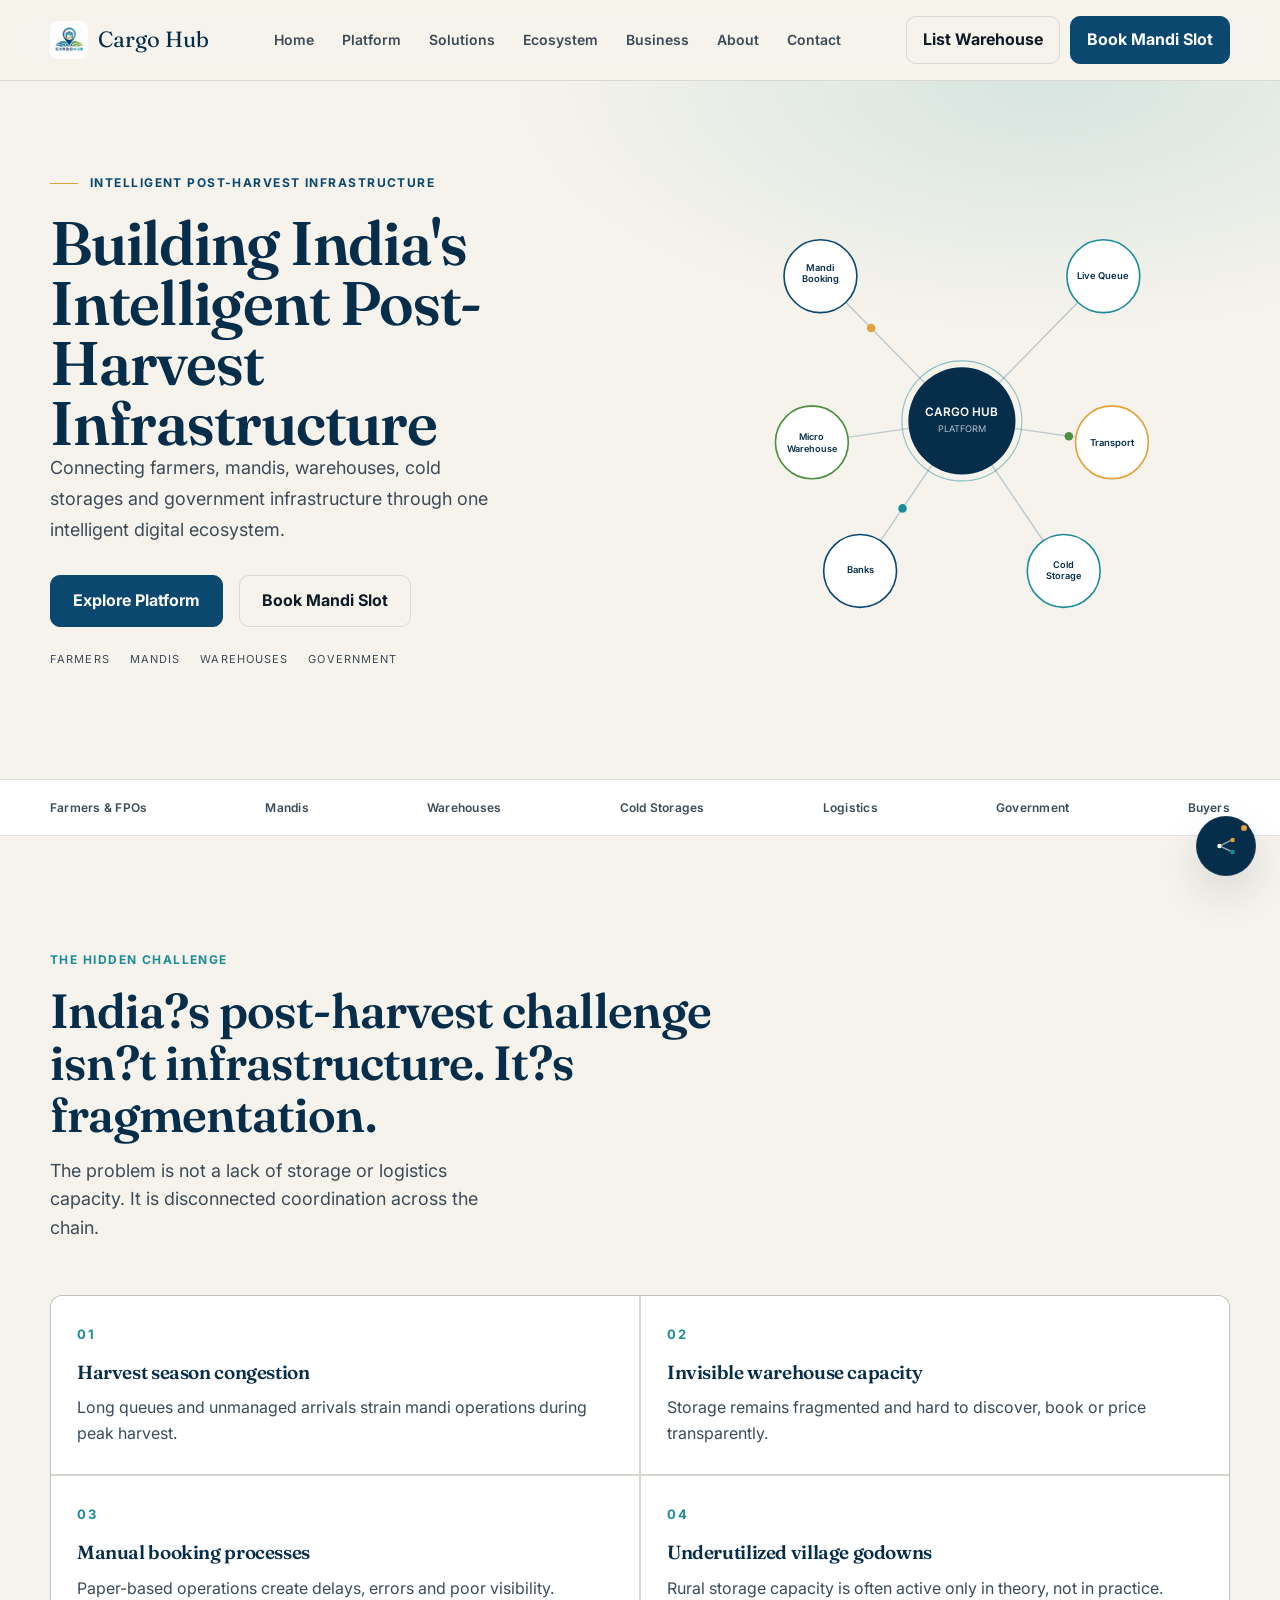
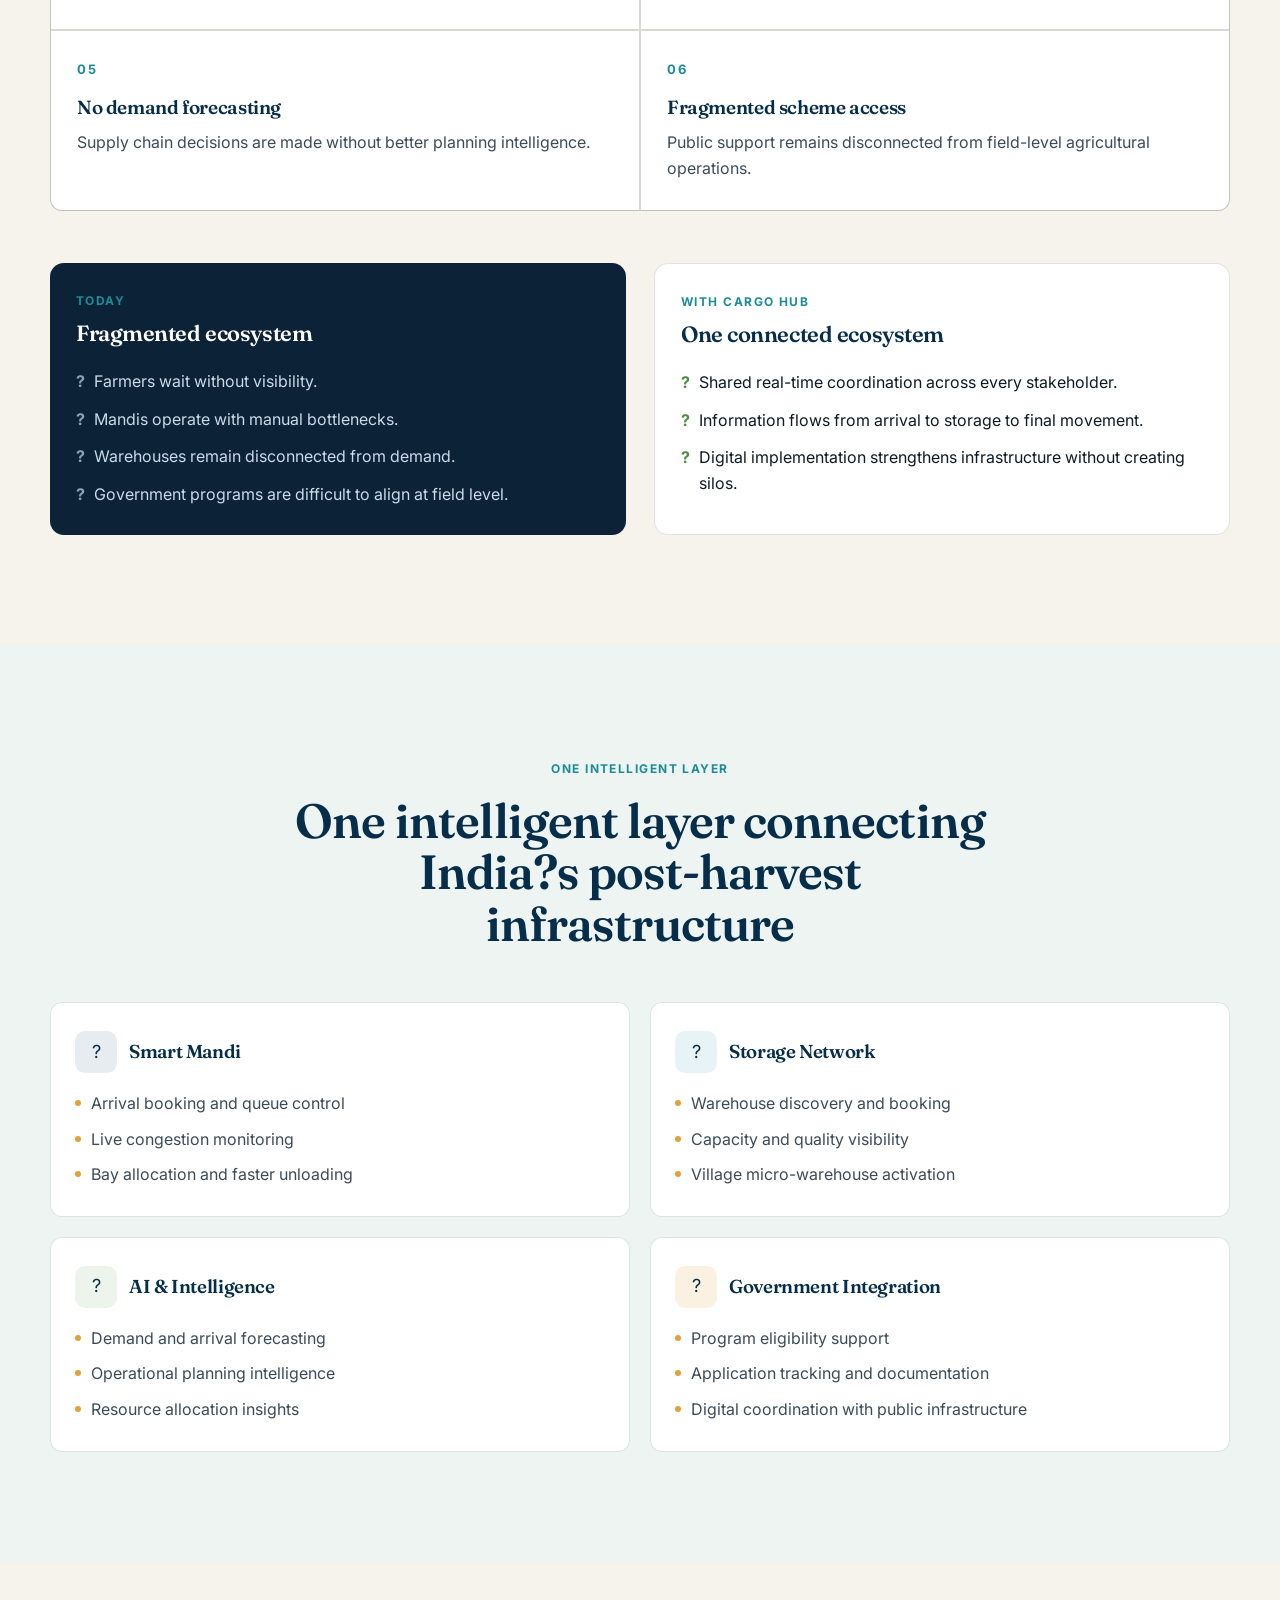
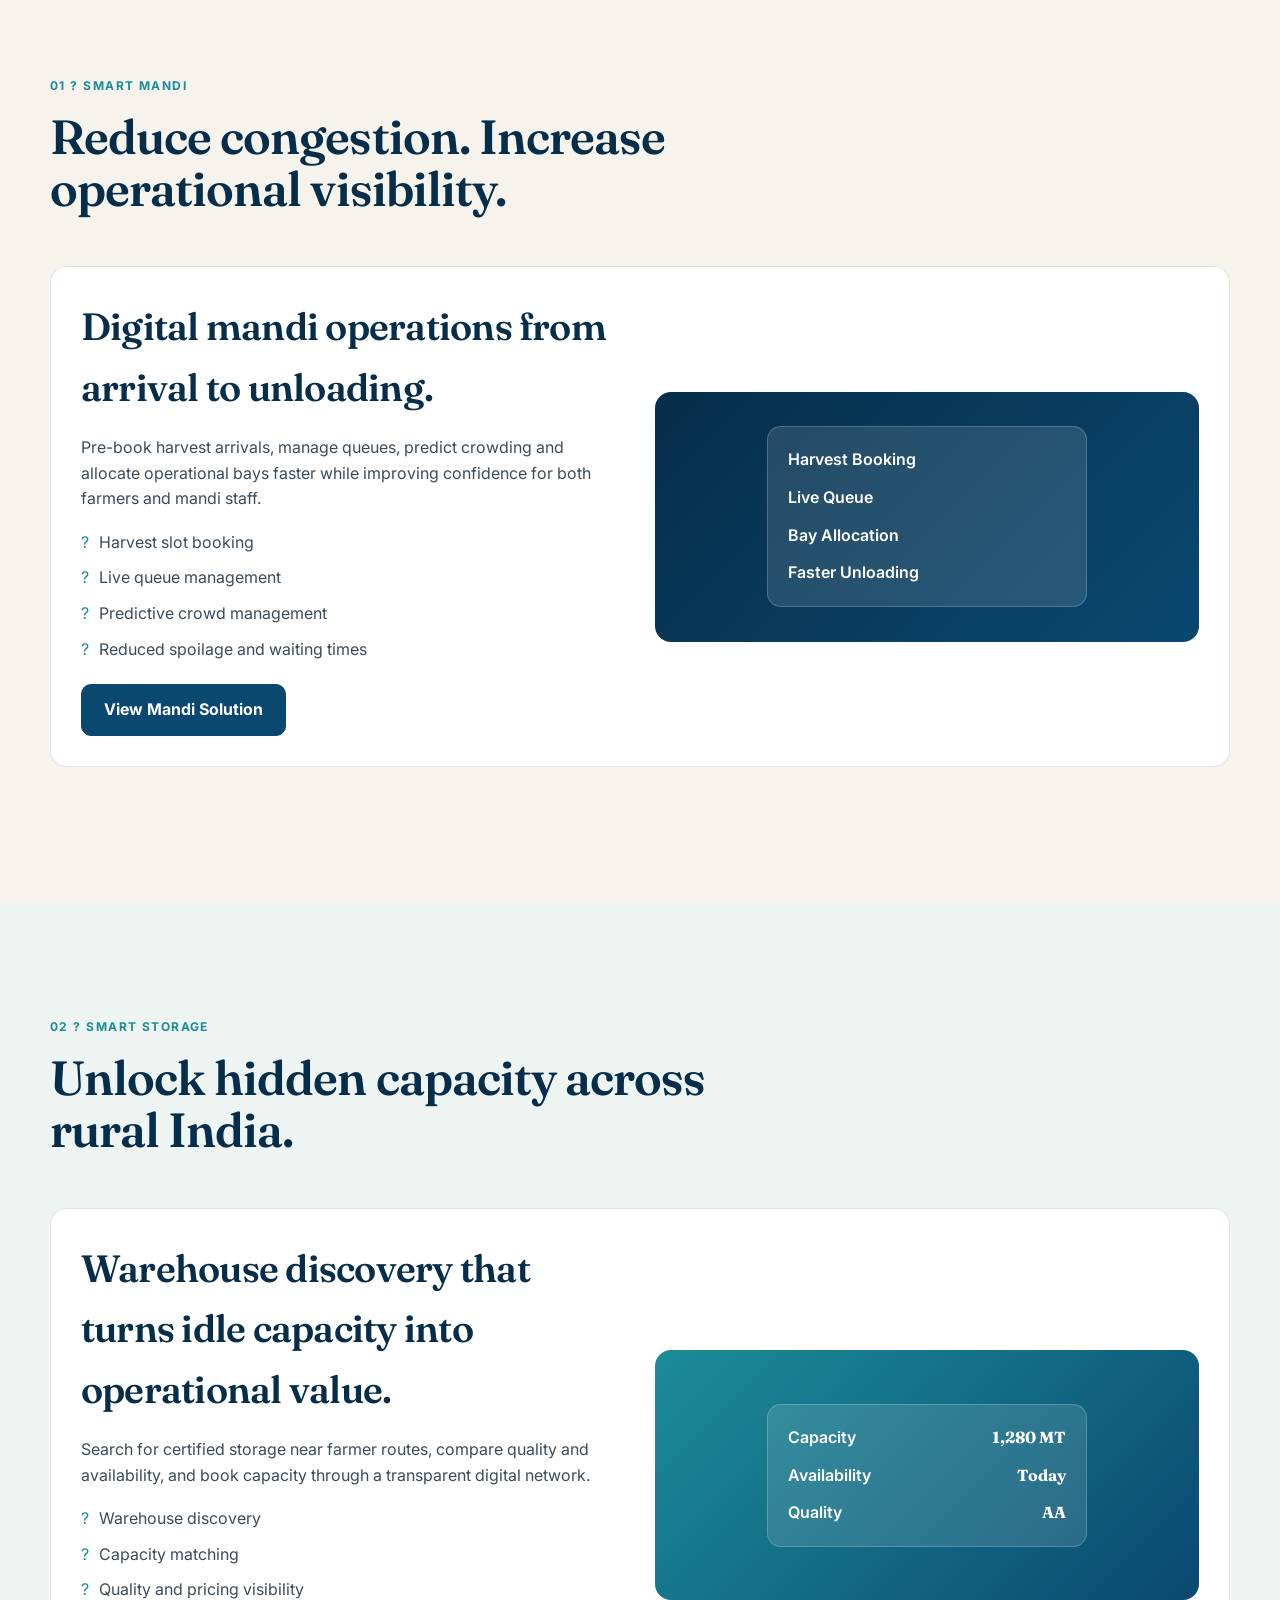
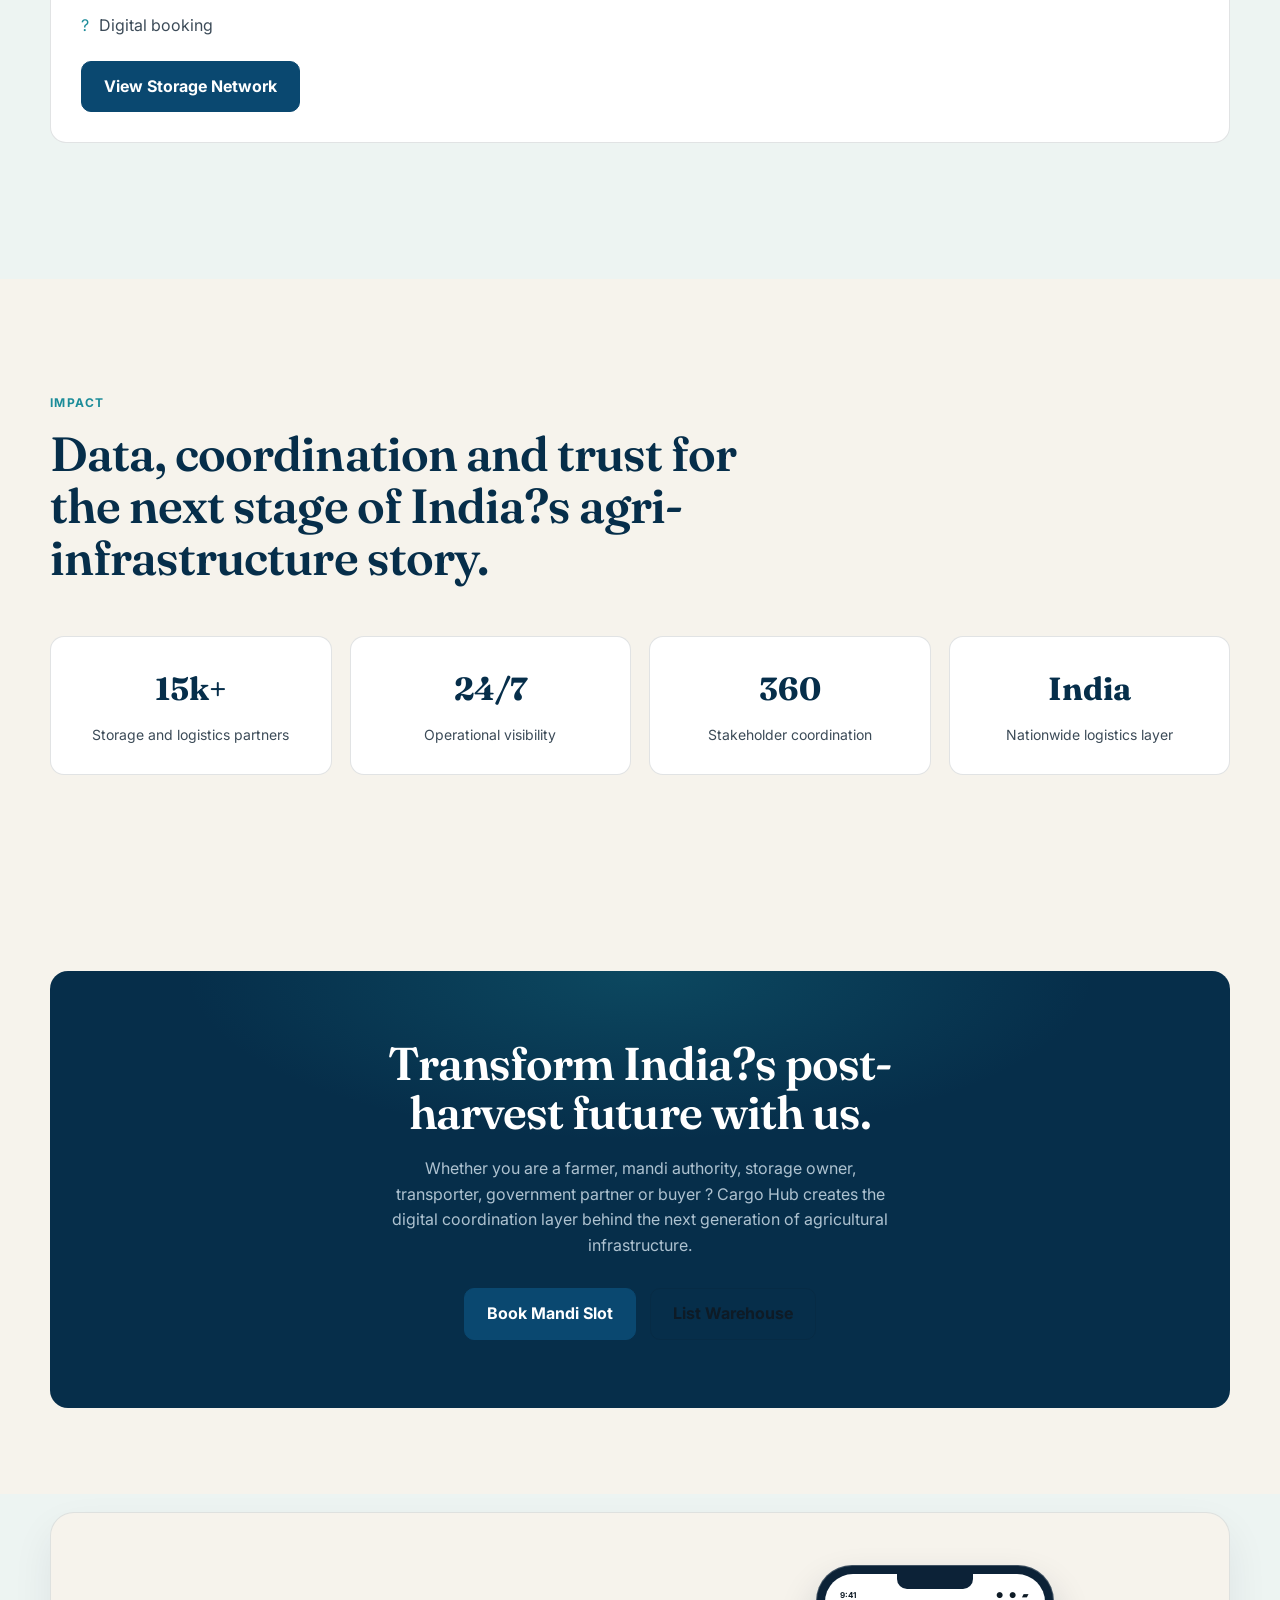
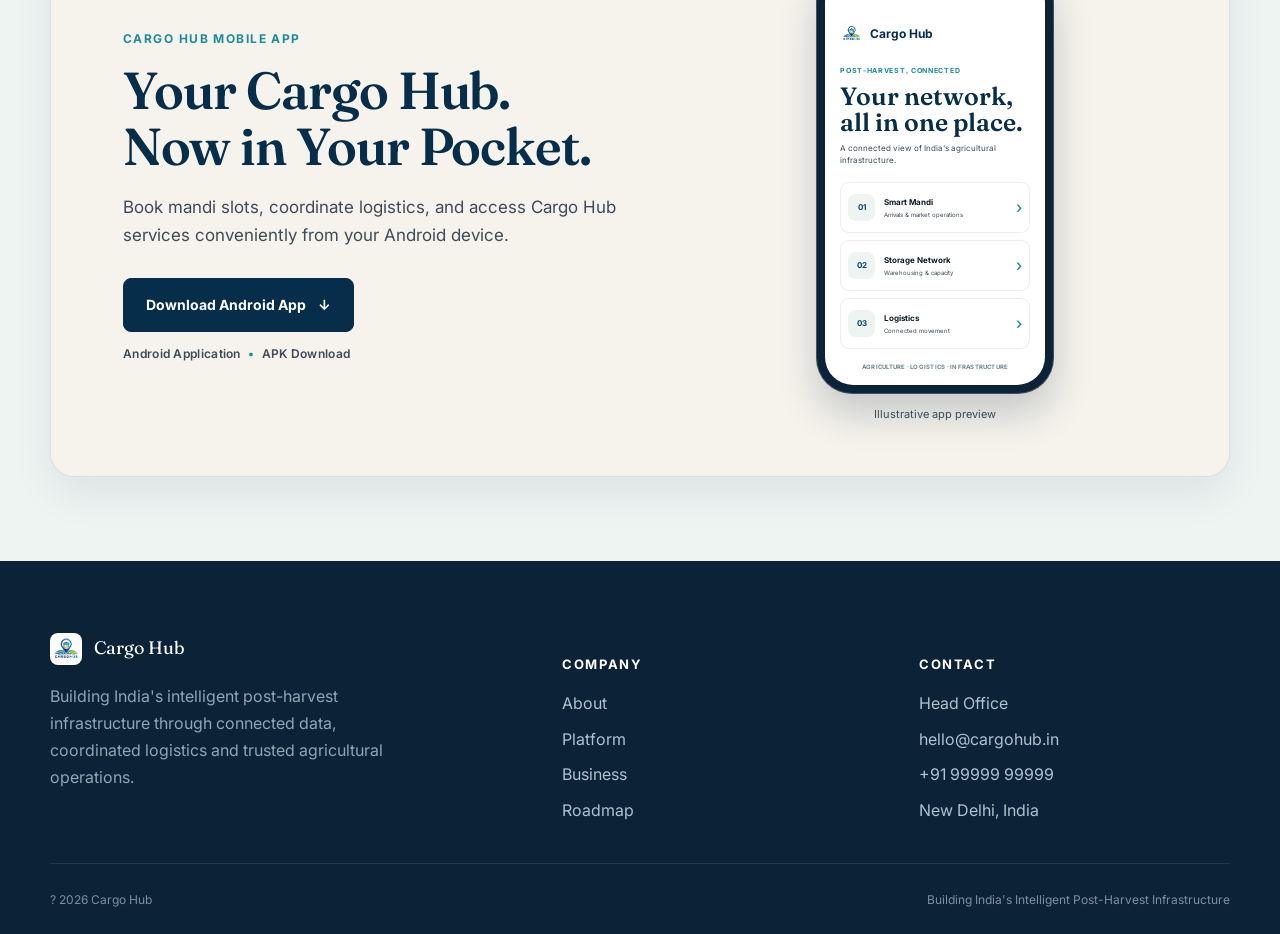
<file: index.html>
<!DOCTYPE html>
<html lang="en">
<head>
  <meta charset="UTF-8" />
  <meta name="viewport" content="width=device-width, initial-scale=1.0" />
  <title>Cargo Hub | Building India's Intelligent Post-Harvest Infrastructure</title>
  <meta name="description" content="Cargo Hub connects farmers, mandis, warehouses, cold storages and government infrastructure through one intelligent digital ecosystem." />
  <meta name="canonical" content="https://example.com/" />
  <meta property="og:title" content="Cargo Hub | Building India's Intelligent Post-Harvest Infrastructure" />
  <meta property="og:description" content="One connected platform for India?s post-harvest infrastructure landscape." />
  <meta property="og:type" content="website" />
  <link rel="icon" href="assets/cargohub-logo.jpeg" />
  <link rel="preconnect" href="https://fonts.googleapis.com" />
  <link rel="preconnect" href="https://fonts.gstatic.com" crossorigin />
  <link href="https://fonts.googleapis.com/css2?family=Fraunces:opsz,wght@9..144,500;9..144,600;9..144,700&family=Inter:wght@400;500;600;700&display=swap" rel="stylesheet" />
  <link rel="stylesheet" href="style.css" />
</head>
<body>
  <header class="navbar">
    <div class="wrap navbar-inner">
      <a href="index.html" class="brand" aria-label="Cargo Hub home">
        <img src="assets/cargohub-logo.jpeg" alt="Cargo Hub logo" />
        <span class="brand-name">Cargo Hub</span>
      </a>
      <nav class="nav-links" aria-label="Main navigation">
        <a href="index.html" data-nav>Home</a>
        <div class="nav-item">
          <a href="platform.html" class="nav-trigger" data-nav aria-expanded="false">Platform</a>
          <div class="mega-menu">
            <div class="mega-menu-grid">
              <a href="smart-mandi.html" class="mega-item">
                <span class="mega-icon">01</span>
                <span>
                  <strong>Smart Mandi</strong>
                  <small>Digitize arrivals, queues and unloading.</small>
                </span>
              </a>
              <a href="storage-network.html" class="mega-item">
                <span class="mega-icon">02</span>
                <span>
                  <strong>Smart Storage Network</strong>
                  <small>Discover and book storage intelligently.</small>
                </span>
              </a>
              <a href="platform.html" class="mega-item">
                <span class="mega-icon">03</span>
                <span>
                  <strong>AI &amp; Intelligence</strong>
                  <small>Predictive planning for post-harvest operations.</small>
                </span>
              </a>
              <a href="government.html" class="mega-item">
                <span class="mega-icon">04</span>
                <span>
                  <strong>Government Integration</strong>
                  <small>Connect field operations to public programs.</small>
                </span>
              </a>
            </div>
          </div>
        </div>
        <a href="smart-mandi.html" data-nav>Solutions</a>
        <a href="ecosystem.html" data-nav>Ecosystem</a>
        <a href="business.html" data-nav>Business</a>
        <a href="about.html" data-nav>About</a>
        <a href="contact.html" data-nav>Contact</a>
      </nav>
      <div class="nav-ctas">
        <button class="btn btn-ghost btn-sm" type="button" data-open-modal="warehouse">List Warehouse</button>
        <button class="btn btn-primary btn-sm" type="button" data-open-modal="mandi">Book Mandi Slot</button>
      </div>
      <button class="hamburger" id="hamburgerBtn" type="button" aria-label="Open menu">
        <span></span><span></span><span></span>
      </button>
    </div>
  </header>

  <div class="mobile-drawer" id="mobileDrawer" aria-label="Mobile menu">
    <div class="mobile-drawer-top">
      <a href="index.html" class="brand">
        <img src="assets/cargohub-logo.jpeg" alt="Cargo Hub logo" />
        <span class="brand-name">Cargo Hub</span>
      </a>
      <button class="drawer-close" id="drawerClose" type="button" aria-label="Close menu">&times;</button>
    </div>
    <nav class="mobile-menu" aria-label="Mobile navigation">
      <a href="index.html" data-nav-mobile>Home</a>
      <a href="platform.html" data-nav-mobile>Platform</a>
      <div class="mobile-menu-group">
        <button class="drawer-accordion" type="button">Solutions</button>
        <div class="mobile-submenu">
          <a href="smart-mandi.html" data-nav-mobile>Smart Mandi</a>
          <a href="storage-network.html" data-nav-mobile>Smart Storage Network</a>
          <a href="platform.html" data-nav-mobile>AI &amp; Intelligence</a>
          <a href="government.html" data-nav-mobile>Government Integration</a>
        </div>
      </div>
      <a href="ecosystem.html" data-nav-mobile>Ecosystem</a>
      <a href="business.html" data-nav-mobile>Business</a>
      <a href="about.html" data-nav-mobile>About</a>
      <a href="contact.html" data-nav-mobile>Contact</a>
    </nav>
    <div class="mobile-drawer-ctas">
      <button class="btn btn-ghost btn-block" type="button" data-open-modal="warehouse">List Warehouse</button>
      <button class="btn btn-primary btn-block" type="button" data-open-modal="mandi">Book Mandi Slot</button>
    </div>
  </div>

  <main>
    <section class="hero">
      <div class="wrap hero-grid">
        <div class="hero-copy reveal">
          <span class="hero-eyebrow">INTELLIGENT POST-HARVEST INFRASTRUCTURE</span>
          <h1>Building India's Intelligent Post-Harvest Infrastructure</h1>
          <p class="lede">Connecting farmers, mandis, warehouses, cold storages and government infrastructure through one intelligent digital ecosystem.</p>
          <div class="hero-ctas">
            <a href="platform.html" class="btn btn-primary">Explore Platform</a>
            <button type="button" class="btn btn-ghost" data-open-modal="mandi">Book Mandi Slot</button>
          </div>
          <div class="hero-meta">
            <span>Farmers</span>
            <span>Mandis</span>
            <span>Warehouses</span>
            <span>Government</span>
          </div>
        </div>
        <div class="hero-visual reveal">
          <svg class="network-svg" viewBox="0 0 500 500" role="img" aria-label="Cargo Hub ecosystem network">
            <g stroke="#0A4870" stroke-opacity="0.25" stroke-width="1.3" fill="none">
              <path d="M250 250 L118 115" />
              <path d="M250 250 L382 115" />
              <path d="M250 250 L110 270" />
              <path d="M250 250 L390 270" />
              <path d="M250 250 L155 390" />
              <path d="M250 250 L345 390" />
            </g>
            <circle cx="250" cy="250" r="50" fill="#062E4A"/>
            <circle cx="250" cy="250" r="56" fill="none" stroke="#1C8C99" stroke-opacity="0.5"/>
            <text x="250" y="245" text-anchor="middle" fill="#fff" font-size="11" font-family="Inter, sans-serif" font-weight="600">CARGO HUB</text>
            <text x="250" y="260" text-anchor="middle" fill="#AEC2D0" font-size="8.5" font-family="Inter, sans-serif">PLATFORM</text>

            <circle cx="118" cy="115" r="34" fill="#fff" stroke="#0A4870" stroke-width="1.5" />
            <text x="118" y="110" text-anchor="middle" font-size="8.7" font-family="Inter, sans-serif" fill="#062E4A" font-weight="600">Mandi</text>
            <text x="118" y="120" text-anchor="middle" font-size="8.7" font-family="Inter, sans-serif" fill="#062E4A" font-weight="600">Booking</text>

            <circle cx="382" cy="115" r="34" fill="#fff" stroke="#1C8C99" stroke-width="1.5" />
            <text x="382" y="118" text-anchor="middle" font-size="8.8" font-family="Inter, sans-serif" fill="#062E4A" font-weight="600">Live Queue</text>

            <circle cx="110" cy="270" r="34" fill="#fff" stroke="#4C8F3E" stroke-width="1.5" />
            <text x="110" y="268" text-anchor="middle" font-size="8.5" font-family="Inter, sans-serif" fill="#062E4A" font-weight="600">Micro</text>
            <text x="110" y="279" text-anchor="middle" font-size="8.5" font-family="Inter, sans-serif" fill="#062E4A" font-weight="600">Warehouse</text>

            <circle cx="390" cy="270" r="34" fill="#fff" stroke="#E3A13B" stroke-width="1.5" />
            <text x="390" y="273" text-anchor="middle" font-size="8.8" font-family="Inter, sans-serif" fill="#062E4A" font-weight="600">Transport</text>

            <circle cx="155" cy="390" r="34" fill="#fff" stroke="#0A4870" stroke-width="1.5" />
            <text x="155" y="392" text-anchor="middle" font-size="8.8" font-family="Inter, sans-serif" fill="#062E4A" font-weight="600">Banks</text>

            <circle cx="345" cy="390" r="34" fill="#fff" stroke="#1C8C99" stroke-width="1.5" />
            <text x="345" y="387" text-anchor="middle" font-size="8.6" font-family="Inter, sans-serif" fill="#062E4A" font-weight="600">Cold</text>
            <text x="345" y="398" text-anchor="middle" font-size="8.6" font-family="Inter, sans-serif" fill="#062E4A" font-weight="600">Storage</text>

            <circle r="4" fill="#E3A13B">
              <animateMotion dur="4s" repeatCount="indefinite" path="M250 250 L118 115" />
            </circle>
            <circle r="4" fill="#4C8F3E">
              <animateMotion dur="3.6s" repeatCount="indefinite" path="M250 250 L390 270" />
            </circle>
            <circle r="4" fill="#1C8C99">
              <animateMotion dur="4.4s" repeatCount="indefinite" path="M250 250 L155 390" />
            </circle>
          </svg>
        </div>
      </div>
    </section>

    <div class="trust-strip">
      <div class="wrap trust-list">
        <span>Farmers &amp; FPOs</span>
        <span>Mandis</span>
        <span>Warehouses</span>
        <span>Cold Storages</span>
        <span>Logistics</span>
        <span>Government</span>
        <span>Buyers</span>
      </div>
    </div>

    <section class="section" id="problem">
      <div class="wrap">
        <div class="section-head reveal">
          <span class="kicker">The Hidden Challenge</span>
          <h2>India?s post-harvest challenge isn?t infrastructure. It?s fragmentation.</h2>
          <p class="lede">The problem is not a lack of storage or logistics capacity. It is disconnected coordination across the chain.</p>
        </div>
        <div class="problem-grid reveal">
          <article class="problem-card"><span class="num">01</span><h4>Harvest season congestion</h4><p>Long queues and unmanaged arrivals strain mandi operations during peak harvest.</p></article>
          <article class="problem-card"><span class="num">02</span><h4>Invisible warehouse capacity</h4><p>Storage remains fragmented and hard to discover, book or price transparently.</p></article>
          <article class="problem-card"><span class="num">03</span><h4>Manual booking processes</h4><p>Paper-based operations create delays, errors and poor visibility.</p></article>
          <article class="problem-card"><span class="num">04</span><h4>Underutilized village godowns</h4><p>Rural storage capacity is often active only in theory, not in practice.</p></article>
          <article class="problem-card"><span class="num">05</span><h4>No demand forecasting</h4><p>Supply chain decisions are made without better planning intelligence.</p></article>
          <article class="problem-card"><span class="num">06</span><h4>Fragmented scheme access</h4><p>Public support remains disconnected from field-level agricultural operations.</p></article>
        </div>

        <div class="compare reveal">
          <div class="compare-col today">
            <span class="compare-label">TODAY</span>
            <h3>Fragmented ecosystem</h3>
            <ul class="compare-list">
              <li>Farmers wait without visibility.</li>
              <li>Mandis operate with manual bottlenecks.</li>
              <li>Warehouses remain disconnected from demand.</li>
              <li>Government programs are difficult to align at field level.</li>
            </ul>
          </div>
          <div class="compare-col tomorrow">
            <span class="compare-label">WITH CARGO HUB</span>
            <h3>One connected ecosystem</h3>
            <ul class="compare-list">
              <li>Shared real-time coordination across every stakeholder.</li>
              <li>Information flows from arrival to storage to final movement.</li>
              <li>Digital implementation strengthens infrastructure without creating silos.</li>
            </ul>
          </div>
        </div>
      </div>
    </section>

    <section class="section on-cool" id="platform">
      <div class="wrap">
        <div class="section-head center reveal">
          <span class="kicker">One Intelligent Layer</span>
          <h2>One intelligent layer connecting India?s post-harvest infrastructure</h2>
        </div>
        <div class="quadrants reveal">
          <article class="quad-card q-mandi">
            <div class="quad-top"><span class="quad-icon">?</span><h3>Smart Mandi</h3></div>
            <ul>
              <li>Arrival booking and queue control</li>
              <li>Live congestion monitoring</li>
              <li>Bay allocation and faster unloading</li>
            </ul>
          </article>
          <article class="quad-card q-storage">
            <div class="quad-top"><span class="quad-icon">?</span><h3>Storage Network</h3></div>
            <ul>
              <li>Warehouse discovery and booking</li>
              <li>Capacity and quality visibility</li>
              <li>Village micro-warehouse activation</li>
            </ul>
          </article>
          <article class="quad-card q-intel">
            <div class="quad-top"><span class="quad-icon">?</span><h3>AI &amp; Intelligence</h3></div>
            <ul>
              <li>Demand and arrival forecasting</li>
              <li>Operational planning intelligence</li>
              <li>Resource allocation insights</li>
            </ul>
          </article>
          <article class="quad-card q-infra">
            <div class="quad-top"><span class="quad-icon">?</span><h3>Government Integration</h3></div>
            <ul>
              <li>Program eligibility support</li>
              <li>Application tracking and documentation</li>
              <li>Digital coordination with public infrastructure</li>
            </ul>
          </article>
        </div>
      </div>
    </section>

    <section class="section" id="smart-mandi">
      <div class="wrap">
        <div class="section-head reveal">
          <span class="kicker">01 ? Smart Mandi</span>
          <h2>Reduce congestion. Increase operational visibility.</h2>
        </div>
        <div class="feature-panel reveal">
          <div class="feature-copy">
            <h3>Digital mandi operations from arrival to unloading.</h3>
            <p>Pre-book harvest arrivals, manage queues, predict crowding and allocate operational bays faster while improving confidence for both farmers and mandi staff.</p>
            <ul class="benefits-list">
              <li>Harvest slot booking</li>
              <li>Live queue management</li>
              <li>Predictive crowd management</li>
              <li>Reduced spoilage and waiting times</li>
            </ul>
            <a href="smart-mandi.html" class="btn btn-primary">View Mandi Solution</a>
          </div>
          <div class="feature-visual navy-visual">
            <div class="stack-card"><span>Harvest Booking</span><span>Live Queue</span><span>Bay Allocation</span><span>Faster Unloading</span></div>
          </div>
        </div>
      </div>
    </section>

    <section class="section on-cool" id="storage">
      <div class="wrap">
        <div class="section-head reveal">
          <span class="kicker">02 ? Smart Storage</span>
          <h2>Unlock hidden capacity across rural India.</h2>
        </div>
        <div class="feature-panel reverse reveal">
          <div class="feature-copy">
            <h3>Warehouse discovery that turns idle capacity into operational value.</h3>
            <p>Search for certified storage near farmer routes, compare quality and availability, and book capacity through a transparent digital network.</p>
            <ul class="benefits-list">
              <li>Warehouse discovery</li>
              <li>Capacity matching</li>
              <li>Quality and pricing visibility</li>
              <li>Digital booking</li>
            </ul>
            <a href="storage-network.html" class="btn btn-primary">View Storage Network</a>
          </div>
          <div class="feature-visual teal-visual">
            <div class="mini-metrics">
              <div>Capacity <strong>1,280 MT</strong></div>
              <div>Availability <strong>Today</strong></div>
              <div>Quality <strong>AA</strong></div>
            </div>
          </div>
        </div>
      </div>
    </section>

    <section class="section" id="impact">
      <div class="wrap">
        <div class="section-head reveal">
          <span class="kicker">Impact</span>
          <h2>Data, coordination and trust for the next stage of India?s agri-infrastructure story.</h2>
        </div>
        <div class="stats-grid reveal">
          <div class="stat-card"><strong>15k+</strong><span>Storage and logistics partners</span></div>
          <div class="stat-card"><strong>24/7</strong><span>Operational visibility</span></div>
          <div class="stat-card"><strong>360</strong><span>Stakeholder coordination</span></div>
          <div class="stat-card"><strong>India</strong><span>Nationwide logistics layer</span></div>
        </div>
      </div>
    </section>

    <section class="section--tight">
      <div class="wrap">
        <div class="final-cta reveal">
          <h2>Transform India?s post-harvest future with us.</h2>
          <p>Whether you are a farmer, mandi authority, storage owner, transporter, government partner or buyer ? Cargo Hub creates the digital coordination layer behind the next generation of agricultural infrastructure.</p>
          <div class="final-cta-btns">
            <button type="button" class="btn btn-primary" data-open-modal="mandi">Book Mandi Slot</button>
            <button type="button" class="btn btn-ghost" data-open-modal="warehouse">List Warehouse</button>
          </div>
        </div>
      </div>
    </section>

    <section class="app-download" id="download-app" aria-labelledby="app-download-title">
      <div class="wrap app-download-panel">
        <div class="app-download-copy">
          <span class="kicker">Cargo Hub Mobile App</span>
          <h2 id="app-download-title">Your Cargo Hub. Now in Your Pocket.</h2>
          <p>Book mandi slots, coordinate logistics, and access Cargo Hub services conveniently from your Android device.</p>
          <a class="app-download-button" href="/downloads/cargo-hub.apk" download="cargo-hub.apk">
            Download Android App <span aria-hidden="true">↓</span>
          </a>
          <span class="app-download-note">Android Application <span aria-hidden="true">•</span> APK Download</span>
        </div>

        <div class="app-phone-wrap">
          <div class="app-phone" role="img" aria-label="Illustrative preview of the Cargo Hub Android app">
            <div class="app-phone-screen">
              <div class="app-phone-status" aria-hidden="true">
                <span>9:41</span><span class="app-phone-status-icons">● ● ▰</span>
              </div>
              <div class="app-phone-brand">
                <img src="assets/cargohub-logo.jpeg" alt="" />
                <span>Cargo Hub</span>
              </div>
              <div class="app-phone-intro">
                <span>POST-HARVEST, CONNECTED</span>
                <strong>Your network,<br />all in one place.</strong>
                <p>A connected view of India's agricultural infrastructure.</p>
              </div>
              <div class="app-phone-services" aria-hidden="true">
                <div><span class="app-phone-service-icon">01</span><span><strong>Smart Mandi</strong><small>Arrivals &amp; market operations</small></span><b>›</b></div>
                <div><span class="app-phone-service-icon">02</span><span><strong>Storage Network</strong><small>Warehousing &amp; capacity</small></span><b>›</b></div>
                <div><span class="app-phone-service-icon">03</span><span><strong>Logistics</strong><small>Connected movement</small></span><b>›</b></div>
              </div>
              <div class="app-phone-footer">AGRICULTURE · LOGISTICS · INFRASTRUCTURE</div>
            </div>
          </div>
          <span class="app-phone-caption">Illustrative app preview</span>
        </div>
      </div>
    </section>
  </main>

  <footer class="site-footer" id="about-contact">
    <div class="wrap">
      <div class="footer-top">
        <div>
          <div class="footer-brand">
            <img src="assets/cargohub-logo.jpeg" alt="Cargo Hub logo" />
            <div class="footer-brand-name">Cargo Hub</div>
          </div>
          <p class="footer-tag">Building India's intelligent post-harvest infrastructure through connected data, coordinated logistics and trusted agricultural operations.</p>
        </div>
        <div class="footer-col">
          <h5>Company</h5>
          <ul>
            <li><a href="about.html">About</a></li>
            <li><a href="platform.html">Platform</a></li>
            <li><a href="business.html">Business</a></li>
            <li><a href="roadmap.html">Roadmap</a></li>
          </ul>
        </div>
        <div class="footer-col">
          <h5>Contact</h5>
          <ul>
            <li><a href="contact.html">Head Office</a></li>
            <li><a href="mailto:hello@cargohub.in">hello@cargohub.in</a></li>
            <li><a href="tel:+919999999999">+91 99999 99999</a></li>
            <li><a href="contact.html">New Delhi, India</a></li>
          </ul>
        </div>
      </div>
      <div class="footer-bottom">
        <span>? <span id="year"></span> Cargo Hub</span>
        <span>Building India's Intelligent Post-Harvest Infrastructure</span>
      </div>
    </div>
  </footer>

  <div class="modal-overlay" id="modal-mandi">
    <div class="modal" role="dialog" aria-modal="true" aria-labelledby="modal-mandi-title">
      <div class="modal-top"><h3 id="modal-mandi-title">Book Mandi Slot</h3><button class="modal-close" type="button" data-close-modal aria-label="Close dialog">&times;</button></div>
      <p class="modal-sub">Reserve a pre-scheduled arrival window and skip the queue.</p>
      <form id="form-mandi">
        <div class="form-row"><label for="name">Full Name</label><input id="name" name="name" type="text" placeholder="Your name" required /></div>
        <div class="form-grid-2"><div class="form-row"><label for="phone">Phone Number</label><input id="phone" name="phone" type="tel" placeholder="+91 9..." required /></div><div class="form-row"><label for="commodity">Commodity</label><input id="commodity" name="commodity" type="text" placeholder="Wheat, Rice..." required /></div></div>
        <div class="form-grid-2"><div class="form-row"><label for="tonnage">Tonnage</label><input id="tonnage" name="tonnage" type="text" placeholder="e.g. 12 MT" required /></div><div class="form-row"><label for="date">Preferred Date</label><input id="date" name="date" type="date" required /></div></div>
        <div class="form-row"><label for="mandi">Mandi / APMC</label><input id="mandi" name="mandi" type="text" placeholder="Mandi name" required /></div>
        <button class="btn btn-primary btn-block" type="submit">Submit Request</button>
        <p class="form-note">This form is connected to the existing Cargo Hub Google Form workflow.</p>
      </form>
      <div class="form-success" id="success-mandi"><div class="fs-icon">?</div><h4>Request submitted</h4><p>Your booking request has been received and routed to the existing Cargo Hub form flow.</p></div>
    </div>
  </div>

  <div class="modal-overlay" id="modal-warehouse">
    <div class="modal" role="dialog" aria-modal="true" aria-labelledby="modal-warehouse-title">
      <div class="modal-top"><h3 id="modal-warehouse-title">List Your Warehouse</h3><button class="modal-close" type="button" data-close-modal aria-label="Close dialog">&times;</button></div>
      <p class="modal-sub">Register your facility and start earning from available capacity.</p>
      <form id="form-warehouse">
        <div class="form-grid-2"><div class="form-row"><label for="owner">Owner Name</label><input id="owner" name="owner" type="text" placeholder="Owner or contact" required /></div><div class="form-row"><label for="org">Organisation</label><input id="org" name="org" type="text" placeholder="Warehouse / firm" required /></div></div>
        <div class="form-grid-2"><div class="form-row"><label for="type">Warehouse Type</label><select id="type" name="type" required><option value="">Select type</option><option>Godown</option><option>Cold Storage</option><option>Warehouse</option><option>Silos / Bulk Storage</option></select></div><div class="form-row"><label for="capacity">Capacity</label><input id="capacity" name="capacity" type="text" placeholder="e.g. 2500 MT" required /></div></div>
        <div class="form-row"><label for="location">Location</label><input id="location" name="location" type="text" placeholder="Village / district / state" required /></div>
        <div class="form-grid-2"><div class="form-row"><label for="phone-warehouse">Phone</label><input id="phone-warehouse" name="phone" type="tel" placeholder="+91 ..." required /></div><div class="form-row"><label for="email">Email</label><input id="email" name="email" type="email" placeholder="you@example.com" required /></div></div>
        <button class="btn btn-primary btn-block" type="submit">List Facility</button>
        <p class="form-note">This form is connected to the existing Cargo Hub warehouse registration flow.</p>
      </form>
      <div class="form-success" id="success-warehouse"><div class="fs-icon">?</div><h4>Warehouse listed</h4><p>Your registration has been received and routed to the existing Cargo Hub warehouse form flow.</p></div>
    </div>
  </div>

  <script src="script.js"></script><script src="chatbot.js" defer></script>
</body>
</html>
</file>
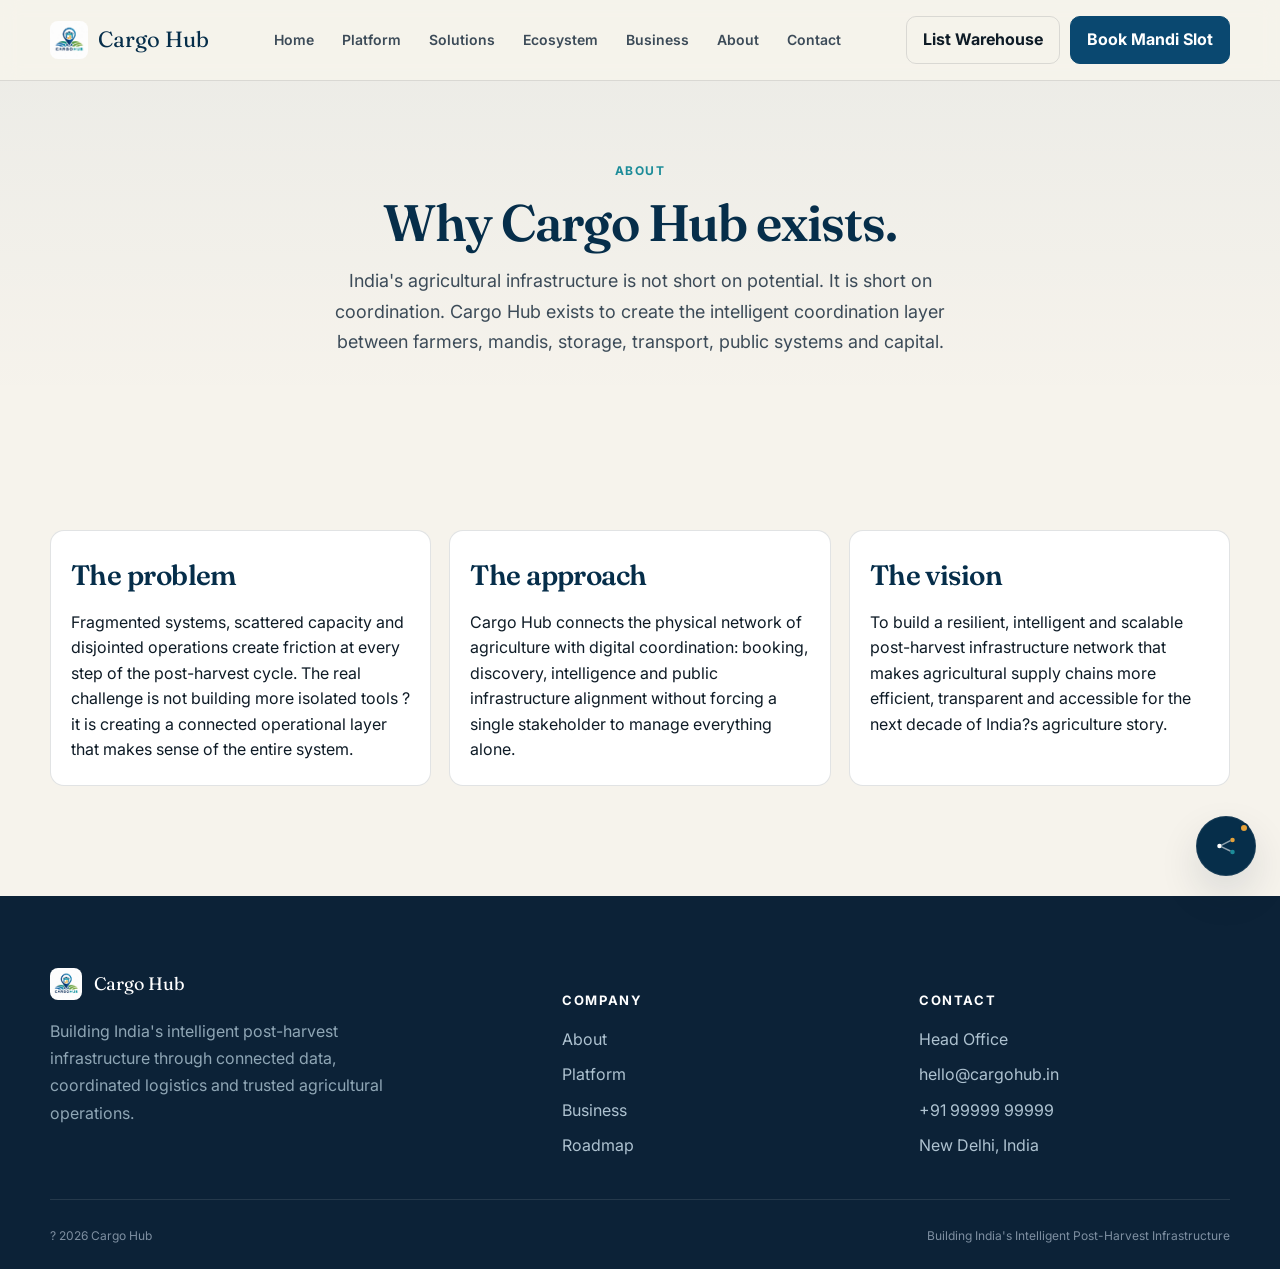
<file: about.html>
<!DOCTYPE html>
<html lang="en">

<head>
    <meta charset="UTF-8" />
    <meta name="viewport" content="width=device-width, initial-scale=1.0" />
    <title>About | Cargo Hub</title>
    <meta name="description"
        content="Learn why Cargo Hub exists: to build the intelligent coordination layer for India?s fragmented post-harvest infrastructure." />
    <link rel="icon" href="assets/cargohub-logo.jpeg" />
    <link rel="preconnect" href="https://fonts.googleapis.com" />
    <link rel="preconnect" href="https://fonts.gstatic.com" crossorigin />
    <link
        href="https://fonts.googleapis.com/css2?family=Fraunces:opsz,wght@9..144,500;9..144,600;9..144,700&family=Inter:wght@400;500;600;700&display=swap"
        rel="stylesheet" />
    <link rel="stylesheet" href="style.css" />
</head>

<body>
    <header class="navbar">
        <div class="wrap navbar-inner"><a href="index.html" class="brand"><img src="assets/cargohub-logo.jpeg"
                    alt="Cargo Hub logo" /><span class="brand-name">Cargo Hub</span></a>
            <nav class="nav-links" aria-label="Main navigation"><a href="index.html" data-nav>Home</a>
                <div class="nav-item"><a href="platform.html" class="nav-trigger" data-nav
                        aria-expanded="false">Platform</a>
                    <div class="mega-menu">
                        <div class="mega-menu-grid"><a href="smart-mandi.html" class="mega-item"><span
                                    class="mega-icon">01</span><span><strong>Smart Mandi</strong><small>Digitize
                                        arrivals, queues and unloading.</small></span></a><a href="storage-network.html"
                                class="mega-item"><span class="mega-icon">02</span><span><strong>Smart Storage
                                        Network</strong><small>Discover and book storage
                                        intelligently.</small></span></a><a href="platform.html" class="mega-item"><span
                                    class="mega-icon">03</span><span><strong>AI &amp;
                                        Intelligence</strong><small>Predictive planning for post-harvest
                                        operations.</small></span></a><a href="government.html" class="mega-item"><span
                                    class="mega-icon">04</span><span><strong>Government
                                        Integration</strong><small>Connect field operations to public
                                        programs.</small></span></a></div>
                    </div>
                </div><a href="smart-mandi.html" data-nav>Solutions</a><a href="ecosystem.html" data-nav>Ecosystem</a><a
                    href="business.html" data-nav>Business</a><a href="about.html" data-nav>About</a><a
                    href="contact.html" data-nav>Contact</a>
            </nav>
            <div class="nav-ctas"><button class="btn btn-ghost btn-sm" type="button" data-open-modal="warehouse">List
                    Warehouse</button><button class="btn btn-primary btn-sm" type="button" data-open-modal="mandi">Book
                    Mandi Slot</button></div><button class="hamburger" id="hamburgerBtn" type="button"
                aria-label="Open menu"><span></span><span></span><span></span></button>
        </div>
    </header>
    <div class="mobile-drawer" id="mobileDrawer">
        <div class="mobile-drawer-top"><a href="index.html" class="brand"><img src="assets/cargohub-logo.jpeg"
                    alt="Cargo Hub logo" /><span class="brand-name">Cargo Hub</span></a><button class="drawer-close"
                id="drawerClose" type="button" aria-label="Close menu">&times;</button></div>
        <nav class="mobile-menu"><a href="index.html" data-nav-mobile>Home</a><a href="platform.html"
                data-nav-mobile>Platform</a>
            <div class="mobile-menu-group"><button class="drawer-accordion" type="button">Solutions</button>
                <div class="mobile-submenu"><a href="smart-mandi.html" data-nav-mobile>Smart Mandi</a><a
                        href="storage-network.html" data-nav-mobile>Smart Storage Network</a><a href="platform.html"
                        data-nav-mobile>AI &amp; Intelligence</a><a href="government.html" data-nav-mobile>Government
                        Integration</a></div>
            </div><a href="ecosystem.html" data-nav-mobile>Ecosystem</a><a href="business.html"
                data-nav-mobile>Business</a><a href="about.html" data-nav-mobile>About</a><a href="contact.html"
                data-nav-mobile>Contact</a>
        </nav>
        <div class="mobile-drawer-ctas"><button class="btn btn-ghost btn-block" type="button"
                data-open-modal="warehouse">List Warehouse</button><button class="btn btn-primary btn-block"
                type="button" data-open-modal="mandi">Book Mandi Slot</button></div>
    </div>
    <main>
        <section class="page-hero">
            <div class="wrap page-hero-inner reveal"><span class="kicker">About</span>
                <h1>Why Cargo Hub exists.</h1>
                <p>India's agricultural infrastructure is not short on potential. It is short on coordination. Cargo Hub
                    exists to create the intelligent coordination layer between farmers, mandis, storage, transport,
                    public systems and capital.</p>
            </div>
        </section>
        <section class="section">
            <div class="wrap">
                <div class="story-grid reveal">
                    <div class="story-card">
                        <h3>The problem</h3>
                        <p>Fragmented systems, scattered capacity and disjointed operations create friction at every
                            step of the post-harvest cycle. The real challenge is not building more isolated tools ? it
                            is creating a connected operational layer that makes sense of the entire system.</p>
                    </div>
                    <div class="story-card">
                        <h3>The approach</h3>
                        <p>Cargo Hub connects the physical network of agriculture with digital coordination: booking,
                            discovery, intelligence and public infrastructure alignment without forcing a single
                            stakeholder to manage everything alone.</p>
                    </div>
                    <div class="story-card">
                        <h3>The vision</h3>
                        <p>To build a resilient, intelligent and scalable post-harvest infrastructure network that makes
                            agricultural supply chains more efficient, transparent and accessible for the next decade of
                            India?s agriculture story.</p>
                    </div>
                </div>
            </div>
        </section>
    </main>
    <footer class="site-footer">
        <div class="wrap">
            <div class="footer-top">
                <div>
                    <div class="footer-brand"><img src="assets/cargohub-logo.jpeg" alt="Cargo Hub logo" />
                        <div class="footer-brand-name">Cargo Hub</div>
                    </div>
                    <p class="footer-tag">Building India's intelligent post-harvest infrastructure through connected
                        data, coordinated logistics and trusted agricultural operations.</p>
                </div>
                <div class="footer-col">
                    <h5>Company</h5>
                    <ul>
                        <li><a href="about.html">About</a></li>
                        <li><a href="platform.html">Platform</a></li>
                        <li><a href="business.html">Business</a></li>
                        <li><a href="roadmap.html">Roadmap</a></li>
                    </ul>
                </div>
                <div class="footer-col">
                    <h5>Contact</h5>
                    <ul>
                        <li><a href="contact.html">Head Office</a></li>
                        <li><a href="mailto:hello@cargohub.in">hello@cargohub.in</a></li>
                        <li><a href="tel:+919999999999">+91 99999 99999</a></li>
                        <li><a href="contact.html">New Delhi, India</a></li>
                    </ul>
                </div>
            </div>
            <div class="footer-bottom"><span>? <span id="year"></span> Cargo Hub</span><span>Building India's
                    Intelligent Post-Harvest Infrastructure</span></div>
        </div>
    </footer>
    <div class="modal-overlay" id="modal-mandi">
        <div class="modal" role="dialog" aria-modal="true" aria-labelledby="modal-mandi-title">
            <div class="modal-top">
                <h3 id="modal-mandi-title">Book Mandi Slot</h3><button class="modal-close" type="button"
                    data-close-modal aria-label="Close dialog">&times;</button>
            </div>
            <p class="modal-sub">Reserve a pre-scheduled arrival window and skip the queue.</p>
            <form id="form-mandi">
                <div class="form-row"><label for="name">Full Name</label><input id="name" name="name" type="text"
                        placeholder="Your name" required /></div>
                <div class="form-grid-2">
                    <div class="form-row"><label for="phone">Phone Number</label><input id="phone" name="phone"
                            type="tel" placeholder="+91 9..." required /></div>
                    <div class="form-row"><label for="commodity">Commodity</label><input id="commodity" name="commodity"
                            type="text" placeholder="Wheat, Rice..." required /></div>
                </div>
                <div class="form-grid-2">
                    <div class="form-row"><label for="tonnage">Tonnage</label><input id="tonnage" name="tonnage"
                            type="text" placeholder="e.g. 12 MT" required /></div>
                    <div class="form-row"><label for="date">Preferred Date</label><input id="date" name="date"
                            type="date" required /></div>
                </div>
                <div class="form-row"><label for="mandi">Mandi / APMC</label><input id="mandi" name="mandi" type="text"
                        placeholder="Mandi name" required /></div><button class="btn btn-primary btn-block"
                    type="submit">Submit Request</button>
                <p class="form-note">This form is connected to the existing Cargo Hub Google Form workflow.</p>
            </form>
            <div class="form-success" id="success-mandi">
                <div class="fs-icon">?</div>
                <h4>Request submitted</h4>
                <p>Your booking request has been received and routed to the existing Cargo Hub form flow.</p>
            </div>
        </div>
    </div>
    <div class="modal-overlay" id="modal-warehouse">
        <div class="modal" role="dialog" aria-modal="true" aria-labelledby="modal-warehouse-title">
            <div class="modal-top">
                <h3 id="modal-warehouse-title">List Your Warehouse</h3><button class="modal-close" type="button"
                    data-close-modal aria-label="Close dialog">&times;</button>
            </div>
            <p class="modal-sub">Register your facility and start earning from available capacity.</p>
            <form id="form-warehouse">
                <div class="form-grid-2">
                    <div class="form-row"><label for="owner">Owner Name</label><input id="owner" name="owner"
                            type="text" placeholder="Owner or contact" required /></div>
                    <div class="form-row"><label for="org">Organisation</label><input id="org" name="org" type="text"
                            placeholder="Warehouse / firm" required /></div>
                </div>
                <div class="form-grid-2">
                    <div class="form-row"><label for="type">Warehouse Type</label><select id="type" name="type"
                            required>
                            <option value="">Select type</option>
                            <option>Godown</option>
                            <option>Cold Storage</option>
                            <option>Warehouse</option>
                            <option>Silos / Bulk Storage</option>
                        </select></div>
                    <div class="form-row"><label for="capacity">Capacity</label><input id="capacity" name="capacity"
                            type="text" placeholder="e.g. 2500 MT" required /></div>
                </div>
                <div class="form-row"><label for="location">Location</label><input id="location" name="location"
                        type="text" placeholder="Village / district / state" required /></div>
                <div class="form-grid-2">
                    <div class="form-row"><label for="phone-warehouse">Phone</label><input id="phone-warehouse"
                            name="phone" type="tel" placeholder="+91 ..." required /></div>
                    <div class="form-row"><label for="email">Email</label><input id="email" name="email" type="email"
                            placeholder="you@example.com" required /></div>
                </div><button class="btn btn-primary btn-block" type="submit">List Facility</button>
                <p class="form-note">This form is connected to the existing Cargo Hub warehouse registration flow.</p>
            </form>
            <div class="form-success" id="success-warehouse">
                <div class="fs-icon">?</div>
                <h4>Warehouse listed</h4>
                <p>Your registration has been received and routed to the existing Cargo Hub warehouse form flow.</p>
            </div>
        </div>
    </div>
    <script src="script.js"></script><script src="chatbot.js" defer></script>
</body>

</html>
</file>
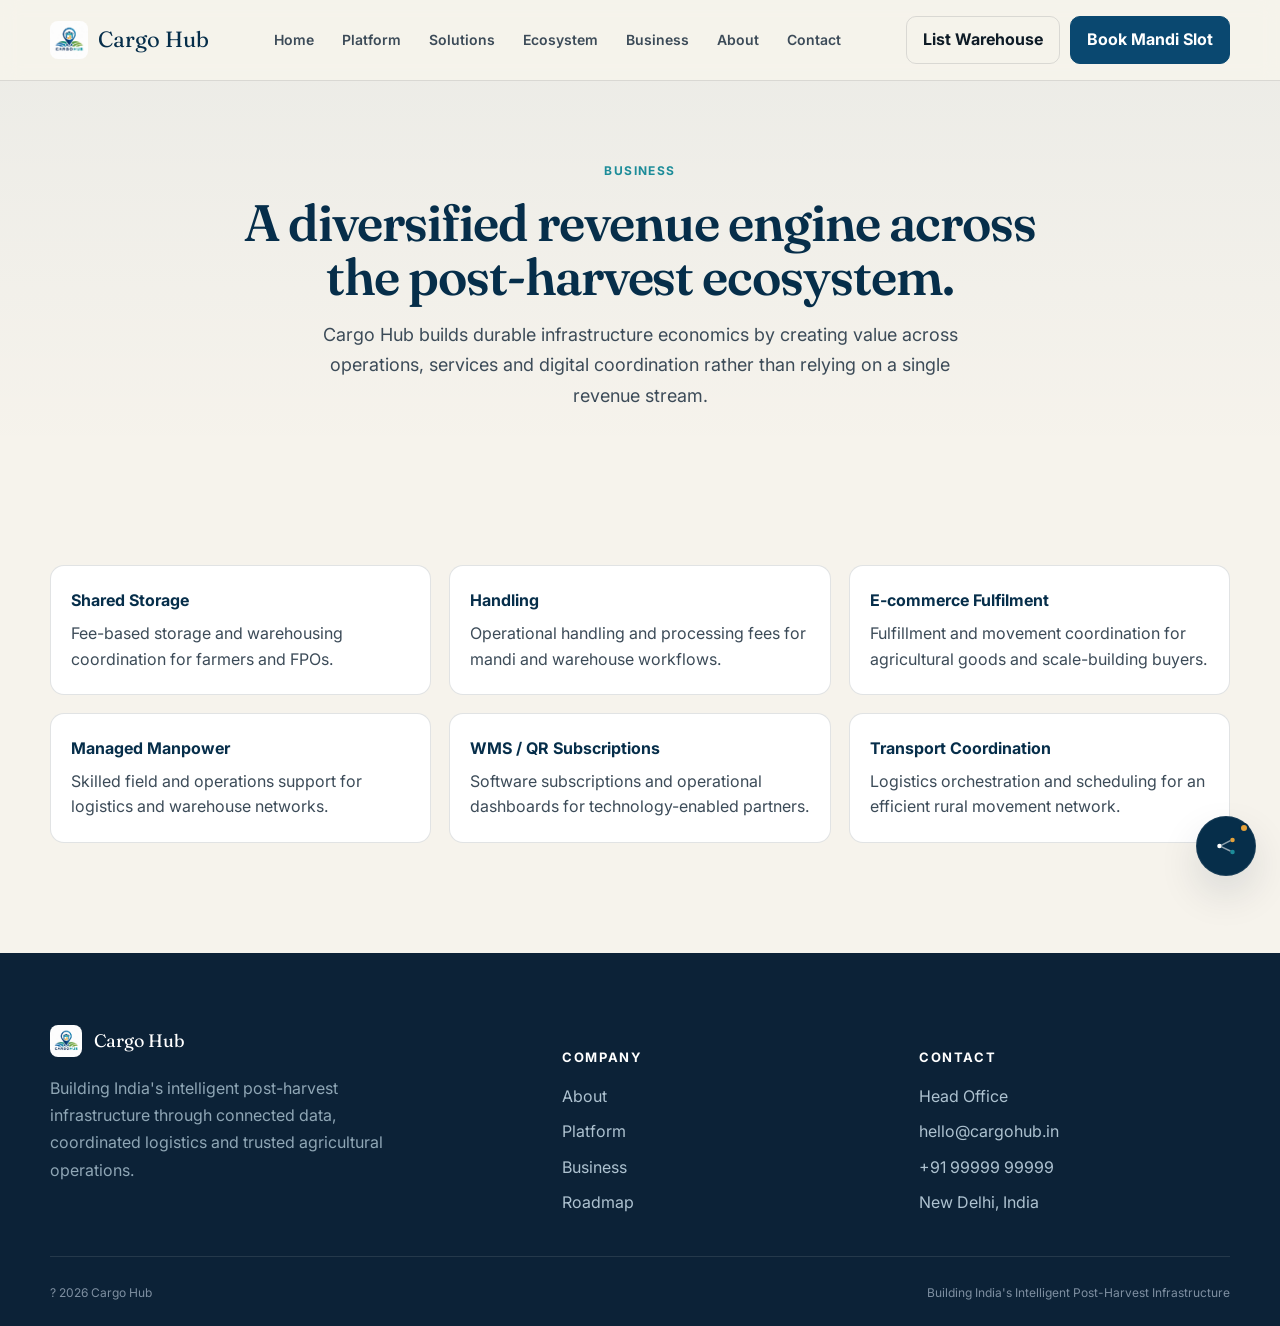
<file: business.html>
<!DOCTYPE html><html lang="en"><head><meta charset="UTF-8" /><meta name="viewport" content="width=device-width, initial-scale=1.0" /><title>Business | Cargo Hub</title><meta name="description" content="Cargo Hub operates a diversified revenue model across storage, handling, fulfillment, subscriptions and transport coordination." /><link rel="icon" href="assets/cargohub-logo.jpeg" /><link rel="preconnect" href="https://fonts.googleapis.com" /><link rel="preconnect" href="https://fonts.gstatic.com" crossorigin /><link href="https://fonts.googleapis.com/css2?family=Fraunces:opsz,wght@9..144,500;9..144,600;9..144,700&family=Inter:wght@400;500;600;700&display=swap" rel="stylesheet" /><link rel="stylesheet" href="style.css" /></head><body><header class="navbar"><div class="wrap navbar-inner"><a href="index.html" class="brand"><img src="assets/cargohub-logo.jpeg" alt="Cargo Hub logo" /><span class="brand-name">Cargo Hub</span></a><nav class="nav-links" aria-label="Main navigation"><a href="index.html" data-nav>Home</a><div class="nav-item"><a href="platform.html" class="nav-trigger" data-nav aria-expanded="false">Platform</a><div class="mega-menu"><div class="mega-menu-grid"><a href="smart-mandi.html" class="mega-item"><span class="mega-icon">01</span><span><strong>Smart Mandi</strong><small>Digitize arrivals, queues and unloading.</small></span></a><a href="storage-network.html" class="mega-item"><span class="mega-icon">02</span><span><strong>Smart Storage Network</strong><small>Discover and book storage intelligently.</small></span></a><a href="platform.html" class="mega-item"><span class="mega-icon">03</span><span><strong>AI &amp; Intelligence</strong><small>Predictive planning for post-harvest operations.</small></span></a><a href="government.html" class="mega-item"><span class="mega-icon">04</span><span><strong>Government Integration</strong><small>Connect field operations to public programs.</small></span></a></div></div></div><a href="smart-mandi.html" data-nav>Solutions</a><a href="ecosystem.html" data-nav>Ecosystem</a><a href="business.html" data-nav>Business</a><a href="about.html" data-nav>About</a><a href="contact.html" data-nav>Contact</a></nav><div class="nav-ctas"><button class="btn btn-ghost btn-sm" type="button" data-open-modal="warehouse">List Warehouse</button><button class="btn btn-primary btn-sm" type="button" data-open-modal="mandi">Book Mandi Slot</button></div><button class="hamburger" id="hamburgerBtn" type="button" aria-label="Open menu"><span></span><span></span><span></span></button></div></header><div class="mobile-drawer" id="mobileDrawer"><div class="mobile-drawer-top"><a href="index.html" class="brand"><img src="assets/cargohub-logo.jpeg" alt="Cargo Hub logo" /><span class="brand-name">Cargo Hub</span></a><button class="drawer-close" id="drawerClose" type="button" aria-label="Close menu">&times;</button></div><nav class="mobile-menu"><a href="index.html" data-nav-mobile>Home</a><a href="platform.html" data-nav-mobile>Platform</a><div class="mobile-menu-group"><button class="drawer-accordion" type="button">Solutions</button><div class="mobile-submenu"><a href="smart-mandi.html" data-nav-mobile>Smart Mandi</a><a href="storage-network.html" data-nav-mobile>Smart Storage Network</a><a href="platform.html" data-nav-mobile>AI &amp; Intelligence</a><a href="government.html" data-nav-mobile>Government Integration</a></div></div><a href="ecosystem.html" data-nav-mobile>Ecosystem</a><a href="business.html" data-nav-mobile>Business</a><a href="about.html" data-nav-mobile>About</a><a href="contact.html" data-nav-mobile>Contact</a></nav><div class="mobile-drawer-ctas"><button class="btn btn-ghost btn-block" type="button" data-open-modal="warehouse">List Warehouse</button><button class="btn btn-primary btn-block" type="button" data-open-modal="mandi">Book Mandi Slot</button></div></div><main><section class="page-hero"><div class="wrap page-hero-inner reveal"><span class="kicker">Business</span><h1>A diversified revenue engine across the post-harvest ecosystem.</h1><p>Cargo Hub builds durable infrastructure economics by creating value across operations, services and digital coordination rather than relying on a single revenue stream.</p></div></section><section class="section"><div class="wrap"><div class="revenue-grid reveal"><div class="rev-card"><div class="rv-t">Shared Storage</div><div class="rv-d">Fee-based storage and warehousing coordination for farmers and FPOs.</div></div><div class="rev-card"><div class="rv-t">Handling</div><div class="rv-d">Operational handling and processing fees for mandi and warehouse workflows.</div></div><div class="rev-card"><div class="rv-t">E-commerce Fulfilment</div><div class="rv-d">Fulfillment and movement coordination for agricultural goods and scale-building buyers.</div></div><div class="rev-card"><div class="rv-t">Managed Manpower</div><div class="rv-d">Skilled field and operations support for logistics and warehouse networks.</div></div><div class="rev-card"><div class="rv-t">WMS / QR Subscriptions</div><div class="rv-d">Software subscriptions and operational dashboards for technology-enabled partners.</div></div><div class="rev-card"><div class="rv-t">Transport Coordination</div><div class="rv-d">Logistics orchestration and scheduling for an efficient rural movement network.</div></div></div></div></section></main><footer class="site-footer"><div class="wrap"><div class="footer-top"><div><div class="footer-brand"><img src="assets/cargohub-logo.jpeg" alt="Cargo Hub logo" /><div class="footer-brand-name">Cargo Hub</div></div><p class="footer-tag">Building India's intelligent post-harvest infrastructure through connected data, coordinated logistics and trusted agricultural operations.</p></div><div class="footer-col"><h5>Company</h5><ul><li><a href="about.html">About</a></li><li><a href="platform.html">Platform</a></li><li><a href="business.html">Business</a></li><li><a href="roadmap.html">Roadmap</a></li></ul></div><div class="footer-col"><h5>Contact</h5><ul><li><a href="contact.html">Head Office</a></li><li><a href="mailto:hello@cargohub.in">hello@cargohub.in</a></li><li><a href="tel:+919999999999">+91 99999 99999</a></li><li><a href="contact.html">New Delhi, India</a></li></ul></div></div><div class="footer-bottom"><span>? <span id="year"></span> Cargo Hub</span><span>Building India's Intelligent Post-Harvest Infrastructure</span></div></div></footer><div class="modal-overlay" id="modal-mandi"><div class="modal" role="dialog" aria-modal="true" aria-labelledby="modal-mandi-title"><div class="modal-top"><h3 id="modal-mandi-title">Book Mandi Slot</h3><button class="modal-close" type="button" data-close-modal aria-label="Close dialog">&times;</button></div><p class="modal-sub">Reserve a pre-scheduled arrival window and skip the queue.</p><form id="form-mandi"><div class="form-row"><label for="name">Full Name</label><input id="name" name="name" type="text" placeholder="Your name" required /></div><div class="form-grid-2"><div class="form-row"><label for="phone">Phone Number</label><input id="phone" name="phone" type="tel" placeholder="+91 9..." required /></div><div class="form-row"><label for="commodity">Commodity</label><input id="commodity" name="commodity" type="text" placeholder="Wheat, Rice..." required /></div></div><div class="form-grid-2"><div class="form-row"><label for="tonnage">Tonnage</label><input id="tonnage" name="tonnage" type="text" placeholder="e.g. 12 MT" required /></div><div class="form-row"><label for="date">Preferred Date</label><input id="date" name="date" type="date" required /></div></div><div class="form-row"><label for="mandi">Mandi / APMC</label><input id="mandi" name="mandi" type="text" placeholder="Mandi name" required /></div><button class="btn btn-primary btn-block" type="submit">Submit Request</button><p class="form-note">This form is connected to the existing Cargo Hub Google Form workflow.</p></form><div class="form-success" id="success-mandi"><div class="fs-icon">?</div><h4>Request submitted</h4><p>Your booking request has been received and routed to the existing Cargo Hub form flow.</p></div></div></div><div class="modal-overlay" id="modal-warehouse"><div class="modal" role="dialog" aria-modal="true" aria-labelledby="modal-warehouse-title"><div class="modal-top"><h3 id="modal-warehouse-title">List Your Warehouse</h3><button class="modal-close" type="button" data-close-modal aria-label="Close dialog">&times;</button></div><p class="modal-sub">Register your facility and start earning from available capacity.</p><form id="form-warehouse"><div class="form-grid-2"><div class="form-row"><label for="owner">Owner Name</label><input id="owner" name="owner" type="text" placeholder="Owner or contact" required /></div><div class="form-row"><label for="org">Organisation</label><input id="org" name="org" type="text" placeholder="Warehouse / firm" required /></div></div><div class="form-grid-2"><div class="form-row"><label for="type">Warehouse Type</label><select id="type" name="type" required><option value="">Select type</option><option>Godown</option><option>Cold Storage</option><option>Warehouse</option><option>Silos / Bulk Storage</option></select></div><div class="form-row"><label for="capacity">Capacity</label><input id="capacity" name="capacity" type="text" placeholder="e.g. 2500 MT" required /></div></div><div class="form-row"><label for="location">Location</label><input id="location" name="location" type="text" placeholder="Village / district / state" required /></div><div class="form-grid-2"><div class="form-row"><label for="phone-warehouse">Phone</label><input id="phone-warehouse" name="phone" type="tel" placeholder="+91 ..." required /></div><div class="form-row"><label for="email">Email</label><input id="email" name="email" type="email" placeholder="you@example.com" required /></div></div><button class="btn btn-primary btn-block" type="submit">List Facility</button><p class="form-note">This form is connected to the existing Cargo Hub warehouse registration flow.</p></form><div class="form-success" id="success-warehouse"><div class="fs-icon">?</div><h4>Warehouse listed</h4><p>Your registration has been received and routed to the existing Cargo Hub warehouse form flow.</p></div></div></div><script src="script.js"></script><script src="chatbot.js" defer></script></body></html>
</file>
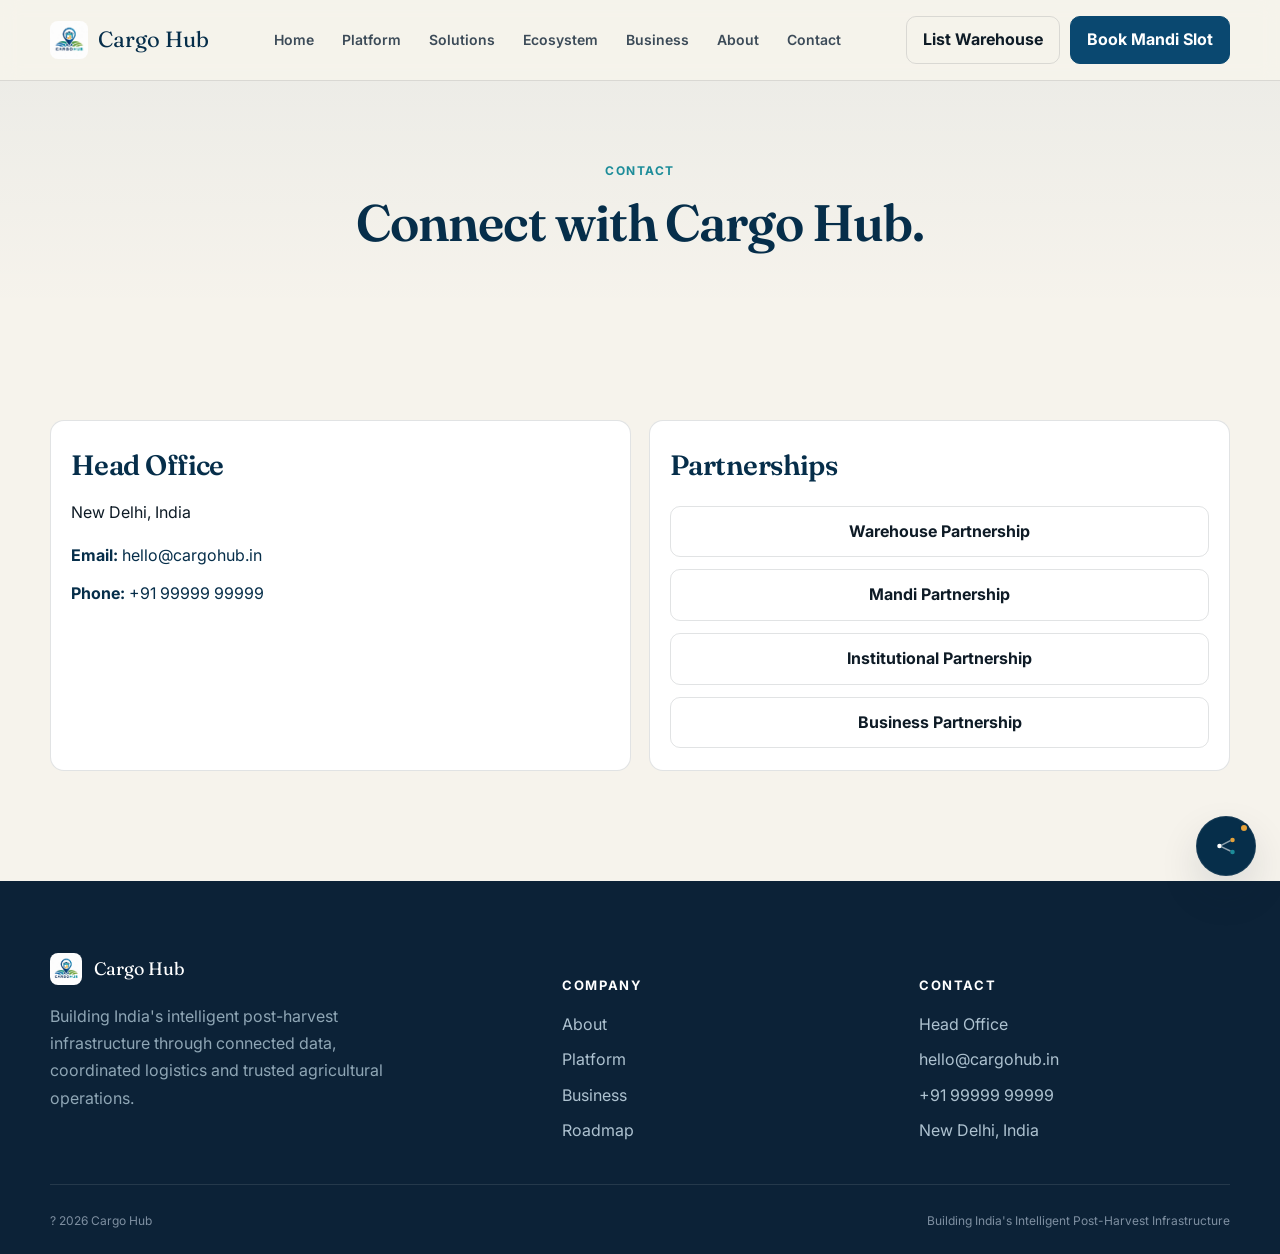
<file: contact.html>
<!DOCTYPE html>
<html lang="en">

<head>
    <meta charset="UTF-8" />
    <meta name="viewport" content="width=device-width, initial-scale=1.0" />
    <title>Contact | Cargo Hub</title>
    <meta name="description"
        content="Contact Cargo Hub for warehouse partnerships, mandi partnerships and institutional collaboration opportunities." />
    <link rel="icon" href="assets/cargohub-logo.jpeg" />
    <link rel="preconnect" href="https://fonts.googleapis.com" />
    <link rel="preconnect" href="https://fonts.gstatic.com" crossorigin />
    <link
        href="https://fonts.googleapis.com/css2?family=Fraunces:opsz,wght@9..144,500;9..144,600;9..144,700&family=Inter:wght@400;500;600;700&display=swap"
        rel="stylesheet" />
    <link rel="stylesheet" href="style.css" />
</head>

<body>
    <header class="navbar">
        <div class="wrap navbar-inner"><a href="index.html" class="brand"><img src="assets/cargohub-logo.jpeg"
                    alt="Cargo Hub logo" /><span class="brand-name">Cargo Hub</span></a>
            <nav class="nav-links" aria-label="Main navigation"><a href="index.html" data-nav>Home</a>
                <div class="nav-item"><a href="platform.html" class="nav-trigger" data-nav
                        aria-expanded="false">Platform</a>
                    <div class="mega-menu">
                        <div class="mega-menu-grid"><a href="smart-mandi.html" class="mega-item"><span
                                    class="mega-icon">01</span><span><strong>Smart Mandi</strong><small>Digitize
                                        arrivals, queues and unloading.</small></span></a><a href="storage-network.html"
                                class="mega-item"><span class="mega-icon">02</span><span><strong>Smart Storage
                                        Network</strong><small>Discover and book storage
                                        intelligently.</small></span></a><a href="platform.html" class="mega-item"><span
                                    class="mega-icon">03</span><span><strong>AI &amp;
                                        Intelligence</strong><small>Predictive planning for post-harvest
                                        operations.</small></span></a><a href="government.html" class="mega-item"><span
                                    class="mega-icon">04</span><span><strong>Government
                                        Integration</strong><small>Connect field operations to public
                                        programs.</small></span></a></div>
                    </div>
                </div><a href="smart-mandi.html" data-nav>Solutions</a><a href="ecosystem.html" data-nav>Ecosystem</a><a
                    href="business.html" data-nav>Business</a><a href="about.html" data-nav>About</a><a
                    href="contact.html" data-nav>Contact</a>
            </nav>
            <div class="nav-ctas"><button class="btn btn-ghost btn-sm" type="button" data-open-modal="warehouse">List
                    Warehouse</button><button class="btn btn-primary btn-sm" type="button" data-open-modal="mandi">Book
                    Mandi Slot</button></div><button class="hamburger" id="hamburgerBtn" type="button"
                aria-label="Open menu"><span></span><span></span><span></span></button>
        </div>
    </header>
    <div class="mobile-drawer" id="mobileDrawer">
        <div class="mobile-drawer-top"><a href="index.html" class="brand"><img src="assets/cargohub-logo.jpeg"
                    alt="Cargo Hub logo" /><span class="brand-name">Cargo Hub</span></a><button class="drawer-close"
                id="drawerClose" type="button" aria-label="Close menu">&times;</button></div>
        <nav class="mobile-menu"><a href="index.html" data-nav-mobile>Home</a><a href="platform.html"
                data-nav-mobile>Platform</a>
            <div class="mobile-menu-group"><button class="drawer-accordion" type="button">Solutions</button>
                <div class="mobile-submenu"><a href="smart-mandi.html" data-nav-mobile>Smart Mandi</a><a
                        href="storage-network.html" data-nav-mobile>Smart Storage Network</a><a href="platform.html"
                        data-nav-mobile>AI &amp; Intelligence</a><a href="government.html" data-nav-mobile>Government
                        Integration</a></div>
            </div><a href="ecosystem.html" data-nav-mobile>Ecosystem</a><a href="business.html"
                data-nav-mobile>Business</a><a href="about.html" data-nav-mobile>About</a><a href="contact.html"
                data-nav-mobile>Contact</a>
        </nav>
        <div class="mobile-drawer-ctas"><button class="btn btn-ghost btn-block" type="button"
                data-open-modal="warehouse">List Warehouse</button><button class="btn btn-primary btn-block"
                type="button" data-open-modal="mandi">Book Mandi Slot</button></div>
    </div>
    <main>
        <section class="page-hero">
            <div class="wrap page-hero-inner reveal"><span class="kicker">Contact</span>
                <h1>Connect with Cargo Hub.</h1>
            </div>
        </section>
        <section class="section">
            <div class="wrap contact-layout reveal">
                <div class="contact-panel">
                    <h3>Head Office</h3>
                    <p>New Delhi, India</p>
                    <ul class="contact-list">
                        <li><strong>Email:</strong> <a href="mailto:hello@cargohub.in">hello@cargohub.in</a></li>
                        <li><strong>Phone:</strong> <a href="tel:+919999999999">+91 99999 99999</a></li>
                    </ul>
                </div>
                <div class="contact-panel">
                    <h3>Partnerships</h3>
                    <div class="partnership-list"><button type="button" class="btn btn-ghost btn-block"
                            data-open-modal="warehouse">Warehouse Partnership</button><button type="button"
                            class="btn btn-ghost btn-block" data-open-modal="mandi">Mandi Partnership</button><a
                            href="mailto:hello@cargohub.in" class="btn btn-ghost btn-block">Institutional
                            Partnership</a><a href="mailto:hello@cargohub.in" class="btn btn-ghost btn-block">Business
                            Partnership</a></div>
                </div>
            </div>
        </section>
    </main>
    <footer class="site-footer">
        <div class="wrap">
            <div class="footer-top">
                <div>
                    <div class="footer-brand"><img src="assets/cargohub-logo.jpeg" alt="Cargo Hub logo" />
                        <div class="footer-brand-name">Cargo Hub</div>
                    </div>
                    <p class="footer-tag">Building India's intelligent post-harvest infrastructure through connected
                        data, coordinated logistics and trusted agricultural operations.</p>
                </div>
                <div class="footer-col">
                    <h5>Company</h5>
                    <ul>
                        <li><a href="about.html">About</a></li>
                        <li><a href="platform.html">Platform</a></li>
                        <li><a href="business.html">Business</a></li>
                        <li><a href="roadmap.html">Roadmap</a></li>
                    </ul>
                </div>
                <div class="footer-col">
                    <h5>Contact</h5>
                    <ul>
                        <li><a href="contact.html">Head Office</a></li>
                        <li><a href="mailto:hello@cargohub.in">hello@cargohub.in</a></li>
                        <li><a href="tel:+919999999999">+91 99999 99999</a></li>
                        <li><a href="contact.html">New Delhi, India</a></li>
                    </ul>
                </div>
            </div>
            <div class="footer-bottom"><span>? <span id="year"></span> Cargo Hub</span><span>Building India's
                    Intelligent Post-Harvest Infrastructure</span></div>
        </div>
    </footer>
    <div class="modal-overlay" id="modal-mandi">
        <div class="modal" role="dialog" aria-modal="true" aria-labelledby="modal-mandi-title">
            <div class="modal-top">
                <h3 id="modal-mandi-title">Book Mandi Slot</h3><button class="modal-close" type="button"
                    data-close-modal aria-label="Close dialog">&times;</button>
            </div>
            <p class="modal-sub">Reserve a pre-scheduled arrival window and skip the queue.</p>
            <form id="form-mandi">
                <div class="form-row"><label for="name">Full Name</label><input id="name" name="name" type="text"
                        placeholder="Your name" required /></div>
                <div class="form-grid-2">
                    <div class="form-row"><label for="phone">Phone Number</label><input id="phone" name="phone"
                            type="tel" placeholder="+91 9..." required /></div>
                    <div class="form-row"><label for="commodity">Commodity</label><input id="commodity" name="commodity"
                            type="text" placeholder="Wheat, Rice..." required /></div>
                </div>
                <div class="form-grid-2">
                    <div class="form-row"><label for="tonnage">Tonnage</label><input id="tonnage" name="tonnage"
                            type="text" placeholder="e.g. 12 MT" required /></div>
                    <div class="form-row"><label for="date">Preferred Date</label><input id="date" name="date"
                            type="date" required /></div>
                </div>
                <div class="form-row"><label for="mandi">Mandi / APMC</label><input id="mandi" name="mandi" type="text"
                        placeholder="Mandi name" required /></div><button class="btn btn-primary btn-block"
                    type="submit">Submit Request</button>
                <p class="form-note">This form is connected to the existing Cargo Hub Google Form workflow.</p>
            </form>
            <div class="form-success" id="success-mandi">
                <div class="fs-icon">?</div>
                <h4>Request submitted</h4>
                <p>Your booking request has been received and routed to the existing Cargo Hub form flow.</p>
            </div>
        </div>
    </div>
    <div class="modal-overlay" id="modal-warehouse">
        <div class="modal" role="dialog" aria-modal="true" aria-labelledby="modal-warehouse-title">
            <div class="modal-top">
                <h3 id="modal-warehouse-title">List Your Warehouse</h3><button class="modal-close" type="button"
                    data-close-modal aria-label="Close dialog">&times;</button>
            </div>
            <p class="modal-sub">Register your facility and start earning from available capacity.</p>
            <form id="form-warehouse">
                <div class="form-grid-2">
                    <div class="form-row"><label for="owner">Owner Name</label><input id="owner" name="owner"
                            type="text" placeholder="Owner or contact" required /></div>
                    <div class="form-row"><label for="org">Organisation</label><input id="org" name="org" type="text"
                            placeholder="Warehouse / firm" required /></div>
                </div>
                <div class="form-grid-2">
                    <div class="form-row"><label for="type">Warehouse Type</label><select id="type" name="type"
                            required>
                            <option value="">Select type</option>
                            <option>Godown</option>
                            <option>Cold Storage</option>
                            <option>Warehouse</option>
                            <option>Silos / Bulk Storage</option>
                        </select></div>
                    <div class="form-row"><label for="capacity">Capacity</label><input id="capacity" name="capacity"
                            type="text" placeholder="e.g. 2500 MT" required /></div>
                </div>
                <div class="form-row"><label for="location">Location</label><input id="location" name="location"
                        type="text" placeholder="Village / district / state" required /></div>
                <div class="form-grid-2">
                    <div class="form-row"><label for="phone-warehouse">Phone</label><input id="phone-warehouse"
                            name="phone" type="tel" placeholder="+91 ..." required /></div>
                    <div class="form-row"><label for="email">Email</label><input id="email" name="email" type="email"
                            placeholder="you@example.com" required /></div>
                </div><button class="btn btn-primary btn-block" type="submit">List Facility</button>
                <p class="form-note">This form is connected to the existing Cargo Hub warehouse registration flow.</p>
            </form>
            <div class="form-success" id="success-warehouse">
                <div class="fs-icon">?</div>
                <h4>Warehouse listed</h4>
                <p>Your registration has been received and routed to the existing Cargo Hub warehouse form flow.</p>
            </div>
        </div>
    </div>
    <script src="script.js"></script><script src="chatbot.js" defer></script>
</body>

</html>
</file>
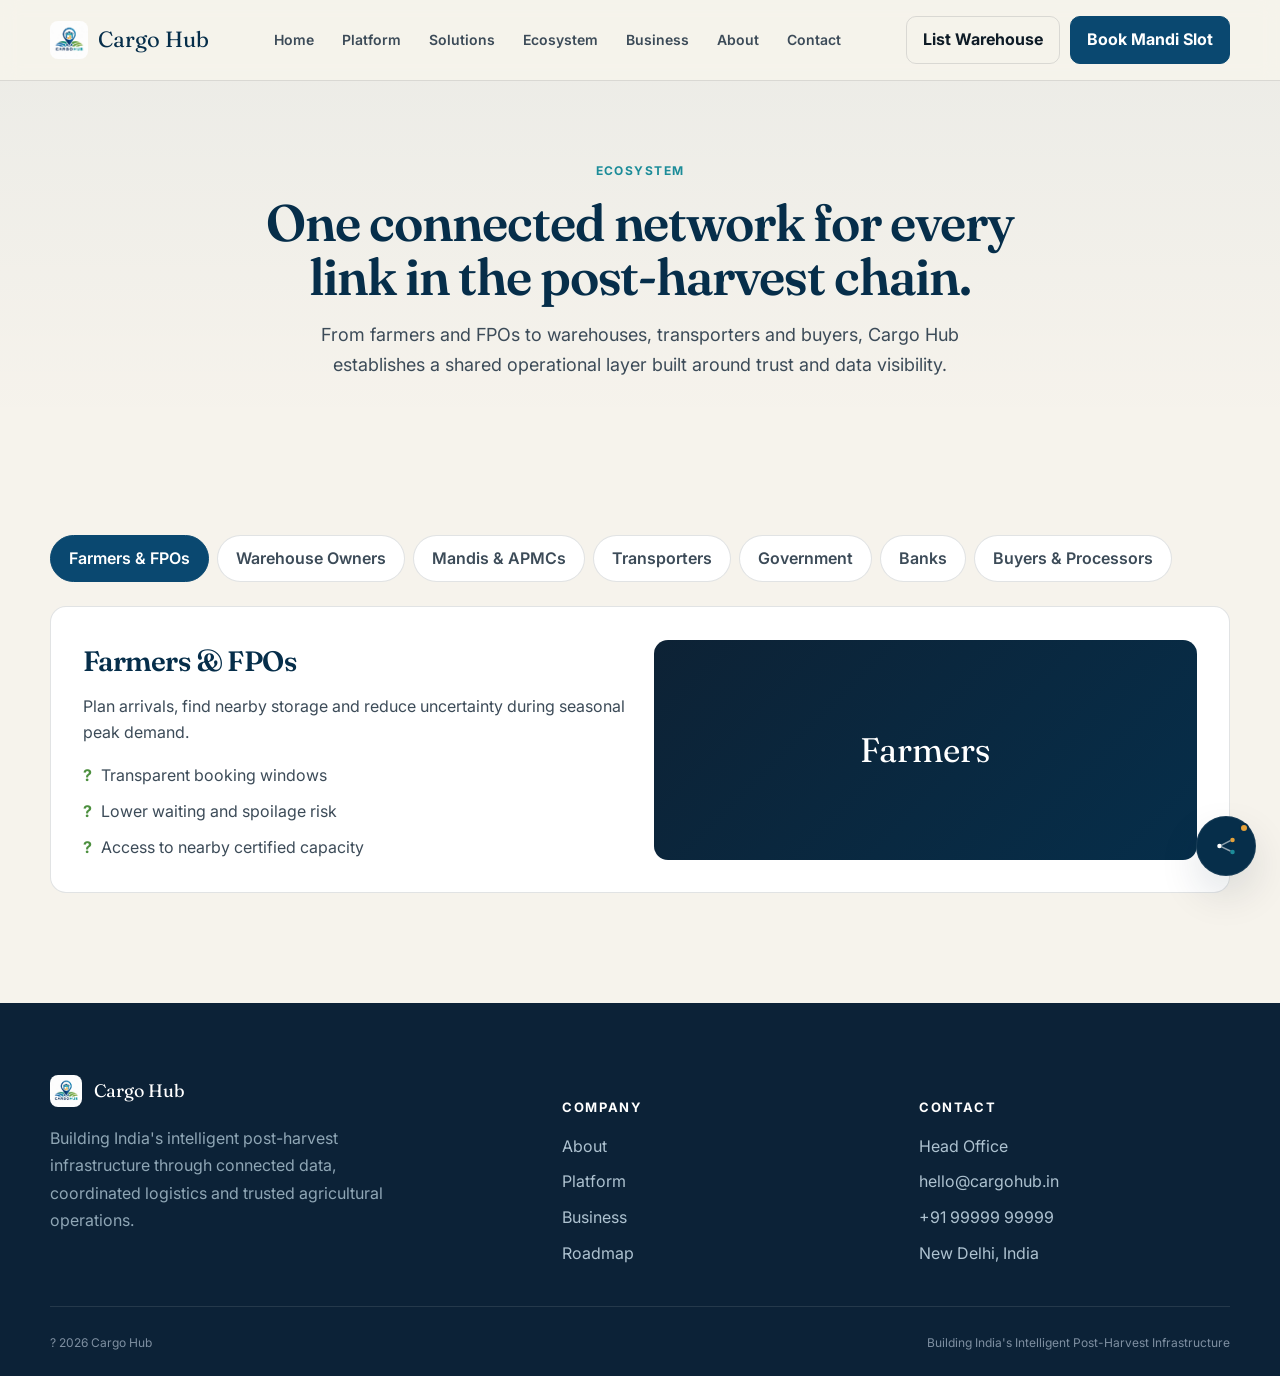
<file: ecosystem.html>
<!DOCTYPE html><html lang="en"><head><meta charset="UTF-8" /><meta name="viewport" content="width=device-width, initial-scale=1.0" /><title>Ecosystem | Cargo Hub</title><meta name="description" content="Cargo Hub connects farmers, FPOs, mandis, warehouses, transporters, banks, government bodies and buyers in a single agricultural network." /><link rel="icon" href="assets/cargohub-logo.jpeg" /><link rel="preconnect" href="https://fonts.googleapis.com" /><link rel="preconnect" href="https://fonts.gstatic.com" crossorigin /><link href="https://fonts.googleapis.com/css2?family=Fraunces:opsz,wght@9..144,500;9..144,600;9..144,700&family=Inter:wght@400;500;600;700&display=swap" rel="stylesheet" /><link rel="stylesheet" href="style.css" /></head><body><header class="navbar"><div class="wrap navbar-inner"><a href="index.html" class="brand"><img src="assets/cargohub-logo.jpeg" alt="Cargo Hub logo" /><span class="brand-name">Cargo Hub</span></a><nav class="nav-links" aria-label="Main navigation"><a href="index.html" data-nav>Home</a><div class="nav-item"><a href="platform.html" class="nav-trigger" data-nav aria-expanded="false">Platform</a><div class="mega-menu"><div class="mega-menu-grid"><a href="smart-mandi.html" class="mega-item"><span class="mega-icon">01</span><span><strong>Smart Mandi</strong><small>Digitize arrivals, queues and unloading.</small></span></a><a href="storage-network.html" class="mega-item"><span class="mega-icon">02</span><span><strong>Smart Storage Network</strong><small>Discover and book storage intelligently.</small></span></a><a href="platform.html" class="mega-item"><span class="mega-icon">03</span><span><strong>AI &amp; Intelligence</strong><small>Predictive planning for post-harvest operations.</small></span></a><a href="government.html" class="mega-item"><span class="mega-icon">04</span><span><strong>Government Integration</strong><small>Connect field operations to public programs.</small></span></a></div></div></div><a href="smart-mandi.html" data-nav>Solutions</a><a href="ecosystem.html" data-nav>Ecosystem</a><a href="business.html" data-nav>Business</a><a href="about.html" data-nav>About</a><a href="contact.html" data-nav>Contact</a></nav><div class="nav-ctas"><button class="btn btn-ghost btn-sm" type="button" data-open-modal="warehouse">List Warehouse</button><button class="btn btn-primary btn-sm" type="button" data-open-modal="mandi">Book Mandi Slot</button></div><button class="hamburger" id="hamburgerBtn" type="button" aria-label="Open menu"><span></span><span></span><span></span></button></div></header><div class="mobile-drawer" id="mobileDrawer"><div class="mobile-drawer-top"><a href="index.html" class="brand"><img src="assets/cargohub-logo.jpeg" alt="Cargo Hub logo" /><span class="brand-name">Cargo Hub</span></a><button class="drawer-close" id="drawerClose" type="button" aria-label="Close menu">&times;</button></div><nav class="mobile-menu"><a href="index.html" data-nav-mobile>Home</a><a href="platform.html" data-nav-mobile>Platform</a><div class="mobile-menu-group"><button class="drawer-accordion" type="button">Solutions</button><div class="mobile-submenu"><a href="smart-mandi.html" data-nav-mobile>Smart Mandi</a><a href="storage-network.html" data-nav-mobile>Smart Storage Network</a><a href="platform.html" data-nav-mobile>AI &amp; Intelligence</a><a href="government.html" data-nav-mobile>Government Integration</a></div></div><a href="ecosystem.html" data-nav-mobile>Ecosystem</a><a href="business.html" data-nav-mobile>Business</a><a href="about.html" data-nav-mobile>About</a><a href="contact.html" data-nav-mobile>Contact</a></nav><div class="mobile-drawer-ctas"><button class="btn btn-ghost btn-block" type="button" data-open-modal="warehouse">List Warehouse</button><button class="btn btn-primary btn-block" type="button" data-open-modal="mandi">Book Mandi Slot</button></div></div><main><section class="page-hero"><div class="wrap page-hero-inner reveal"><span class="kicker">Ecosystem</span><h1>One connected network for every link in the post-harvest chain.</h1><p>From farmers and FPOs to warehouses, transporters and buyers, Cargo Hub establishes a shared operational layer built around trust and data visibility.</p></div></section><section class="section"><div class="wrap"><div class="tabs-nav reveal" id="stakeholderTabs"><button class="tab-btn active" type="button" data-tab="farmers">Farmers &amp; FPOs</button><button class="tab-btn" type="button" data-tab="warehouses">Warehouse Owners</button><button class="tab-btn" type="button" data-tab="mandis">Mandis &amp; APMCs</button><button class="tab-btn" type="button" data-tab="transport">Transporters</button><button class="tab-btn" type="button" data-tab="government">Government</button><button class="tab-btn" type="button" data-tab="banks">Banks</button><button class="tab-btn" type="button" data-tab="buyers">Buyers &amp; Processors</button></div><div class="tab-panels reveal"><div class="tab-panel active" data-panel="farmers"><div><h3>Farmers &amp; FPOs</h3><p class="tp-desc">Plan arrivals, find nearby storage and reduce uncertainty during seasonal peak demand.</p><ul class="tp-benefits"><li>Transparent booking windows</li><li>Lower waiting and spoilage risk</li><li>Access to nearby certified capacity</li></ul></div><div class="tp-visual dark-visual">Farmers</div></div><div class="tab-panel" data-panel="warehouses"><div><h3>Warehouse Owners</h3><p class="tp-desc">Monetize idle space, improve operational visibility and connect directly to demand.</p><ul class="tp-benefits"><li>Digital listing and certification support</li><li>Improved booking confidence</li><li>Income generation from unused storage</li></ul></div><div class="tp-visual teal-visual">Storage</div></div><div class="tab-panel" data-panel="mandis"><div><h3>Mandis &amp; APMCs</h3><p class="tp-desc">Coordinate arrivals, reduce congestion, and improve unloading flow with real-time operational planning.</p><ul class="tp-benefits"><li>Live queue visibility</li><li>Better revenue and bay planning</li><li>Lower operational friction</li></ul></div><div class="tp-visual navy-visual">Mandis</div></div><div class="tab-panel" data-panel="transport"><div><h3>Transporters</h3><p class="tp-desc">Reduce waiting and route uncertainty with clear windows, planned schedules and smarter moves.</p><ul class="tp-benefits"><li>Predictable unloading windows</li><li>Fewer delays and idle cycles</li><li>Better route and fleet planning</li></ul></div><div class="tp-visual amber-visual">Transport</div></div><div class="tab-panel" data-panel="government"><div><h3>Government</h3><p class="tp-desc">Improve implementation quality for infrastructure programs with connected field intelligence.</p><ul class="tp-benefits"><li>Program and scheme visibility</li><li>Faster coordination with operations</li><li>More transparent implementation review</li></ul></div><div class="tp-visual green-visual">Public Sector</div></div><div class="tab-panel" data-panel="banks"><div><h3>Banks</h3><p class="tp-desc">Improve confidence in agricultural lending and value chain financing with operational visibility.</p><ul class="tp-benefits"><li>Better flow monitoring</li><li>Risk-informed credit decisions</li><li>Improved planning for linked services</li></ul></div><div class="tp-visual dark-visual">Finance</div></div><div class="tab-panel" data-panel="buyers"><div><h3>Buyers &amp; Processors</h3><p class="tp-desc">Coordinate directly with supply points and maintain continuity of goods and fulfillment.</p><ul class="tp-benefits"><li>Visibility into storage and arrivals</li><li>Smoother procurement planning</li><li>Reduced stock uncertainty</li></ul></div><div class="tp-visual teal-visual">Buyers</div></div></div></div></section></main><footer class="site-footer"><div class="wrap"><div class="footer-top"><div><div class="footer-brand"><img src="assets/cargohub-logo.jpeg" alt="Cargo Hub logo" /><div class="footer-brand-name">Cargo Hub</div></div><p class="footer-tag">Building India's intelligent post-harvest infrastructure through connected data, coordinated logistics and trusted agricultural operations.</p></div><div class="footer-col"><h5>Company</h5><ul><li><a href="about.html">About</a></li><li><a href="platform.html">Platform</a></li><li><a href="business.html">Business</a></li><li><a href="roadmap.html">Roadmap</a></li></ul></div><div class="footer-col"><h5>Contact</h5><ul><li><a href="contact.html">Head Office</a></li><li><a href="mailto:hello@cargohub.in">hello@cargohub.in</a></li><li><a href="tel:+919999999999">+91 99999 99999</a></li><li><a href="contact.html">New Delhi, India</a></li></ul></div></div><div class="footer-bottom"><span>? <span id="year"></span> Cargo Hub</span><span>Building India's Intelligent Post-Harvest Infrastructure</span></div></div></footer><div class="modal-overlay" id="modal-mandi"><div class="modal" role="dialog" aria-modal="true" aria-labelledby="modal-mandi-title"><div class="modal-top"><h3 id="modal-mandi-title">Book Mandi Slot</h3><button class="modal-close" type="button" data-close-modal aria-label="Close dialog">&times;</button></div><p class="modal-sub">Reserve a pre-scheduled arrival window and skip the queue.</p><form id="form-mandi"><div class="form-row"><label for="name">Full Name</label><input id="name" name="name" type="text" placeholder="Your name" required /></div><div class="form-grid-2"><div class="form-row"><label for="phone">Phone Number</label><input id="phone" name="phone" type="tel" placeholder="+91 9..." required /></div><div class="form-row"><label for="commodity">Commodity</label><input id="commodity" name="commodity" type="text" placeholder="Wheat, Rice..." required /></div></div><div class="form-grid-2"><div class="form-row"><label for="tonnage">Tonnage</label><input id="tonnage" name="tonnage" type="text" placeholder="e.g. 12 MT" required /></div><div class="form-row"><label for="date">Preferred Date</label><input id="date" name="date" type="date" required /></div></div><div class="form-row"><label for="mandi">Mandi / APMC</label><input id="mandi" name="mandi" type="text" placeholder="Mandi name" required /></div><button class="btn btn-primary btn-block" type="submit">Submit Request</button><p class="form-note">This form is connected to the existing Cargo Hub Google Form workflow.</p></form><div class="form-success" id="success-mandi"><div class="fs-icon">?</div><h4>Request submitted</h4><p>Your booking request has been received and routed to the existing Cargo Hub form flow.</p></div></div></div><div class="modal-overlay" id="modal-warehouse"><div class="modal" role="dialog" aria-modal="true" aria-labelledby="modal-warehouse-title"><div class="modal-top"><h3 id="modal-warehouse-title">List Your Warehouse</h3><button class="modal-close" type="button" data-close-modal aria-label="Close dialog">&times;</button></div><p class="modal-sub">Register your facility and start earning from available capacity.</p><form id="form-warehouse"><div class="form-grid-2"><div class="form-row"><label for="owner">Owner Name</label><input id="owner" name="owner" type="text" placeholder="Owner or contact" required /></div><div class="form-row"><label for="org">Organisation</label><input id="org" name="org" type="text" placeholder="Warehouse / firm" required /></div></div><div class="form-grid-2"><div class="form-row"><label for="type">Warehouse Type</label><select id="type" name="type" required><option value="">Select type</option><option>Godown</option><option>Cold Storage</option><option>Warehouse</option><option>Silos / Bulk Storage</option></select></div><div class="form-row"><label for="capacity">Capacity</label><input id="capacity" name="capacity" type="text" placeholder="e.g. 2500 MT" required /></div></div><div class="form-row"><label for="location">Location</label><input id="location" name="location" type="text" placeholder="Village / district / state" required /></div><div class="form-grid-2"><div class="form-row"><label for="phone-warehouse">Phone</label><input id="phone-warehouse" name="phone" type="tel" placeholder="+91 ..." required /></div><div class="form-row"><label for="email">Email</label><input id="email" name="email" type="email" placeholder="you@example.com" required /></div></div><button class="btn btn-primary btn-block" type="submit">List Facility</button><p class="form-note">This form is connected to the existing Cargo Hub warehouse registration flow.</p></form><div class="form-success" id="success-warehouse"><div class="fs-icon">?</div><h4>Warehouse listed</h4><p>Your registration has been received and routed to the existing Cargo Hub warehouse form flow.</p></div></div></div><script src="script.js"></script><script src="chatbot.js" defer></script></body></html>
</file>
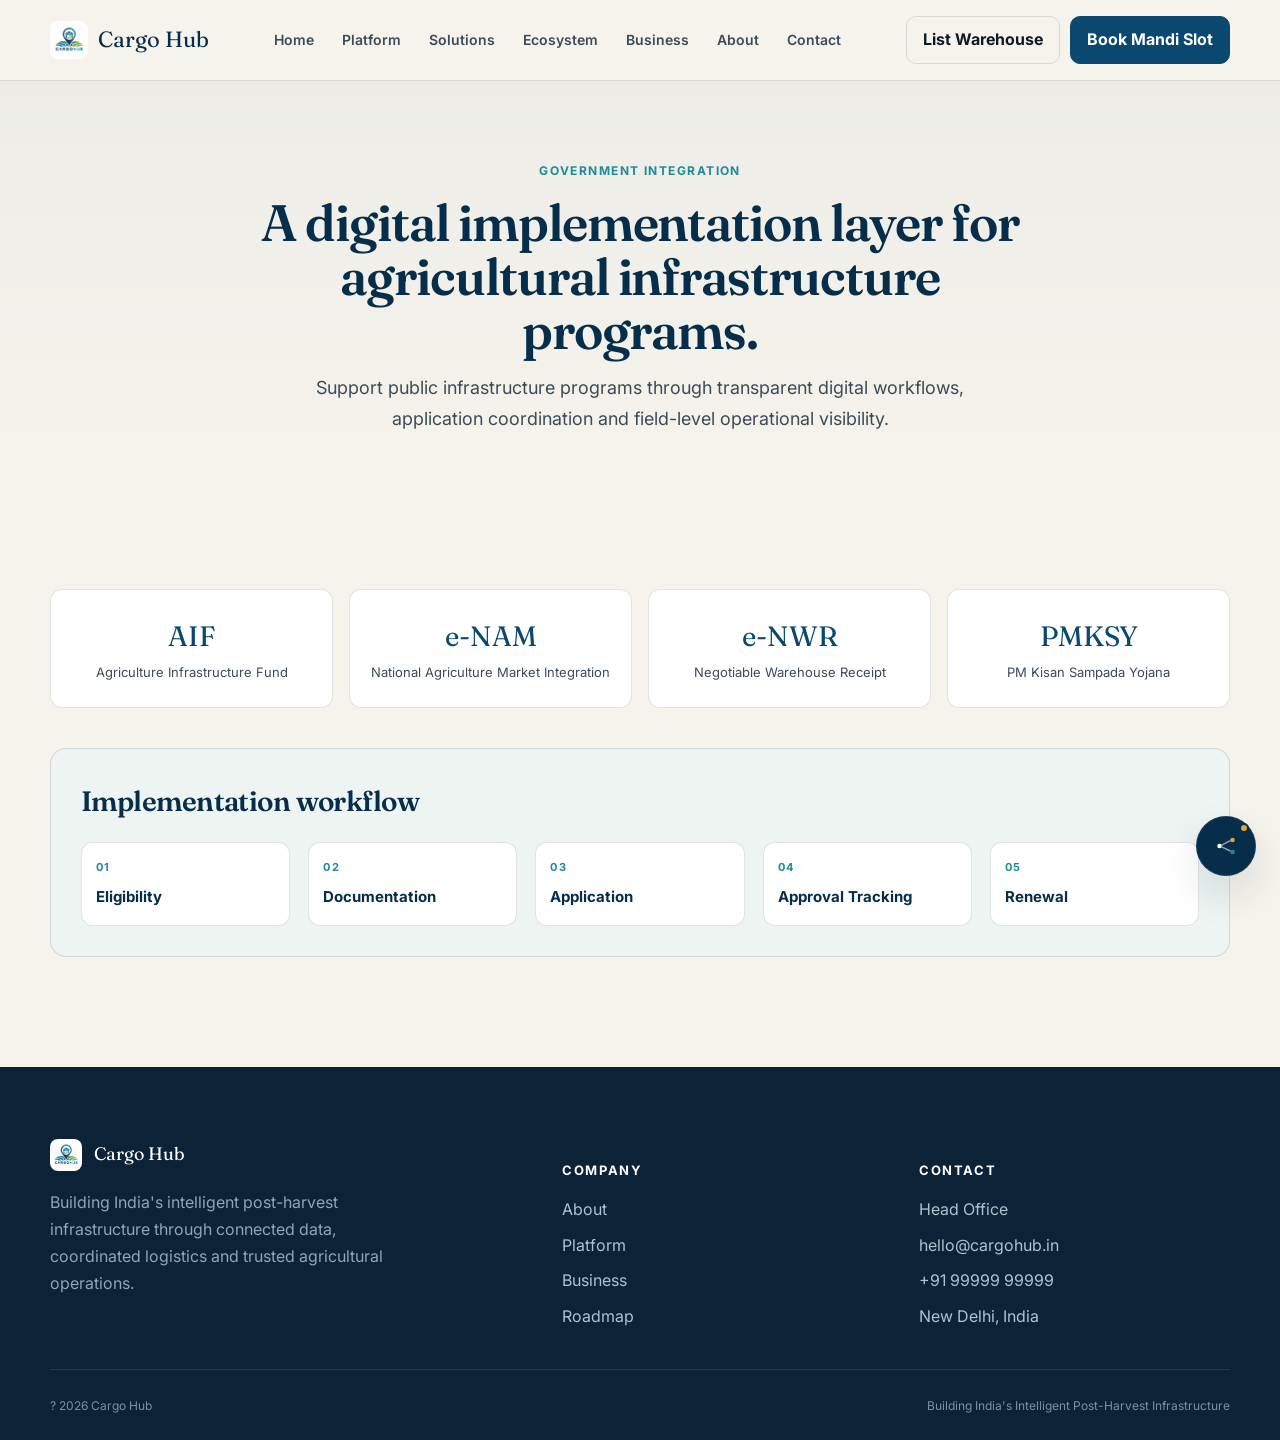
<file: government.html>
<!DOCTYPE html><html lang="en"><head><meta charset="UTF-8" /><meta name="viewport" content="width=device-width, initial-scale=1.0" /><title>Government Integration | Cargo Hub</title><meta name="description" content="Cargo Hub supports agricultural infrastructure programs through digital eligibility, documentation and approval tracking for schemes like AIF and e-NAM." /><link rel="icon" href="assets/cargohub-logo.jpeg" /><link rel="preconnect" href="https://fonts.googleapis.com" /><link rel="preconnect" href="https://fonts.gstatic.com" crossorigin /><link href="https://fonts.googleapis.com/css2?family=Fraunces:opsz,wght@9..144,500;9..144,600;9..144,700&family=Inter:wght@400;500;600;700&display=swap" rel="stylesheet" /><link rel="stylesheet" href="style.css" /></head><body><header class="navbar"><div class="wrap navbar-inner"><a href="index.html" class="brand"><img src="assets/cargohub-logo.jpeg" alt="Cargo Hub logo" /><span class="brand-name">Cargo Hub</span></a><nav class="nav-links" aria-label="Main navigation"><a href="index.html" data-nav>Home</a><div class="nav-item"><a href="platform.html" class="nav-trigger" data-nav aria-expanded="false">Platform</a><div class="mega-menu"><div class="mega-menu-grid"><a href="smart-mandi.html" class="mega-item"><span class="mega-icon">01</span><span><strong>Smart Mandi</strong><small>Digitize arrivals, queues and unloading.</small></span></a><a href="storage-network.html" class="mega-item"><span class="mega-icon">02</span><span><strong>Smart Storage Network</strong><small>Discover and book storage intelligently.</small></span></a><a href="platform.html" class="mega-item"><span class="mega-icon">03</span><span><strong>AI &amp; Intelligence</strong><small>Predictive planning for post-harvest operations.</small></span></a><a href="government.html" class="mega-item"><span class="mega-icon">04</span><span><strong>Government Integration</strong><small>Connect field operations to public programs.</small></span></a></div></div></div><a href="smart-mandi.html" data-nav>Solutions</a><a href="ecosystem.html" data-nav>Ecosystem</a><a href="business.html" data-nav>Business</a><a href="about.html" data-nav>About</a><a href="contact.html" data-nav>Contact</a></nav><div class="nav-ctas"><button class="btn btn-ghost btn-sm" type="button" data-open-modal="warehouse">List Warehouse</button><button class="btn btn-primary btn-sm" type="button" data-open-modal="mandi">Book Mandi Slot</button></div><button class="hamburger" id="hamburgerBtn" type="button" aria-label="Open menu"><span></span><span></span><span></span></button></div></header><div class="mobile-drawer" id="mobileDrawer"><div class="mobile-drawer-top"><a href="index.html" class="brand"><img src="assets/cargohub-logo.jpeg" alt="Cargo Hub logo" /><span class="brand-name">Cargo Hub</span></a><button class="drawer-close" id="drawerClose" type="button" aria-label="Close menu">&times;</button></div><nav class="mobile-menu"><a href="index.html" data-nav-mobile>Home</a><a href="platform.html" data-nav-mobile>Platform</a><div class="mobile-menu-group"><button class="drawer-accordion" type="button">Solutions</button><div class="mobile-submenu"><a href="smart-mandi.html" data-nav-mobile>Smart Mandi</a><a href="storage-network.html" data-nav-mobile>Smart Storage Network</a><a href="platform.html" data-nav-mobile>AI &amp; Intelligence</a><a href="government.html" data-nav-mobile>Government Integration</a></div></div><a href="ecosystem.html" data-nav-mobile>Ecosystem</a><a href="business.html" data-nav-mobile>Business</a><a href="about.html" data-nav-mobile>About</a><a href="contact.html" data-nav-mobile>Contact</a></nav><div class="mobile-drawer-ctas"><button class="btn btn-ghost btn-block" type="button" data-open-modal="warehouse">List Warehouse</button><button class="btn btn-primary btn-block" type="button" data-open-modal="mandi">Book Mandi Slot</button></div></div><main><section class="page-hero"><div class="wrap page-hero-inner reveal"><span class="kicker">Government Integration</span><h1>A digital implementation layer for agricultural infrastructure programs.</h1><p>Support public infrastructure programs through transparent digital workflows, application coordination and field-level operational visibility.</p></div></section><section class="section"><div class="wrap"><div class="scheme-grid reveal"><div class="scheme-card"><div class="sc-abbr">AIF</div><div class="sc-name">Agriculture Infrastructure Fund</div></div><div class="scheme-card"><div class="sc-abbr">e-NAM</div><div class="sc-name">National Agriculture Market Integration</div></div><div class="scheme-card"><div class="sc-abbr">e-NWR</div><div class="sc-name">Negotiable Warehouse Receipt</div></div><div class="scheme-card"><div class="sc-abbr">PMKSY</div><div class="sc-name">PM Kisan Sampada Yojana</div></div></div><div class="story-block reveal"><h3>Implementation workflow</h3><div class="timeline small-timeline"><div class="timeline-item"><span>01</span><strong>Eligibility</strong></div><div class="timeline-item"><span>02</span><strong>Documentation</strong></div><div class="timeline-item"><span>03</span><strong>Application</strong></div><div class="timeline-item"><span>04</span><strong>Approval Tracking</strong></div><div class="timeline-item"><span>05</span><strong>Renewal</strong></div></div></div></div></section></main><footer class="site-footer"><div class="wrap"><div class="footer-top"><div><div class="footer-brand"><img src="assets/cargohub-logo.jpeg" alt="Cargo Hub logo" /><div class="footer-brand-name">Cargo Hub</div></div><p class="footer-tag">Building India's intelligent post-harvest infrastructure through connected data, coordinated logistics and trusted agricultural operations.</p></div><div class="footer-col"><h5>Company</h5><ul><li><a href="about.html">About</a></li><li><a href="platform.html">Platform</a></li><li><a href="business.html">Business</a></li><li><a href="roadmap.html">Roadmap</a></li></ul></div><div class="footer-col"><h5>Contact</h5><ul><li><a href="contact.html">Head Office</a></li><li><a href="mailto:hello@cargohub.in">hello@cargohub.in</a></li><li><a href="tel:+919999999999">+91 99999 99999</a></li><li><a href="contact.html">New Delhi, India</a></li></ul></div></div><div class="footer-bottom"><span>? <span id="year"></span> Cargo Hub</span><span>Building India's Intelligent Post-Harvest Infrastructure</span></div></div></footer><div class="modal-overlay" id="modal-mandi"><div class="modal" role="dialog" aria-modal="true" aria-labelledby="modal-mandi-title"><div class="modal-top"><h3 id="modal-mandi-title">Book Mandi Slot</h3><button class="modal-close" type="button" data-close-modal aria-label="Close dialog">&times;</button></div><p class="modal-sub">Reserve a pre-scheduled arrival window and skip the queue.</p><form id="form-mandi"><div class="form-row"><label for="name">Full Name</label><input id="name" name="name" type="text" placeholder="Your name" required /></div><div class="form-grid-2"><div class="form-row"><label for="phone">Phone Number</label><input id="phone" name="phone" type="tel" placeholder="+91 9..." required /></div><div class="form-row"><label for="commodity">Commodity</label><input id="commodity" name="commodity" type="text" placeholder="Wheat, Rice..." required /></div></div><div class="form-grid-2"><div class="form-row"><label for="tonnage">Tonnage</label><input id="tonnage" name="tonnage" type="text" placeholder="e.g. 12 MT" required /></div><div class="form-row"><label for="date">Preferred Date</label><input id="date" name="date" type="date" required /></div></div><div class="form-row"><label for="mandi">Mandi / APMC</label><input id="mandi" name="mandi" type="text" placeholder="Mandi name" required /></div><button class="btn btn-primary btn-block" type="submit">Submit Request</button><p class="form-note">This form is connected to the existing Cargo Hub Google Form workflow.</p></form><div class="form-success" id="success-mandi"><div class="fs-icon">?</div><h4>Request submitted</h4><p>Your booking request has been received and routed to the existing Cargo Hub form flow.</p></div></div></div><div class="modal-overlay" id="modal-warehouse"><div class="modal" role="dialog" aria-modal="true" aria-labelledby="modal-warehouse-title"><div class="modal-top"><h3 id="modal-warehouse-title">List Your Warehouse</h3><button class="modal-close" type="button" data-close-modal aria-label="Close dialog">&times;</button></div><p class="modal-sub">Register your facility and start earning from available capacity.</p><form id="form-warehouse"><div class="form-grid-2"><div class="form-row"><label for="owner">Owner Name</label><input id="owner" name="owner" type="text" placeholder="Owner or contact" required /></div><div class="form-row"><label for="org">Organisation</label><input id="org" name="org" type="text" placeholder="Warehouse / firm" required /></div></div><div class="form-grid-2"><div class="form-row"><label for="type">Warehouse Type</label><select id="type" name="type" required><option value="">Select type</option><option>Godown</option><option>Cold Storage</option><option>Warehouse</option><option>Silos / Bulk Storage</option></select></div><div class="form-row"><label for="capacity">Capacity</label><input id="capacity" name="capacity" type="text" placeholder="e.g. 2500 MT" required /></div></div><div class="form-row"><label for="location">Location</label><input id="location" name="location" type="text" placeholder="Village / district / state" required /></div><div class="form-grid-2"><div class="form-row"><label for="phone-warehouse">Phone</label><input id="phone-warehouse" name="phone" type="tel" placeholder="+91 ..." required /></div><div class="form-row"><label for="email">Email</label><input id="email" name="email" type="email" placeholder="you@example.com" required /></div></div><button class="btn btn-primary btn-block" type="submit">List Facility</button><p class="form-note">This form is connected to the existing Cargo Hub warehouse registration flow.</p></form><div class="form-success" id="success-warehouse"><div class="fs-icon">?</div><h4>Warehouse listed</h4><p>Your registration has been received and routed to the existing Cargo Hub warehouse form flow.</p></div></div></div><script src="script.js"></script><script src="chatbot.js" defer></script></body></html>
</file>
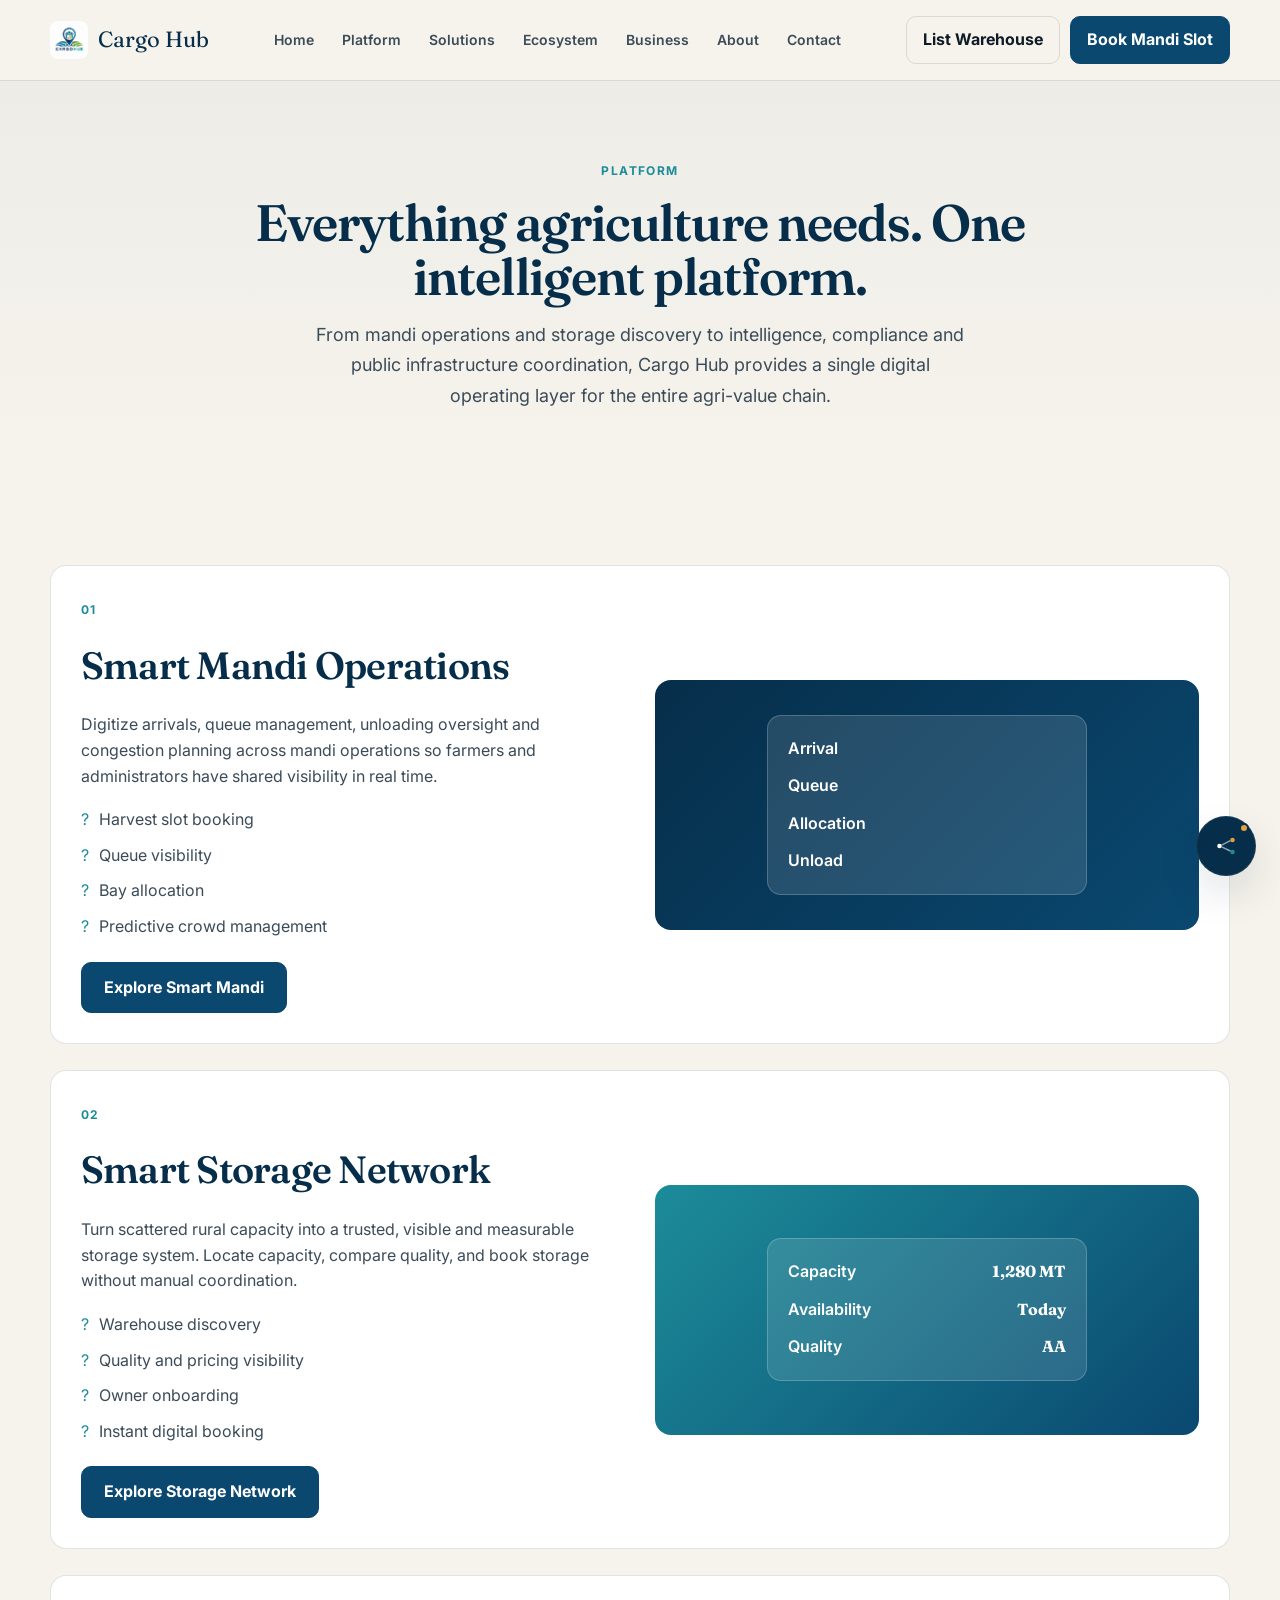
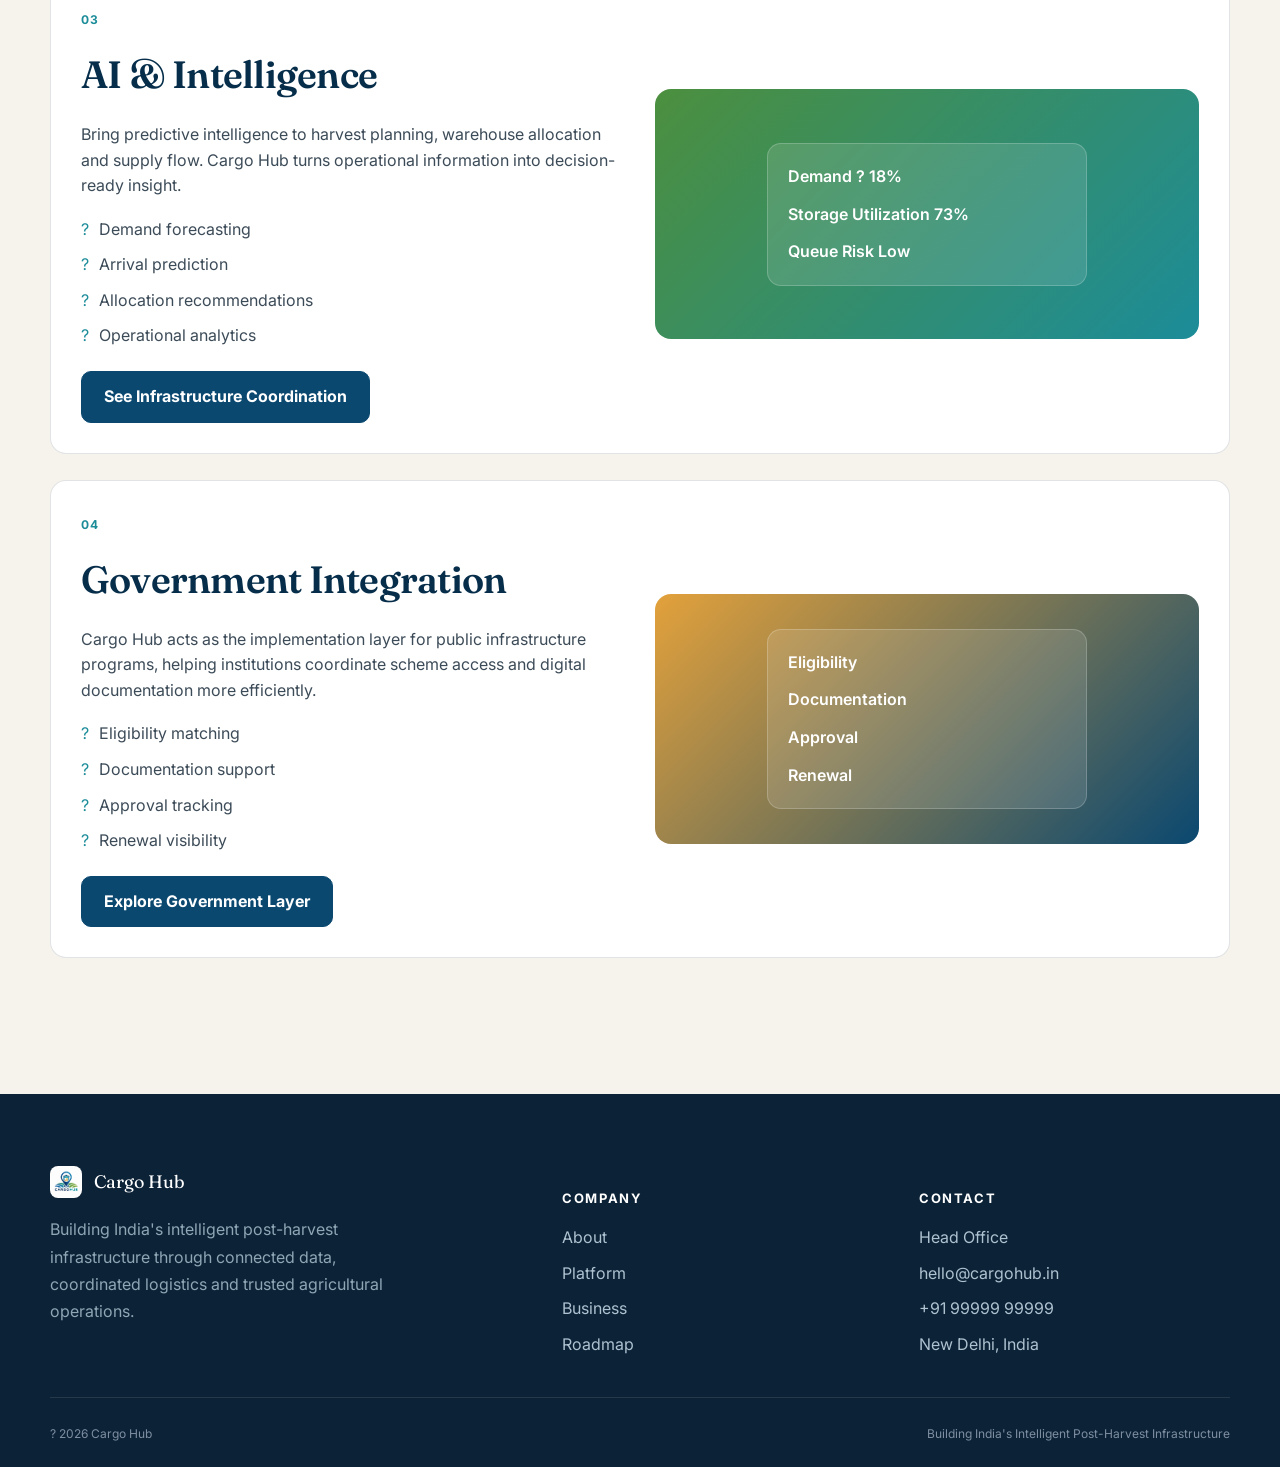
<file: platform.html>
<!DOCTYPE html><html lang="en"><head><meta charset="UTF-8" /><meta name="viewport" content="width=device-width, initial-scale=1.0" /><title>Platform | Cargo Hub</title><meta name="description" content="Explore Cargo Hub?s platform for smart mandi operations, storage discovery, intelligence and government integration." /><link rel="icon" href="assets/cargohub-logo.jpeg" /><link rel="preconnect" href="https://fonts.googleapis.com" /><link rel="preconnect" href="https://fonts.gstatic.com" crossorigin /><link href="https://fonts.googleapis.com/css2?family=Fraunces:opsz,wght@9..144,500;9..144,600;9..144,700&family=Inter:wght@400;500;600;700&display=swap" rel="stylesheet" /><link rel="stylesheet" href="style.css" /></head><body><header class="navbar"><div class="wrap navbar-inner"><a href="index.html" class="brand"><img src="assets/cargohub-logo.jpeg" alt="Cargo Hub logo" /><span class="brand-name">Cargo Hub</span></a><nav class="nav-links" aria-label="Main navigation"><a href="index.html" data-nav>Home</a><div class="nav-item"><a href="platform.html" class="nav-trigger" data-nav aria-expanded="false">Platform</a><div class="mega-menu"><div class="mega-menu-grid"><a href="smart-mandi.html" class="mega-item"><span class="mega-icon">01</span><span><strong>Smart Mandi</strong><small>Digitize arrivals, queues and unloading.</small></span></a><a href="storage-network.html" class="mega-item"><span class="mega-icon">02</span><span><strong>Smart Storage Network</strong><small>Discover and book storage intelligently.</small></span></a><a href="platform.html" class="mega-item"><span class="mega-icon">03</span><span><strong>AI &amp; Intelligence</strong><small>Predictive planning for post-harvest operations.</small></span></a><a href="government.html" class="mega-item"><span class="mega-icon">04</span><span><strong>Government Integration</strong><small>Connect field operations to public programs.</small></span></a></div></div></div><a href="smart-mandi.html" data-nav>Solutions</a><a href="ecosystem.html" data-nav>Ecosystem</a><a href="business.html" data-nav>Business</a><a href="about.html" data-nav>About</a><a href="contact.html" data-nav>Contact</a></nav><div class="nav-ctas"><button class="btn btn-ghost btn-sm" type="button" data-open-modal="warehouse">List Warehouse</button><button class="btn btn-primary btn-sm" type="button" data-open-modal="mandi">Book Mandi Slot</button></div><button class="hamburger" id="hamburgerBtn" type="button" aria-label="Open menu"><span></span><span></span><span></span></button></div></header><div class="mobile-drawer" id="mobileDrawer"><div class="mobile-drawer-top"><a href="index.html" class="brand"><img src="assets/cargohub-logo.jpeg" alt="Cargo Hub logo" /><span class="brand-name">Cargo Hub</span></a><button class="drawer-close" id="drawerClose" type="button" aria-label="Close menu">&times;</button></div><nav class="mobile-menu"><a href="index.html" data-nav-mobile>Home</a><a href="platform.html" data-nav-mobile>Platform</a><div class="mobile-menu-group"><button class="drawer-accordion" type="button">Solutions</button><div class="mobile-submenu"><a href="smart-mandi.html" data-nav-mobile>Smart Mandi</a><a href="storage-network.html" data-nav-mobile>Smart Storage Network</a><a href="platform.html" data-nav-mobile>AI &amp; Intelligence</a><a href="government.html" data-nav-mobile>Government Integration</a></div></div><a href="ecosystem.html" data-nav-mobile>Ecosystem</a><a href="business.html" data-nav-mobile>Business</a><a href="about.html" data-nav-mobile>About</a><a href="contact.html" data-nav-mobile>Contact</a></nav><div class="mobile-drawer-ctas"><button class="btn btn-ghost btn-block" type="button" data-open-modal="warehouse">List Warehouse</button><button class="btn btn-primary btn-block" type="button" data-open-modal="mandi">Book Mandi Slot</button></div></div><main><section class="page-hero"><div class="wrap page-hero-inner reveal"><span class="kicker">Platform</span><h1>Everything agriculture needs. One intelligent platform.</h1><p>From mandi operations and storage discovery to intelligence, compliance and public infrastructure coordination, Cargo Hub provides a single digital operating layer for the entire agri-value chain.</p></div></section><section class="section"><div class="wrap"><div class="feature-panel reveal"><div class="feature-copy"><span class="kicker">01</span><h3>Smart Mandi Operations</h3><p>Digitize arrivals, queue management, unloading oversight and congestion planning across mandi operations so farmers and administrators have shared visibility in real time.</p><ul class="benefits-list"><li>Harvest slot booking</li><li>Queue visibility</li><li>Bay allocation</li><li>Predictive crowd management</li></ul><a href="smart-mandi.html" class="btn btn-primary">Explore Smart Mandi</a></div><div class="feature-visual navy-visual"><div class="stack-card compact"><span>Arrival</span><span>Queue</span><span>Allocation</span><span>Unload</span></div></div></div><div class="feature-panel reverse reveal"><div class="feature-copy"><span class="kicker">02</span><h3>Smart Storage Network</h3><p>Turn scattered rural capacity into a trusted, visible and measurable storage system. Locate capacity, compare quality, and book storage without manual coordination.</p><ul class="benefits-list"><li>Warehouse discovery</li><li>Quality and pricing visibility</li><li>Owner onboarding</li><li>Instant digital booking</li></ul><a href="storage-network.html" class="btn btn-primary">Explore Storage Network</a></div><div class="feature-visual teal-visual"><div class="mini-metrics"><div>Capacity <strong>1,280 MT</strong></div><div>Availability <strong>Today</strong></div><div>Quality <strong>AA</strong></div></div></div></div><div class="feature-panel reveal"><div class="feature-copy"><span class="kicker">03</span><h3>AI &amp; Intelligence</h3><p>Bring predictive intelligence to harvest planning, warehouse allocation and supply flow. Cargo Hub turns operational information into decision-ready insight.</p><ul class="benefits-list"><li>Demand forecasting</li><li>Arrival prediction</li><li>Allocation recommendations</li><li>Operational analytics</li></ul><a href="government.html" class="btn btn-primary">See Infrastructure Coordination</a></div><div class="feature-visual green-visual"><div class="trend-box"><span>Demand ? 18%</span><span>Storage Utilization 73%</span><span>Queue Risk Low</span></div></div></div><div class="feature-panel reverse reveal"><div class="feature-copy"><span class="kicker">04</span><h3>Government Integration</h3><p>Cargo Hub acts as the implementation layer for public infrastructure programs, helping institutions coordinate scheme access and digital documentation more efficiently.</p><ul class="benefits-list"><li>Eligibility matching</li><li>Documentation support</li><li>Approval tracking</li><li>Renewal visibility</li></ul><a href="government.html" class="btn btn-primary">Explore Government Layer</a></div><div class="feature-visual amber-visual"><div class="trend-box"><span>Eligibility</span><span>Documentation</span><span>Approval</span><span>Renewal</span></div></div></div></div></section></main><footer class="site-footer"><div class="wrap"><div class="footer-top"><div><div class="footer-brand"><img src="assets/cargohub-logo.jpeg" alt="Cargo Hub logo" /><div class="footer-brand-name">Cargo Hub</div></div><p class="footer-tag">Building India's intelligent post-harvest infrastructure through connected data, coordinated logistics and trusted agricultural operations.</p></div><div class="footer-col"><h5>Company</h5><ul><li><a href="about.html">About</a></li><li><a href="platform.html">Platform</a></li><li><a href="business.html">Business</a></li><li><a href="roadmap.html">Roadmap</a></li></ul></div><div class="footer-col"><h5>Contact</h5><ul><li><a href="contact.html">Head Office</a></li><li><a href="mailto:hello@cargohub.in">hello@cargohub.in</a></li><li><a href="tel:+919999999999">+91 99999 99999</a></li><li><a href="contact.html">New Delhi, India</a></li></ul></div></div><div class="footer-bottom"><span>? <span id="year"></span> Cargo Hub</span><span>Building India's Intelligent Post-Harvest Infrastructure</span></div></div></footer><div class="modal-overlay" id="modal-mandi"><div class="modal" role="dialog" aria-modal="true" aria-labelledby="modal-mandi-title"><div class="modal-top"><h3 id="modal-mandi-title">Book Mandi Slot</h3><button class="modal-close" type="button" data-close-modal aria-label="Close dialog">&times;</button></div><p class="modal-sub">Reserve a pre-scheduled arrival window and skip the queue.</p><form id="form-mandi"><div class="form-row"><label for="name">Full Name</label><input id="name" name="name" type="text" placeholder="Your name" required /></div><div class="form-grid-2"><div class="form-row"><label for="phone">Phone Number</label><input id="phone" name="phone" type="tel" placeholder="+91 9..." required /></div><div class="form-row"><label for="commodity">Commodity</label><input id="commodity" name="commodity" type="text" placeholder="Wheat, Rice..." required /></div></div><div class="form-grid-2"><div class="form-row"><label for="tonnage">Tonnage</label><input id="tonnage" name="tonnage" type="text" placeholder="e.g. 12 MT" required /></div><div class="form-row"><label for="date">Preferred Date</label><input id="date" name="date" type="date" required /></div></div><div class="form-row"><label for="mandi">Mandi / APMC</label><input id="mandi" name="mandi" type="text" placeholder="Mandi name" required /></div><button class="btn btn-primary btn-block" type="submit">Submit Request</button><p class="form-note">This form is connected to the existing Cargo Hub Google Form workflow.</p></form><div class="form-success" id="success-mandi"><div class="fs-icon">?</div><h4>Request submitted</h4><p>Your booking request has been received and routed to the existing Cargo Hub form flow.</p></div></div></div><div class="modal-overlay" id="modal-warehouse"><div class="modal" role="dialog" aria-modal="true" aria-labelledby="modal-warehouse-title"><div class="modal-top"><h3 id="modal-warehouse-title">List Your Warehouse</h3><button class="modal-close" type="button" data-close-modal aria-label="Close dialog">&times;</button></div><p class="modal-sub">Register your facility and start earning from available capacity.</p><form id="form-warehouse"><div class="form-grid-2"><div class="form-row"><label for="owner">Owner Name</label><input id="owner" name="owner" type="text" placeholder="Owner or contact" required /></div><div class="form-row"><label for="org">Organisation</label><input id="org" name="org" type="text" placeholder="Warehouse / firm" required /></div></div><div class="form-grid-2"><div class="form-row"><label for="type">Warehouse Type</label><select id="type" name="type" required><option value="">Select type</option><option>Godown</option><option>Cold Storage</option><option>Warehouse</option><option>Silos / Bulk Storage</option></select></div><div class="form-row"><label for="capacity">Capacity</label><input id="capacity" name="capacity" type="text" placeholder="e.g. 2500 MT" required /></div></div><div class="form-row"><label for="location">Location</label><input id="location" name="location" type="text" placeholder="Village / district / state" required /></div><div class="form-grid-2"><div class="form-row"><label for="phone-warehouse">Phone</label><input id="phone-warehouse" name="phone" type="tel" placeholder="+91 ..." required /></div><div class="form-row"><label for="email">Email</label><input id="email" name="email" type="email" placeholder="you@example.com" required /></div></div><button class="btn btn-primary btn-block" type="submit">List Facility</button><p class="form-note">This form is connected to the existing Cargo Hub warehouse registration flow.</p></form><div class="form-success" id="success-warehouse"><div class="fs-icon">?</div><h4>Warehouse listed</h4><p>Your registration has been received and routed to the existing Cargo Hub warehouse form flow.</p></div></div></div><script src="script.js"></script><script src="chatbot.js" defer></script></body></html>
</file>
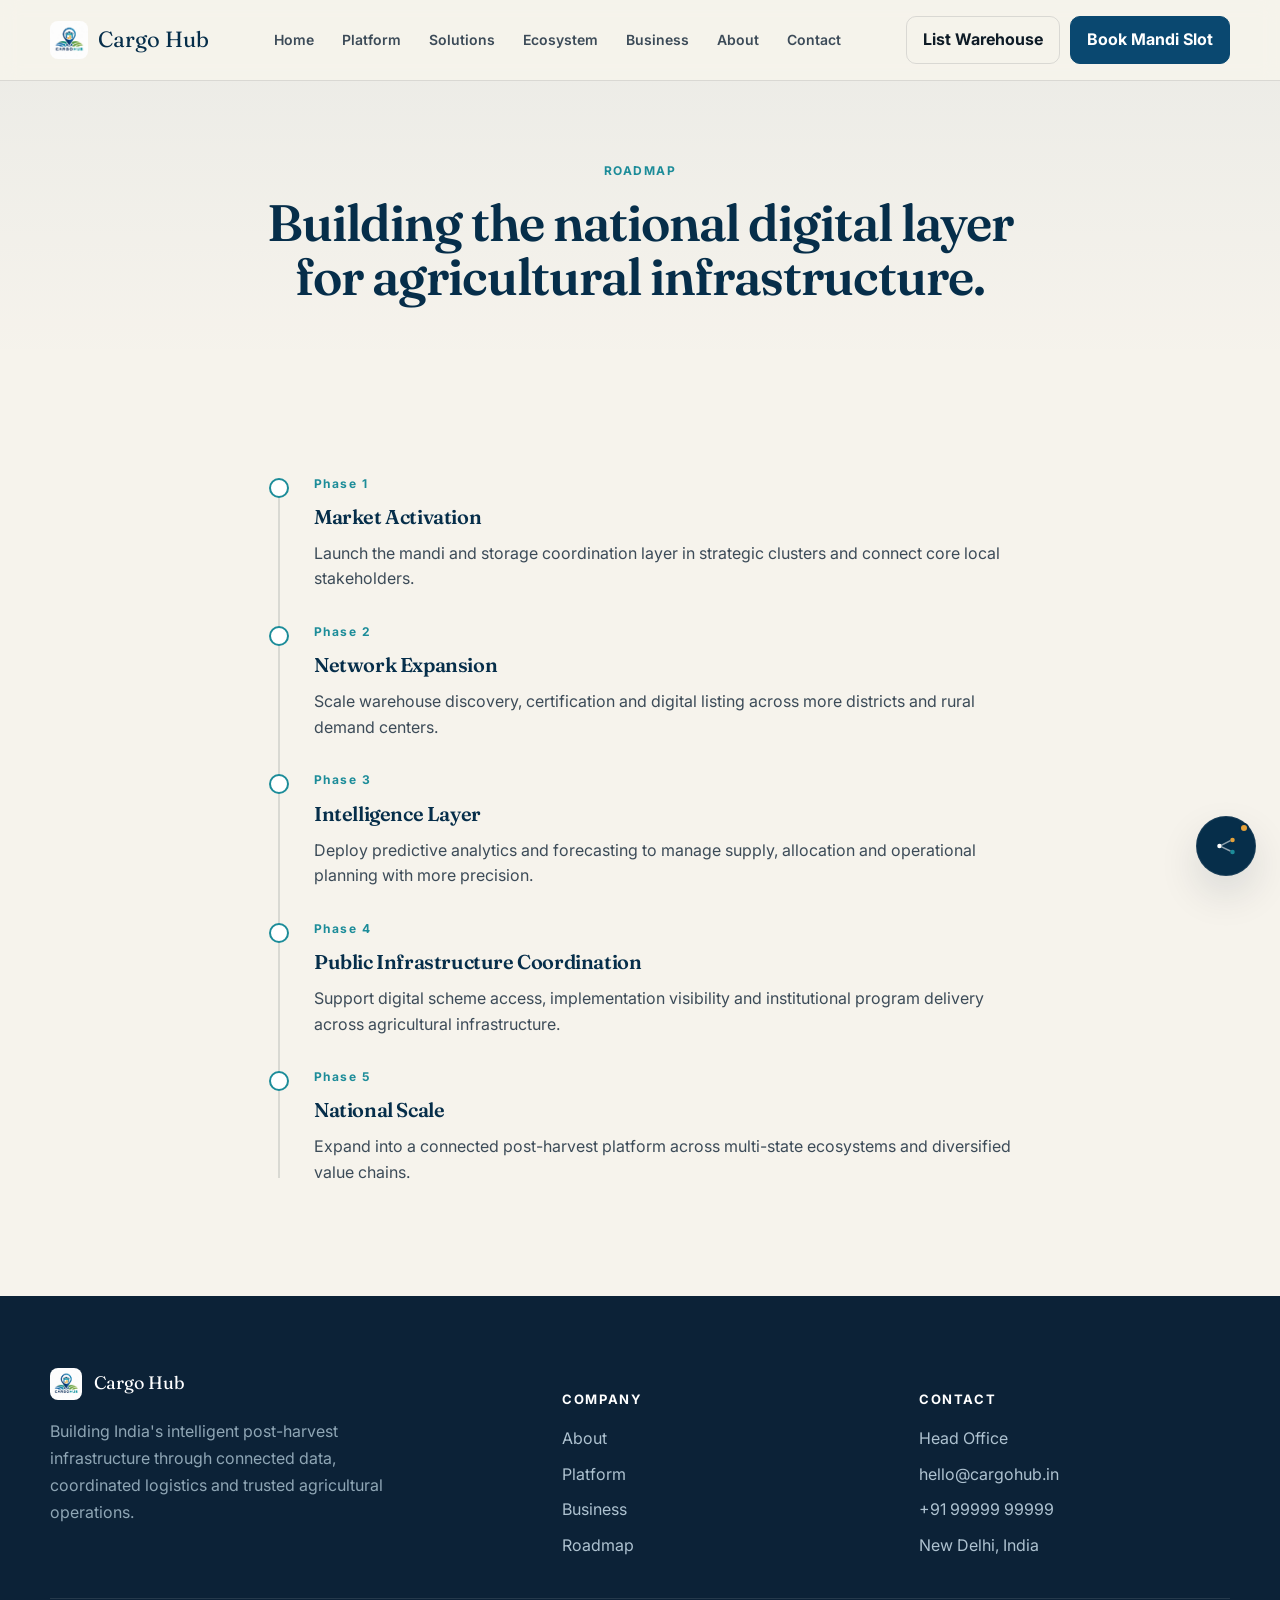
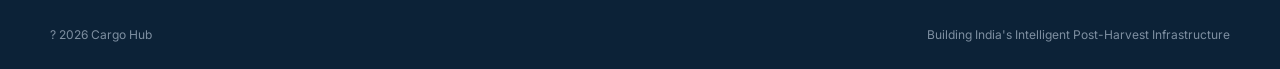
<file: roadmap.html>
<!DOCTYPE html>
<html lang="en">

<head>
    <meta charset="UTF-8" />
    <meta name="viewport" content="width=device-width, initial-scale=1.0" />
    <title>Roadmap | Cargo Hub</title>
    <meta name="description"
        content="See the Cargo Hub roadmap across phased growth in digital infrastructure, storage, intelligence and ecosystem expansion." />
    <link rel="icon" href="assets/cargohub-logo.jpeg" />
    <link rel="preconnect" href="https://fonts.googleapis.com" />
    <link rel="preconnect" href="https://fonts.gstatic.com" crossorigin />
    <link
        href="https://fonts.googleapis.com/css2?family=Fraunces:opsz,wght@9..144,500;9..144,600;9..144,700&family=Inter:wght@400;500;600;700&display=swap"
        rel="stylesheet" />
    <link rel="stylesheet" href="style.css" />
</head>

<body>
    <header class="navbar">
        <div class="wrap navbar-inner"><a href="index.html" class="brand"><img src="assets/cargohub-logo.jpeg"
                    alt="Cargo Hub logo" /><span class="brand-name">Cargo Hub</span></a>
            <nav class="nav-links" aria-label="Main navigation"><a href="index.html" data-nav>Home</a>
                <div class="nav-item"><a href="platform.html" class="nav-trigger" data-nav
                        aria-expanded="false">Platform</a>
                    <div class="mega-menu">
                        <div class="mega-menu-grid"><a href="smart-mandi.html" class="mega-item"><span
                                    class="mega-icon">01</span><span><strong>Smart Mandi</strong><small>Digitize
                                        arrivals, queues and unloading.</small></span></a><a href="storage-network.html"
                                class="mega-item"><span class="mega-icon">02</span><span><strong>Smart Storage
                                        Network</strong><small>Discover and book storage
                                        intelligently.</small></span></a><a href="platform.html" class="mega-item"><span
                                    class="mega-icon">03</span><span><strong>AI &amp;
                                        Intelligence</strong><small>Predictive planning for post-harvest
                                        operations.</small></span></a><a href="government.html" class="mega-item"><span
                                    class="mega-icon">04</span><span><strong>Government
                                        Integration</strong><small>Connect field operations to public
                                        programs.</small></span></a></div>
                    </div>
                </div><a href="smart-mandi.html" data-nav>Solutions</a><a href="ecosystem.html" data-nav>Ecosystem</a><a
                    href="business.html" data-nav>Business</a><a href="about.html" data-nav>About</a><a
                    href="contact.html" data-nav>Contact</a>
            </nav>
            <div class="nav-ctas"><button class="btn btn-ghost btn-sm" type="button" data-open-modal="warehouse">List
                    Warehouse</button><button class="btn btn-primary btn-sm" type="button" data-open-modal="mandi">Book
                    Mandi Slot</button></div><button class="hamburger" id="hamburgerBtn" type="button"
                aria-label="Open menu"><span></span><span></span><span></span></button>
        </div>
    </header>
    <div class="mobile-drawer" id="mobileDrawer">
        <div class="mobile-drawer-top"><a href="index.html" class="brand"><img src="assets/cargohub-logo.jpeg"
                    alt="Cargo Hub logo" /><span class="brand-name">Cargo Hub</span></a><button class="drawer-close"
                id="drawerClose" type="button" aria-label="Close menu">&times;</button></div>
        <nav class="mobile-menu"><a href="index.html" data-nav-mobile>Home</a><a href="platform.html"
                data-nav-mobile>Platform</a>
            <div class="mobile-menu-group"><button class="drawer-accordion" type="button">Solutions</button>
                <div class="mobile-submenu"><a href="smart-mandi.html" data-nav-mobile>Smart Mandi</a><a
                        href="storage-network.html" data-nav-mobile>Smart Storage Network</a><a href="platform.html"
                        data-nav-mobile>AI &amp; Intelligence</a><a href="government.html" data-nav-mobile>Government
                        Integration</a></div>
            </div><a href="ecosystem.html" data-nav-mobile>Ecosystem</a><a href="business.html"
                data-nav-mobile>Business</a><a href="about.html" data-nav-mobile>About</a><a href="contact.html"
                data-nav-mobile>Contact</a>
        </nav>
        <div class="mobile-drawer-ctas"><button class="btn btn-ghost btn-block" type="button"
                data-open-modal="warehouse">List Warehouse</button><button class="btn btn-primary btn-block"
                type="button" data-open-modal="mandi">Book Mandi Slot</button></div>
    </div>
    <main>
        <section class="page-hero">
            <div class="wrap page-hero-inner reveal"><span class="kicker">Roadmap</span>
                <h1>Building the national digital layer for agricultural infrastructure.</h1>
            </div>
        </section>
        <section class="section">
            <div class="wrap">
                <div class="roadmap reveal">
                    <div class="roadmap-line"></div>
                    <div class="rm-item">
                        <div class="rm-dot"></div>
                        <div class="rm-phase">Phase 1</div>
                        <h4>Market Activation</h4>
                        <p>Launch the mandi and storage coordination layer in strategic clusters and connect core local
                            stakeholders.</p>
                    </div>
                    <div class="rm-item">
                        <div class="rm-dot"></div>
                        <div class="rm-phase">Phase 2</div>
                        <h4>Network Expansion</h4>
                        <p>Scale warehouse discovery, certification and digital listing across more districts and rural
                            demand centers.</p>
                    </div>
                    <div class="rm-item">
                        <div class="rm-dot"></div>
                        <div class="rm-phase">Phase 3</div>
                        <h4>Intelligence Layer</h4>
                        <p>Deploy predictive analytics and forecasting to manage supply, allocation and operational
                            planning with more precision.</p>
                    </div>
                    <div class="rm-item">
                        <div class="rm-dot"></div>
                        <div class="rm-phase">Phase 4</div>
                        <h4>Public Infrastructure Coordination</h4>
                        <p>Support digital scheme access, implementation visibility and institutional program delivery
                            across agricultural infrastructure.</p>
                    </div>
                    <div class="rm-item">
                        <div class="rm-dot"></div>
                        <div class="rm-phase">Phase 5</div>
                        <h4>National Scale</h4>
                        <p>Expand into a connected post-harvest platform across multi-state ecosystems and diversified
                            value chains.</p>
                    </div>
                </div>
            </div>
        </section>
    </main>
    <footer class="site-footer">
        <div class="wrap">
            <div class="footer-top">
                <div>
                    <div class="footer-brand"><img src="assets/cargohub-logo.jpeg" alt="Cargo Hub logo" />
                        <div class="footer-brand-name">Cargo Hub</div>
                    </div>
                    <p class="footer-tag">Building India's intelligent post-harvest infrastructure through connected
                        data, coordinated logistics and trusted agricultural operations.</p>
                </div>
                <div class="footer-col">
                    <h5>Company</h5>
                    <ul>
                        <li><a href="about.html">About</a></li>
                        <li><a href="platform.html">Platform</a></li>
                        <li><a href="business.html">Business</a></li>
                        <li><a href="roadmap.html">Roadmap</a></li>
                    </ul>
                </div>
                <div class="footer-col">
                    <h5>Contact</h5>
                    <ul>
                        <li><a href="contact.html">Head Office</a></li>
                        <li><a href="mailto:hello@cargohub.in">hello@cargohub.in</a></li>
                        <li><a href="tel:+919999999999">+91 99999 99999</a></li>
                        <li><a href="contact.html">New Delhi, India</a></li>
                    </ul>
                </div>
            </div>
            <div class="footer-bottom"><span>? <span id="year"></span> Cargo Hub</span><span>Building India's
                    Intelligent Post-Harvest Infrastructure</span></div>
        </div>
    </footer>
    <div class="modal-overlay" id="modal-mandi">
        <div class="modal" role="dialog" aria-modal="true" aria-labelledby="modal-mandi-title">
            <div class="modal-top">
                <h3 id="modal-mandi-title">Book Mandi Slot</h3><button class="modal-close" type="button"
                    data-close-modal aria-label="Close dialog">&times;</button>
            </div>
            <p class="modal-sub">Reserve a pre-scheduled arrival window and skip the queue.</p>
            <form id="form-mandi">
                <div class="form-row"><label for="name">Full Name</label><input id="name" name="name" type="text"
                        placeholder="Your name" required /></div>
                <div class="form-grid-2">
                    <div class="form-row"><label for="phone">Phone Number</label><input id="phone" name="phone"
                            type="tel" placeholder="+91 9..." required /></div>
                    <div class="form-row"><label for="commodity">Commodity</label><input id="commodity" name="commodity"
                            type="text" placeholder="Wheat, Rice..." required /></div>
                </div>
                <div class="form-grid-2">
                    <div class="form-row"><label for="tonnage">Tonnage</label><input id="tonnage" name="tonnage"
                            type="text" placeholder="e.g. 12 MT" required /></div>
                    <div class="form-row"><label for="date">Preferred Date</label><input id="date" name="date"
                            type="date" required /></div>
                </div>
                <div class="form-row"><label for="mandi">Mandi / APMC</label><input id="mandi" name="mandi" type="text"
                        placeholder="Mandi name" required /></div><button class="btn btn-primary btn-block"
                    type="submit">Submit Request</button>
                <p class="form-note">This form is connected to the existing Cargo Hub Google Form workflow.</p>
            </form>
            <div class="form-success" id="success-mandi">
                <div class="fs-icon">?</div>
                <h4>Request submitted</h4>
                <p>Your booking request has been received and routed to the existing Cargo Hub form flow.</p>
            </div>
        </div>
    </div>
    <div class="modal-overlay" id="modal-warehouse">
        <div class="modal" role="dialog" aria-modal="true" aria-labelledby="modal-warehouse-title">
            <div class="modal-top">
                <h3 id="modal-warehouse-title">List Your Warehouse</h3><button class="modal-close" type="button"
                    data-close-modal aria-label="Close dialog">&times;</button>
            </div>
            <p class="modal-sub">Register your facility and start earning from available capacity.</p>
            <form id="form-warehouse">
                <div class="form-grid-2">
                    <div class="form-row"><label for="owner">Owner Name</label><input id="owner" name="owner"
                            type="text" placeholder="Owner or contact" required /></div>
                    <div class="form-row"><label for="org">Organisation</label><input id="org" name="org" type="text"
                            placeholder="Warehouse / firm" required /></div>
                </div>
                <div class="form-grid-2">
                    <div class="form-row"><label for="type">Warehouse Type</label><select id="type" name="type"
                            required>
                            <option value="">Select type</option>
                            <option>Godown</option>
                            <option>Cold Storage</option>
                            <option>Warehouse</option>
                            <option>Silos / Bulk Storage</option>
                        </select></div>
                    <div class="form-row"><label for="capacity">Capacity</label><input id="capacity" name="capacity"
                            type="text" placeholder="e.g. 2500 MT" required /></div>
                </div>
                <div class="form-row"><label for="location">Location</label><input id="location" name="location"
                        type="text" placeholder="Village / district / state" required /></div>
                <div class="form-grid-2">
                    <div class="form-row"><label for="phone-warehouse">Phone</label><input id="phone-warehouse"
                            name="phone" type="tel" placeholder="+91 ..." required /></div>
                    <div class="form-row"><label for="email">Email</label><input id="email" name="email" type="email"
                            placeholder="you@example.com" required /></div>
                </div><button class="btn btn-primary btn-block" type="submit">List Facility</button>
                <p class="form-note">This form is connected to the existing Cargo Hub warehouse registration flow.</p>
            </form>
            <div class="form-success" id="success-warehouse">
                <div class="fs-icon">?</div>
                <h4>Warehouse listed</h4>
                <p>Your registration has been received and routed to the existing Cargo Hub warehouse form flow.</p>
            </div>
        </div>
    </div>
    <script src="script.js"></script><script src="chatbot.js" defer></script>
</body>

</html>
</file>
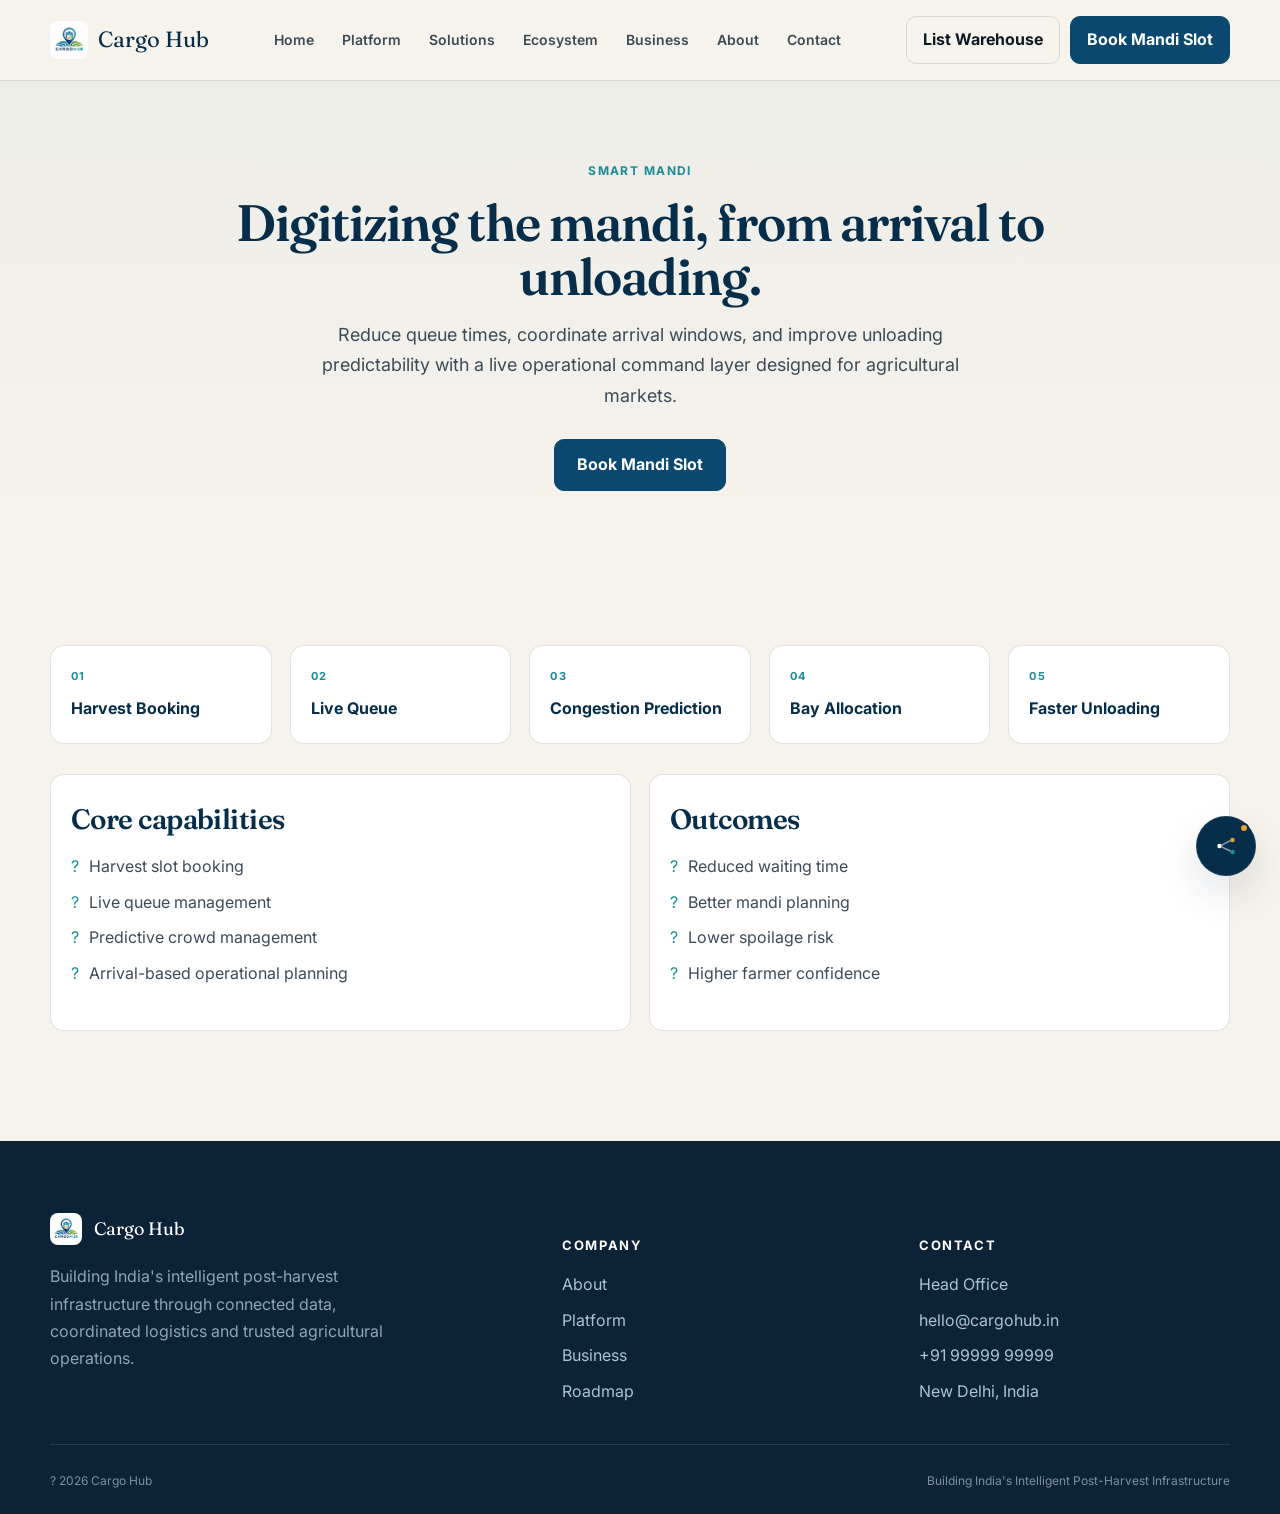
<file: smart-mandi.html>
<!DOCTYPE html><html lang="en"><head><meta charset="UTF-8" /><meta name="viewport" content="width=device-width, initial-scale=1.0" /><title>Smart Mandi | Cargo Hub</title><meta name="description" content="Cargo Hub digitizes mandi operations from arrival to unloading through booking, live queues and predictive crowd management." /><link rel="icon" href="assets/cargohub-logo.jpeg" /><link rel="preconnect" href="https://fonts.googleapis.com" /><link rel="preconnect" href="https://fonts.gstatic.com" crossorigin /><link href="https://fonts.googleapis.com/css2?family=Fraunces:opsz,wght@9..144,500;9..144,600;9..144,700&family=Inter:wght@400;500;600;700&display=swap" rel="stylesheet" /><link rel="stylesheet" href="style.css" /></head><body><header class="navbar"><div class="wrap navbar-inner"><a href="index.html" class="brand"><img src="assets/cargohub-logo.jpeg" alt="Cargo Hub logo" /><span class="brand-name">Cargo Hub</span></a><nav class="nav-links" aria-label="Main navigation"><a href="index.html" data-nav>Home</a><div class="nav-item"><a href="platform.html" class="nav-trigger" data-nav aria-expanded="false">Platform</a><div class="mega-menu"><div class="mega-menu-grid"><a href="smart-mandi.html" class="mega-item"><span class="mega-icon">01</span><span><strong>Smart Mandi</strong><small>Digitize arrivals, queues and unloading.</small></span></a><a href="storage-network.html" class="mega-item"><span class="mega-icon">02</span><span><strong>Smart Storage Network</strong><small>Discover and book storage intelligently.</small></span></a><a href="platform.html" class="mega-item"><span class="mega-icon">03</span><span><strong>AI &amp; Intelligence</strong><small>Predictive planning for post-harvest operations.</small></span></a><a href="government.html" class="mega-item"><span class="mega-icon">04</span><span><strong>Government Integration</strong><small>Connect field operations to public programs.</small></span></a></div></div></div><a href="smart-mandi.html" data-nav>Solutions</a><a href="ecosystem.html" data-nav>Ecosystem</a><a href="business.html" data-nav>Business</a><a href="about.html" data-nav>About</a><a href="contact.html" data-nav>Contact</a></nav><div class="nav-ctas"><button class="btn btn-ghost btn-sm" type="button" data-open-modal="warehouse">List Warehouse</button><button class="btn btn-primary btn-sm" type="button" data-open-modal="mandi">Book Mandi Slot</button></div><button class="hamburger" id="hamburgerBtn" type="button" aria-label="Open menu"><span></span><span></span><span></span></button></div></header><div class="mobile-drawer" id="mobileDrawer"><div class="mobile-drawer-top"><a href="index.html" class="brand"><img src="assets/cargohub-logo.jpeg" alt="Cargo Hub logo" /><span class="brand-name">Cargo Hub</span></a><button class="drawer-close" id="drawerClose" type="button" aria-label="Close menu">&times;</button></div><nav class="mobile-menu"><a href="index.html" data-nav-mobile>Home</a><a href="platform.html" data-nav-mobile>Platform</a><div class="mobile-menu-group"><button class="drawer-accordion" type="button">Solutions</button><div class="mobile-submenu"><a href="smart-mandi.html" data-nav-mobile>Smart Mandi</a><a href="storage-network.html" data-nav-mobile>Smart Storage Network</a><a href="platform.html" data-nav-mobile>AI &amp; Intelligence</a><a href="government.html" data-nav-mobile>Government Integration</a></div></div><a href="ecosystem.html" data-nav-mobile>Ecosystem</a><a href="business.html" data-nav-mobile>Business</a><a href="about.html" data-nav-mobile>About</a><a href="contact.html" data-nav-mobile>Contact</a></nav><div class="mobile-drawer-ctas"><button class="btn btn-ghost btn-block" type="button" data-open-modal="warehouse">List Warehouse</button><button class="btn btn-primary btn-block" type="button" data-open-modal="mandi">Book Mandi Slot</button></div></div><main><section class="page-hero"><div class="wrap page-hero-inner reveal"><span class="kicker">Smart Mandi</span><h1>Digitizing the mandi, from arrival to unloading.</h1><p>Reduce queue times, coordinate arrival windows, and improve unloading predictability with a live operational command layer designed for agricultural markets.</p><div class="page-hero-actions"><button type="button" class="btn btn-primary" data-open-modal="mandi">Book Mandi Slot</button></div></div></section><section class="section"><div class="wrap"><div class="process-flow reveal"><div class="process-step"><span>01</span><strong>Harvest Booking</strong></div><div class="process-step"><span>02</span><strong>Live Queue</strong></div><div class="process-step"><span>03</span><strong>Congestion Prediction</strong></div><div class="process-step"><span>04</span><strong>Bay Allocation</strong></div><div class="process-step"><span>05</span><strong>Faster Unloading</strong></div></div><div class="two-col-grid reveal"><div class="info-card"><h3>Core capabilities</h3><ul class="benefits-list"><li>Harvest slot booking</li><li>Live queue management</li><li>Predictive crowd management</li><li>Arrival-based operational planning</li></ul></div><div class="info-card"><h3>Outcomes</h3><ul class="benefits-list"><li>Reduced waiting time</li><li>Better mandi planning</li><li>Lower spoilage risk</li><li>Higher farmer confidence</li></ul></div></div></div></section></main><footer class="site-footer"><div class="wrap"><div class="footer-top"><div><div class="footer-brand"><img src="assets/cargohub-logo.jpeg" alt="Cargo Hub logo" /><div class="footer-brand-name">Cargo Hub</div></div><p class="footer-tag">Building India's intelligent post-harvest infrastructure through connected data, coordinated logistics and trusted agricultural operations.</p></div><div class="footer-col"><h5>Company</h5><ul><li><a href="about.html">About</a></li><li><a href="platform.html">Platform</a></li><li><a href="business.html">Business</a></li><li><a href="roadmap.html">Roadmap</a></li></ul></div><div class="footer-col"><h5>Contact</h5><ul><li><a href="contact.html">Head Office</a></li><li><a href="mailto:hello@cargohub.in">hello@cargohub.in</a></li><li><a href="tel:+919999999999">+91 99999 99999</a></li><li><a href="contact.html">New Delhi, India</a></li></ul></div></div><div class="footer-bottom"><span>? <span id="year"></span> Cargo Hub</span><span>Building India's Intelligent Post-Harvest Infrastructure</span></div></div></footer><div class="modal-overlay" id="modal-mandi"><div class="modal" role="dialog" aria-modal="true" aria-labelledby="modal-mandi-title"><div class="modal-top"><h3 id="modal-mandi-title">Book Mandi Slot</h3><button class="modal-close" type="button" data-close-modal aria-label="Close dialog">&times;</button></div><p class="modal-sub">Reserve a pre-scheduled arrival window and skip the queue.</p><form id="form-mandi"><div class="form-row"><label for="name">Full Name</label><input id="name" name="name" type="text" placeholder="Your name" required /></div><div class="form-grid-2"><div class="form-row"><label for="phone">Phone Number</label><input id="phone" name="phone" type="tel" placeholder="+91 9..." required /></div><div class="form-row"><label for="commodity">Commodity</label><input id="commodity" name="commodity" type="text" placeholder="Wheat, Rice..." required /></div></div><div class="form-grid-2"><div class="form-row"><label for="tonnage">Tonnage</label><input id="tonnage" name="tonnage" type="text" placeholder="e.g. 12 MT" required /></div><div class="form-row"><label for="date">Preferred Date</label><input id="date" name="date" type="date" required /></div></div><div class="form-row"><label for="mandi">Mandi / APMC</label><input id="mandi" name="mandi" type="text" placeholder="Mandi name" required /></div><button class="btn btn-primary btn-block" type="submit">Submit Request</button><p class="form-note">This form is connected to the existing Cargo Hub Google Form workflow.</p></form><div class="form-success" id="success-mandi"><div class="fs-icon">?</div><h4>Request submitted</h4><p>Your booking request has been received and routed to the existing Cargo Hub form flow.</p></div></div></div><div class="modal-overlay" id="modal-warehouse"><div class="modal" role="dialog" aria-modal="true" aria-labelledby="modal-warehouse-title"><div class="modal-top"><h3 id="modal-warehouse-title">List Your Warehouse</h3><button class="modal-close" type="button" data-close-modal aria-label="Close dialog">&times;</button></div><p class="modal-sub">Register your facility and start earning from available capacity.</p><form id="form-warehouse"><div class="form-grid-2"><div class="form-row"><label for="owner">Owner Name</label><input id="owner" name="owner" type="text" placeholder="Owner or contact" required /></div><div class="form-row"><label for="org">Organisation</label><input id="org" name="org" type="text" placeholder="Warehouse / firm" required /></div></div><div class="form-grid-2"><div class="form-row"><label for="type">Warehouse Type</label><select id="type" name="type" required><option value="">Select type</option><option>Godown</option><option>Cold Storage</option><option>Warehouse</option><option>Silos / Bulk Storage</option></select></div><div class="form-row"><label for="capacity">Capacity</label><input id="capacity" name="capacity" type="text" placeholder="e.g. 2500 MT" required /></div></div><div class="form-row"><label for="location">Location</label><input id="location" name="location" type="text" placeholder="Village / district / state" required /></div><div class="form-grid-2"><div class="form-row"><label for="phone-warehouse">Phone</label><input id="phone-warehouse" name="phone" type="tel" placeholder="+91 ..." required /></div><div class="form-row"><label for="email">Email</label><input id="email" name="email" type="email" placeholder="you@example.com" required /></div></div><button class="btn btn-primary btn-block" type="submit">List Facility</button><p class="form-note">This form is connected to the existing Cargo Hub warehouse registration flow.</p></form><div class="form-success" id="success-warehouse"><div class="fs-icon">?</div><h4>Warehouse listed</h4><p>Your registration has been received and routed to the existing Cargo Hub warehouse form flow.</p></div></div></div><script src="script.js"></script><script src="chatbot.js" defer></script></body></html>
</file>
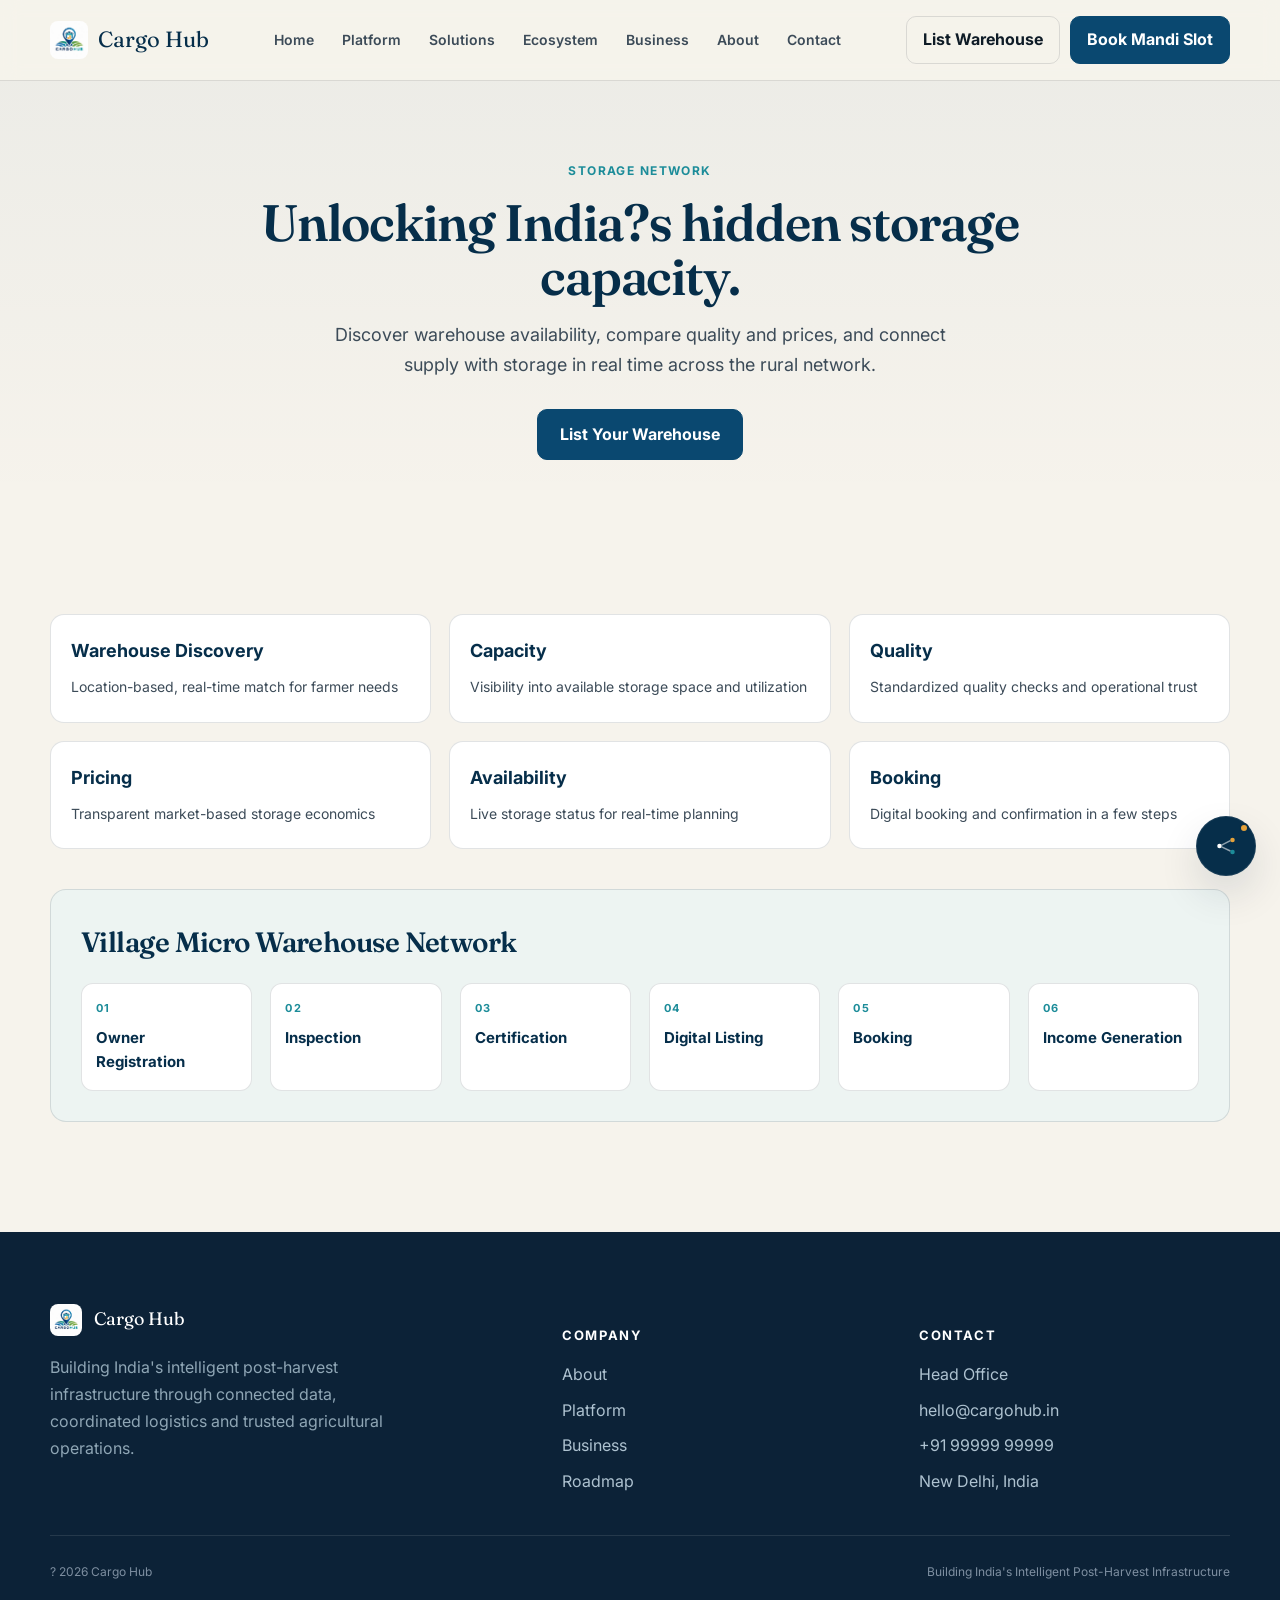
<file: storage-network.html>
<!DOCTYPE html><html lang="en"><head><meta charset="UTF-8" /><meta name="viewport" content="width=device-width, initial-scale=1.0" /><title>Storage Network | Cargo Hub</title><meta name="description" content="Cargo Hub unlocks hidden storage capacity across India through warehouse discovery, quality visibility and digital booking." /><link rel="icon" href="assets/cargohub-logo.jpeg" /><link rel="preconnect" href="https://fonts.googleapis.com" /><link rel="preconnect" href="https://fonts.gstatic.com" crossorigin /><link href="https://fonts.googleapis.com/css2?family=Fraunces:opsz,wght@9..144,500;9..144,600;9..144,700&family=Inter:wght@400;500;600;700&display=swap" rel="stylesheet" /><link rel="stylesheet" href="style.css" /></head><body><header class="navbar"><div class="wrap navbar-inner"><a href="index.html" class="brand"><img src="assets/cargohub-logo.jpeg" alt="Cargo Hub logo" /><span class="brand-name">Cargo Hub</span></a><nav class="nav-links" aria-label="Main navigation"><a href="index.html" data-nav>Home</a><div class="nav-item"><a href="platform.html" class="nav-trigger" data-nav aria-expanded="false">Platform</a><div class="mega-menu"><div class="mega-menu-grid"><a href="smart-mandi.html" class="mega-item"><span class="mega-icon">01</span><span><strong>Smart Mandi</strong><small>Digitize arrivals, queues and unloading.</small></span></a><a href="storage-network.html" class="mega-item"><span class="mega-icon">02</span><span><strong>Smart Storage Network</strong><small>Discover and book storage intelligently.</small></span></a><a href="platform.html" class="mega-item"><span class="mega-icon">03</span><span><strong>AI &amp; Intelligence</strong><small>Predictive planning for post-harvest operations.</small></span></a><a href="government.html" class="mega-item"><span class="mega-icon">04</span><span><strong>Government Integration</strong><small>Connect field operations to public programs.</small></span></a></div></div></div><a href="smart-mandi.html" data-nav>Solutions</a><a href="ecosystem.html" data-nav>Ecosystem</a><a href="business.html" data-nav>Business</a><a href="about.html" data-nav>About</a><a href="contact.html" data-nav>Contact</a></nav><div class="nav-ctas"><button class="btn btn-ghost btn-sm" type="button" data-open-modal="warehouse">List Warehouse</button><button class="btn btn-primary btn-sm" type="button" data-open-modal="mandi">Book Mandi Slot</button></div><button class="hamburger" id="hamburgerBtn" type="button" aria-label="Open menu"><span></span><span></span><span></span></button></div></header><div class="mobile-drawer" id="mobileDrawer"><div class="mobile-drawer-top"><a href="index.html" class="brand"><img src="assets/cargohub-logo.jpeg" alt="Cargo Hub logo" /><span class="brand-name">Cargo Hub</span></a><button class="drawer-close" id="drawerClose" type="button" aria-label="Close menu">&times;</button></div><nav class="mobile-menu"><a href="index.html" data-nav-mobile>Home</a><a href="platform.html" data-nav-mobile>Platform</a><div class="mobile-menu-group"><button class="drawer-accordion" type="button">Solutions</button><div class="mobile-submenu"><a href="smart-mandi.html" data-nav-mobile>Smart Mandi</a><a href="storage-network.html" data-nav-mobile>Smart Storage Network</a><a href="platform.html" data-nav-mobile>AI &amp; Intelligence</a><a href="government.html" data-nav-mobile>Government Integration</a></div></div><a href="ecosystem.html" data-nav-mobile>Ecosystem</a><a href="business.html" data-nav-mobile>Business</a><a href="about.html" data-nav-mobile>About</a><a href="contact.html" data-nav-mobile>Contact</a></nav><div class="mobile-drawer-ctas"><button class="btn btn-ghost btn-block" type="button" data-open-modal="warehouse">List Warehouse</button><button class="btn btn-primary btn-block" type="button" data-open-modal="mandi">Book Mandi Slot</button></div></div><main><section class="page-hero"><div class="wrap page-hero-inner reveal"><span class="kicker">Storage Network</span><h1>Unlocking India?s hidden storage capacity.</h1><p>Discover warehouse availability, compare quality and prices, and connect supply with storage in real time across the rural network.</p><div class="page-hero-actions"><button type="button" class="btn btn-primary" data-open-modal="warehouse">List Your Warehouse</button></div></div></section><section class="section"><div class="wrap"><div class="value-grid reveal"><div class="value-card"><strong>Warehouse Discovery</strong><span>Location-based, real-time match for farmer needs</span></div><div class="value-card"><strong>Capacity</strong><span>Visibility into available storage space and utilization</span></div><div class="value-card"><strong>Quality</strong><span>Standardized quality checks and operational trust</span></div><div class="value-card"><strong>Pricing</strong><span>Transparent market-based storage economics</span></div><div class="value-card"><strong>Availability</strong><span>Live storage status for real-time planning</span></div><div class="value-card"><strong>Booking</strong><span>Digital booking and confirmation in a few steps</span></div></div><div class="story-block reveal"><h3>Village Micro Warehouse Network</h3><div class="timeline"><div class="timeline-item"><span>01</span><strong>Owner Registration</strong></div><div class="timeline-item"><span>02</span><strong>Inspection</strong></div><div class="timeline-item"><span>03</span><strong>Certification</strong></div><div class="timeline-item"><span>04</span><strong>Digital Listing</strong></div><div class="timeline-item"><span>05</span><strong>Booking</strong></div><div class="timeline-item"><span>06</span><strong>Income Generation</strong></div></div></div></div></section></main><footer class="site-footer"><div class="wrap"><div class="footer-top"><div><div class="footer-brand"><img src="assets/cargohub-logo.jpeg" alt="Cargo Hub logo" /><div class="footer-brand-name">Cargo Hub</div></div><p class="footer-tag">Building India's intelligent post-harvest infrastructure through connected data, coordinated logistics and trusted agricultural operations.</p></div><div class="footer-col"><h5>Company</h5><ul><li><a href="about.html">About</a></li><li><a href="platform.html">Platform</a></li><li><a href="business.html">Business</a></li><li><a href="roadmap.html">Roadmap</a></li></ul></div><div class="footer-col"><h5>Contact</h5><ul><li><a href="contact.html">Head Office</a></li><li><a href="mailto:hello@cargohub.in">hello@cargohub.in</a></li><li><a href="tel:+919999999999">+91 99999 99999</a></li><li><a href="contact.html">New Delhi, India</a></li></ul></div></div><div class="footer-bottom"><span>? <span id="year"></span> Cargo Hub</span><span>Building India's Intelligent Post-Harvest Infrastructure</span></div></div></footer><div class="modal-overlay" id="modal-mandi"><div class="modal" role="dialog" aria-modal="true" aria-labelledby="modal-mandi-title"><div class="modal-top"><h3 id="modal-mandi-title">Book Mandi Slot</h3><button class="modal-close" type="button" data-close-modal aria-label="Close dialog">&times;</button></div><p class="modal-sub">Reserve a pre-scheduled arrival window and skip the queue.</p><form id="form-mandi"><div class="form-row"><label for="name">Full Name</label><input id="name" name="name" type="text" placeholder="Your name" required /></div><div class="form-grid-2"><div class="form-row"><label for="phone">Phone Number</label><input id="phone" name="phone" type="tel" placeholder="+91 9..." required /></div><div class="form-row"><label for="commodity">Commodity</label><input id="commodity" name="commodity" type="text" placeholder="Wheat, Rice..." required /></div></div><div class="form-grid-2"><div class="form-row"><label for="tonnage">Tonnage</label><input id="tonnage" name="tonnage" type="text" placeholder="e.g. 12 MT" required /></div><div class="form-row"><label for="date">Preferred Date</label><input id="date" name="date" type="date" required /></div></div><div class="form-row"><label for="mandi">Mandi / APMC</label><input id="mandi" name="mandi" type="text" placeholder="Mandi name" required /></div><button class="btn btn-primary btn-block" type="submit">Submit Request</button><p class="form-note">This form is connected to the existing Cargo Hub Google Form workflow.</p></form><div class="form-success" id="success-mandi"><div class="fs-icon">?</div><h4>Request submitted</h4><p>Your booking request has been received and routed to the existing Cargo Hub form flow.</p></div></div></div><div class="modal-overlay" id="modal-warehouse"><div class="modal" role="dialog" aria-modal="true" aria-labelledby="modal-warehouse-title"><div class="modal-top"><h3 id="modal-warehouse-title">List Your Warehouse</h3><button class="modal-close" type="button" data-close-modal aria-label="Close dialog">&times;</button></div><p class="modal-sub">Register your facility and start earning from available capacity.</p><form id="form-warehouse"><div class="form-grid-2"><div class="form-row"><label for="owner">Owner Name</label><input id="owner" name="owner" type="text" placeholder="Owner or contact" required /></div><div class="form-row"><label for="org">Organisation</label><input id="org" name="org" type="text" placeholder="Warehouse / firm" required /></div></div><div class="form-grid-2"><div class="form-row"><label for="type">Warehouse Type</label><select id="type" name="type" required><option value="">Select type</option><option>Godown</option><option>Cold Storage</option><option>Warehouse</option><option>Silos / Bulk Storage</option></select></div><div class="form-row"><label for="capacity">Capacity</label><input id="capacity" name="capacity" type="text" placeholder="e.g. 2500 MT" required /></div></div><div class="form-row"><label for="location">Location</label><input id="location" name="location" type="text" placeholder="Village / district / state" required /></div><div class="form-grid-2"><div class="form-row"><label for="phone-warehouse">Phone</label><input id="phone-warehouse" name="phone" type="tel" placeholder="+91 ..." required /></div><div class="form-row"><label for="email">Email</label><input id="email" name="email" type="email" placeholder="you@example.com" required /></div></div><button class="btn btn-primary btn-block" type="submit">List Facility</button><p class="form-note">This form is connected to the existing Cargo Hub warehouse registration flow.</p></form><div class="form-success" id="success-warehouse"><div class="fs-icon">?</div><h4>Warehouse listed</h4><p>Your registration has been received and routed to the existing Cargo Hub warehouse form flow.</p></div></div></div><script src="script.js"></script><script src="chatbot.js" defer></script></body></html>
</file>
<file: style.css>
:root {
  --ink: #0E1B26;
  --ink-soft: #3C4B58;
  --marine: #0A4870;
  --marine-deep: #062E4A;
  --teal: #1C8C99;
  --green: #4C8F3E;
  --amber: #E3A13B;
  --paper: #F6F3EC;
  --paper-cool: #EDF4F2;
  --paper-navy: #0C2237;
  --white: #FFFFFF;
  --line: rgba(14, 27, 38, 0.12);
  --line-soft: rgba(14, 27, 38, 0.08);
  --shadow: 0 18px 40px rgba(6, 32, 58, 0.12);
  --font-display: "Fraunces", Georgia, serif;
  --font-body: "Inter", Arial, sans-serif;
  --maxw: 1180px;
  --radius: 12px;
}

* {
  box-sizing: border-box
}

html {
  scroll-behavior: smooth
}

body {
  margin: 0;
  font-family: var(--font-body);
  background: var(--paper);
  color: var(--ink);
  line-height: 1.6;
  -webkit-font-smoothing: antialiased;
  overflow-x: hidden
}

img {
  display: block;
  max-width: 100%
}

a {
  text-decoration: none;
  color: inherit
}

ul {
  list-style: none;
  padding: 0;
  margin: 0
}

button,
input,
select {
  font: inherit
}

h1,
h2,
h3,
h4 {
  margin: 0;
  font-family: var(--font-display);
  color: var(--marine-deep);
  letter-spacing: -0.02em;
  font-weight: 600
}

p {
  margin: 0
}

svg {
  display: block;
  max-width: 100%
}

.wrap {
  width: min(var(--maxw), calc(100% - 48px));
  margin: 0 auto
}

.section {
  padding: 110px 0
}

.section--tight {
  padding: 86px 0
}

.on-cool {
  background: var(--paper-cool)
}

.on-navy {
  background: var(--paper-navy);
  color: #D7E5EE
}

.on-navy h2,
.on-navy h3,
.on-navy h4,
.on-navy .lede {
  color: #FFFFFF
}

.kicker {
  display: inline-block;
  font-size: 12px;
  font-weight: 700;
  letter-spacing: 0.12em;
  text-transform: uppercase;
  color: var(--teal);
  margin-bottom: 16px
}

.section-head {
  margin-bottom: 52px;
  max-width: 700px
}

.section-head.center {
  text-align: center;
  margin-left: auto;
  margin-right: auto
}

.section-head h2 {
  font-size: clamp(32px, 4vw, 48px);
  line-height: 1.08
}

.section-head .lede {
  font-size: 18px;
  color: var(--ink-soft);
  margin-top: 16px;
  line-height: 1.6
}

.hero {
  padding: 72px 0 90px;
  background: radial-gradient(900px 420px at 82% 0%, rgba(28, 140, 153, 0.14), rgba(255, 255, 255, 0) 60%), var(--paper)
}

.hero-grid {
  display: grid;
  grid-template-columns: 1.05fr 0.95fr;
  gap: 52px;
  align-items: center
}

.hero-copy h1 {
  font-size: clamp(42px, 4.8vw, 66px);
  line-height: 0.98;
  max-width: 12ch
}

.lede {
  font-size: 18px;
  color: var(--ink-soft);
  max-width: 42ch;
  line-height: 1.7
}

.hero-ctas {
  display: flex;
  flex-wrap: wrap;
  gap: 16px;
  margin-top: 30px
}

.hero-meta {
  display: flex;
  flex-wrap: wrap;
  gap: 14px 20px;
  margin-top: 24px;
  font-size: 11px;
  letter-spacing: 0.1em;
  text-transform: uppercase;
  color: var(--ink-soft)
}

.hero-eyebrow {
  display: flex;
  align-items: center;
  gap: 12px;
  font-size: 12px;
  font-weight: 700;
  letter-spacing: 0.12em;
  color: var(--marine);
  margin-bottom: 20px
}

.hero-eyebrow::before {
  content: "";
  display: block;
  width: 28px;
  height: 1px;
  background: var(--amber)
}

.btn {
  display: inline-flex;
  align-items: center;
  justify-content: center;
  padding: 12px 22px;
  border: 1px solid transparent;
  border-radius: 10px;
  cursor: pointer;
  font-weight: 700;
  transition: all .2s ease;
  white-space: nowrap
}

.btn:hover {
  transform: translateY(-1px)
}

.btn-primary {
  background: var(--marine);
  color: #fff;
  border-color: var(--marine)
}

.btn-primary:hover {
  background: var(--marine-deep)
}

.btn-ghost {
  background: transparent;
  border-color: var(--line);
  color: var(--ink)
}

.btn-ghost:hover {
  border-color: var(--marine);
  color: var(--marine-deep)
}

.btn-block {
  width: 100%
}

.btn-sm {
  padding: 10px 16px
}

.navbar {
  position: sticky;
  top: 0;
  z-index: 700;
  background: rgba(246, 243, 236, 0.9);
  backdrop-filter: blur(10px);
  border-bottom: 1px solid var(--line)
}

.navbar-inner {
  display: flex;
  align-items: center;
  justify-content: space-between;
  height: 80px
}

.brand {
  display: flex;
  align-items: center;
  gap: 10px
}

.brand img {
  height: 38px;
  width: auto;
  border-radius: 8px
}

.brand-name {
  font-family: var(--font-display);
  font-size: 22px;
  color: var(--marine-deep)
}

.nav-links {
  display: flex;
  align-items: center;
  gap: 28px
}

.nav-links a {
  font-size: 14px;
  font-weight: 600;
  color: var(--ink-soft);
  position: relative;
  padding: 6px 0
}

.nav-links a::after {
  content: "";
  position: absolute;
  left: 0;
  right: 0;
  bottom: -4px;
  height: 2px;
  background: var(--teal);
  transform: scaleX(0);
  transition: transform .2s ease
}

.nav-links a.active,
.nav-links a:hover {
  color: var(--marine-deep)
}

.nav-links a.active::after,
.nav-links a:hover::after {
  transform: scaleX(1)
}

.nav-item {
  position: relative
}

.mega-menu {
  position: absolute;
  top: calc(100% + 18px);
  left: 50%;
  transform: translate(-50%, 12px);
  opacity: 0;
  pointer-events: none;
  transition: all .2s ease;
  width: min(620px, 62vw);
  background: var(--white);
  border: 1px solid var(--line);
  border-radius: 16px;
  box-shadow: var(--shadow);
  padding: 18px;
  z-index: 100
}

.nav-item.open .mega-menu {
  opacity: 1;
  transform: translate(-50%, 0);
  pointer-events: auto
}

.mega-menu-grid {
  display: grid;
  grid-template-columns: repeat(2, minmax(0, 1fr));
  gap: 14px
}

.mega-item {
  display: flex;
  gap: 12px;
  border: 1px solid var(--line-soft);
  border-radius: 12px;
  padding: 14px;
  background: #fff;
  transition: border-color .2s ease, background .2s ease
}

.mega-item:hover {
  border-color: var(--teal);
  background: #f8faf9
}

.mega-item strong {
  display: block;
  color: var(--marine-deep);
  font-size: 15px;
  margin-bottom: 4px
}

.mega-item small {
  display: block;
  color: var(--ink-soft);
  line-height: 1.5
}

.mega-icon {
  width: 34px;
  height: 34px;
  border-radius: 10px;
  background: rgba(28, 140, 153, 0.1);
  display: inline-flex;
  align-items: center;
  justify-content: center;
  font-size: 11px;
  color: var(--marine-deep);
  font-weight: 700;
  flex-shrink: 0
}

.nav-ctas {
  display: flex;
  align-items: center;
  gap: 10px
}

.hamburger {
  display: none;
  background: none;
  border: 0;
  padding: 8px;
  cursor: pointer
}

.hamburger span {
  display: block;
  width: 22px;
  height: 2px;
  background: var(--ink);
  margin: 4px 0;
  border-radius: 2px
}

.mobile-drawer {
  position: fixed;
  inset: 0 auto 0 0;
  width: min(88vw, 360px);
  background: var(--paper);
  border-right: 1px solid var(--line);
  transform: translateX(-110%);
  transition: transform .25s ease;
  z-index: 900;
  padding: 24px 24px 32px;
  display: flex;
  flex-direction: column
}

.mobile-drawer.open {
  transform: translateX(0)
}

.mobile-drawer-top {
  display: flex;
  align-items: center;
  justify-content: space-between;
  margin-bottom: 24px
}

.drawer-close {
  background: none;
  border: 0;
  font-size: 32px;
  color: var(--ink);
  cursor: pointer;
  line-height: 1
}

.mobile-menu {
  display: flex;
  flex-direction: column;
  gap: 4px
}

.mobile-menu a,
.drawer-accordion {
  font-family: var(--font-display);
  font-size: 22px;
  color: var(--marine-deep);
  padding: 14px 0;
  border-bottom: 1px solid var(--line-soft);
  background: none;
  border-left: 0;
  border-right: 0;
  border-top: 0;
  text-align: left;
  width: 100%
}

.mobile-menu-group .mobile-submenu {
  display: none;
  padding: 0 0 12px
}

.mobile-menu-group.open .mobile-submenu {
  display: flex;
  flex-direction: column
}

.mobile-submenu a {
  font-family: var(--font-body);
  font-size: 15px;
  padding: 8px 0;
  border-bottom: 0
}

.mobile-drawer-ctas {
  display: flex;
  flex-direction: column;
  gap: 10px;
  margin-top: auto;
  padding-top: 18px
}

.trust-strip {
  background: var(--white);
  border-top: 1px solid var(--line);
  border-bottom: 1px solid var(--line)
}

.trust-list {
  display: flex;
  flex-wrap: wrap;
  justify-content: space-between;
  gap: 18px 28px;
  padding: 18px 0;
  font-size: 12px;
  font-weight: 600;
  color: var(--ink-soft);
  letter-spacing: 0.02em
}

.trust-list span {
  white-space: nowrap
}

.problem-grid {
  display: grid;
  grid-template-columns: repeat(2, minmax(0, 1fr));
  gap: 2px;
  border: 1px solid var(--line);
  background: var(--line);
  border-radius: 12px;
  overflow: hidden
}

.problem-card {
  background: var(--white);
  padding: 28px 26px
}

.problem-card h4 {
  font-size: 19px;
  margin-bottom: 8px
}

.problem-card p {
  color: var(--ink-soft)
}

.num {
  display: block;
  color: var(--teal);
  font-size: 13px;
  font-weight: 700;
  letter-spacing: 0.12em;
  margin-bottom: 12px
}

.compare {
  display: grid;
  grid-template-columns: repeat(2, minmax(0, 1fr));
  gap: 28px;
  margin-top: 52px
}

.compare-col {
  padding: 28px 26px;
  border-radius: 14px
}

.compare-col.today {
  background: var(--paper-navy);
  color: #CBDAEA
}

.compare-col.today h3 {
  color: #fff
}

.compare-col.tomorrow {
  background: var(--white);
  border: 1px solid var(--line)
}

.compare-label {
  font-size: 12px;
  font-weight: 700;
  letter-spacing: 0.12em;
  color: var(--teal);
  display: block;
  margin-bottom: 6px
}

.compare-col h3 {
  font-size: 22px;
  margin-bottom: 18px
}

.compare-list {
  display: grid;
  gap: 12px
}

.compare-list li {
  position: relative;
  padding-left: 18px;
  color: inherit;
  line-height: 1.6
}

.compare-list li::before {
  position: absolute;
  left: 0;
  top: 0;
  color: var(--green);
  font-weight: 700
}

.compare-col.today .compare-list li::before {
  content: '?';
  color: #8AA3B6
}

.compare-col.tomorrow .compare-list li::before {
  content: '?';
  color: var(--green)
}

.quadrants {
  display: grid;
  grid-template-columns: repeat(2, minmax(0, 1fr));
  gap: 20px
}

.quad-card {
  background: var(--white);
  border: 1px solid var(--line);
  border-radius: 12px;
  padding: 28px 24px;
  transition: border-color .2s ease, box-shadow .2s ease
}

.quad-card:hover {
  border-color: var(--teal);
  box-shadow: var(--shadow)
}

.quad-top {
  display: flex;
  align-items: center;
  gap: 12px;
  margin-bottom: 18px
}

.quad-icon {
  width: 42px;
  height: 42px;
  border-radius: 10px;
  display: flex;
  align-items: center;
  justify-content: center;
  background: rgba(28, 140, 153, 0.08);
  font-size: 18px;
  color: var(--marine-deep)
}

.q-mandi .quad-icon {
  background: rgba(10, 72, 112, 0.10)
}

.q-storage .quad-icon {
  background: rgba(28, 140, 153, 0.10)
}

.q-intel .quad-icon {
  background: rgba(76, 143, 62, 0.10)
}

.q-infra .quad-icon {
  background: rgba(227, 161, 59, 0.15)
}

.quad-card ul {
  display: grid;
  gap: 10px
}

.quad-card li {
  padding-left: 16px;
  position: relative;
  color: var(--ink-soft)
}

.quad-card li::before {
  content: "";
  position: absolute;
  left: 0;
  top: 9px;
  width: 6px;
  height: 6px;
  border-radius: 50%;
  background: var(--amber)
}

.feature-panel {
  display: grid;
  grid-template-columns: 1fr 1fr;
  gap: 30px;
  align-items: center;
  background: var(--white);
  border: 1px solid var(--line);
  border-radius: 16px;
  padding: 30px;
  margin-bottom: 26px
}

.feature-panel.reverse {
  grid-template-columns: 1fr 1fr
}

.feature-copy h3 {
  font-size: clamp(28px, 3vw, 38px);
  margin-bottom: 16px
}

.feature-copy p {
  color: var(--ink-soft);
  margin-bottom: 18px
}

.benefits-list {
  display: grid;
  gap: 10px;
  margin-bottom: 22px
}

.benefits-list li {
  position: relative;
  padding-left: 18px;
  color: var(--ink-soft)
}

.benefits-list li::before {
  content: "?";
  position: absolute;
  left: 0;
  color: var(--teal)
}

.feature-visual {
  min-height: 250px;
  border-radius: 16px;
  display: flex;
  align-items: center;
  justify-content: center;
  background: linear-gradient(135deg, #062E4A, #0A4870);
  overflow: hidden
}

.navy-visual {
  background: linear-gradient(135deg, #062E4A, #0A4870)
}

.teal-visual {
  background: linear-gradient(135deg, #1C8C99, #0A4870)
}

.green-visual {
  background: linear-gradient(135deg, #4C8F3E, #1C8C99)
}

.amber-visual {
  background: linear-gradient(135deg, #E3A13B, #0A4870)
}

.dark-visual {
  background: linear-gradient(135deg, #0d2235, #062E4A)
}

.stack-card,
.trend-box,
.mini-metrics {
  width: min(82%, 320px);
  display: grid;
  gap: 12px;
  padding: 20px;
  border-radius: 14px;
  background: rgba(255, 255, 255, 0.12);
  border: 1px solid rgba(255, 255, 255, 0.2);
  color: #fff
}

.stack-card span,
.trend-box span,
.mini-metrics div {
  display: flex;
  justify-content: space-between;
  gap: 10px;
  font-weight: 600;
  align-items: center
}

.mini-metrics strong {
  font-family: var(--font-display)
}

.stats-grid {
  display: grid;
  grid-template-columns: repeat(4, minmax(0, 1fr));
  gap: 18px
}

.stat-card {
  background: var(--white);
  border: 1px solid var(--line);
  border-radius: 14px;
  padding: 26px 20px;
  text-align: center
}

.stat-card strong {
  display: block;
  font-family: var(--font-display);
  font-size: clamp(28px, 2.5vw, 36px);
  color: var(--marine-deep);
  margin-bottom: 8px
}

.stat-card span {
  color: var(--ink-soft);
  font-size: 14px
}

.final-cta {
  background: var(--marine-deep);
  border-radius: 18px;
  padding: 68px 32px;
  text-align: center;
  background-image: radial-gradient(700px 260px at 50% 0%, rgba(28, 140, 153, 0.28), transparent 65%)
}

.final-cta h2 {
  color: #fff;
  font-size: clamp(28px, 3.8vw, 46px);
  max-width: 18ch;
  margin: 0 auto;
  line-height: 1.08
}

.final-cta p {
  max-width: 52ch;
  margin: 18px auto 0;
  color: #AEC2D0
}

.final-cta-btns {
  display: flex;
  justify-content: center;
  flex-wrap: wrap;
  gap: 14px;
  margin-top: 30px
}

.site-footer {
  background: var(--paper-navy);
  color: #AEC2D0;
  padding: 72px 0 24px
}

.footer-top {
  display: grid;
  grid-template-columns: 1.5fr 1fr 1fr;
  gap: 46px;
  padding-bottom: 40px;
  border-bottom: 1px solid rgba(255, 255, 255, 0.1)
}

.footer-brand {
  display: flex;
  align-items: center;
  gap: 12px;
  margin-bottom: 18px
}

.footer-brand img {
  height: 32px;
  width: auto;
  border-radius: 8px
}

.footer-brand-name {
  font-family: var(--font-display);
  font-size: 18px;
  color: #fff
}

.footer-tag {
  color: #8FA6B5;
  max-width: 34ch;
  line-height: 1.7
}

.footer-col h5 {
  font-size: 13px;
  font-weight: 700;
  letter-spacing: 0.12em;
  text-transform: uppercase;
  color: #fff;
  margin-bottom: 16px
}

.footer-col ul {
  display: grid;
  gap: 10px
}

.footer-col a {
  color: #AEC2D0
}

.footer-bottom {
  display: flex;
  justify-content: space-between;
  gap: 14px;
  flex-wrap: wrap;
  padding-top: 26px;
  color: #7E8FA1;
  font-size: 12px
}

.modal-overlay {
  position: fixed;
  inset: 0;
  background: rgba(6, 20, 33, 0.55);
  display: flex;
  align-items: center;
  justify-content: center;
  z-index: 1000;
  padding: 24px;
  opacity: 0;
  pointer-events: none;
  transition: opacity .2s ease
}

.modal-overlay.open {
  opacity: 1;
  pointer-events: auto
}

.modal {
  background: var(--white);
  border-radius: 14px;
  width: min(520px, 100%);
  max-height: 88vh;
  overflow: auto;
  padding: 28px 28px 24px;
  transform: translateY(10px);
  transition: transform .2s ease
}

.modal-overlay.open .modal {
  transform: translateY(0)
}

.modal-top {
  display: flex;
  align-items: flex-start;
  justify-content: space-between;
  gap: 16px;
  margin-bottom: 10px
}

.modal-top h3 {
  font-size: 24px
}

.modal-close {
  background: none;
  border: 0;
  font-size: 26px;
  color: var(--ink-soft);
  cursor: pointer
}

.modal-sub {
  font-size: 14px;
  color: var(--ink-soft);
  margin-bottom: 20px
}

.form-row {
  margin-bottom: 16px
}

.form-grid-2 {
  display: grid;
  grid-template-columns: repeat(2, minmax(0, 1fr));
  gap: 14px
}

.form-row label {
  display: block;
  font-size: 13px;
  font-weight: 700;
  margin-bottom: 6px;
  color: var(--marine-deep)
}

.form-row input,
.form-row select {
  width: 100%;
  padding: 11px 12px;
  border: 1px solid var(--line);
  border-radius: 8px;
  background: #f9fafb;
  color: var(--ink)
}

.form-row input:focus,
.form-row select:focus {
  outline: none;
  border-color: var(--teal);
  background: #fff
}

.form-note {
  margin-top: 12px;
  text-align: center;
  font-size: 12px;
  color: var(--ink-soft)
}

.form-success {
  display: none;
  text-align: center;
  padding: 20px 0
}

.form-success.show {
  display: block
}

.form-success .fs-icon {
  font-size: 40px;
  color: var(--green);
  margin-bottom: 12px
}

.form-success h4 {
  font-size: 24px;
  margin-bottom: 10px
}

.form-success p {
  color: var(--ink-soft)
}

.reveal {
  opacity: 0;
  transform: translateY(14px);
  transition: opacity .6s ease, transform .6s ease
}

.reveal.in {
  opacity: 1;
  transform: translateY(0)
}

.page-hero {
  padding: 76px 0 44px;
  background: linear-gradient(180deg, rgba(10, 72, 112, 0.04), rgba(10, 72, 112, 0));
}

.page-hero-inner {
  text-align: center;
  max-width: 820px;
  margin: 0 auto
}

.page-hero-inner h1 {
  font-size: clamp(36px, 4vw, 58px);
  line-height: 1.05;
  margin-bottom: 16px
}

.page-hero-inner p {
  margin: 0 auto;
  max-width: 60ch;
  color: var(--ink-soft);
  font-size: 18px;
  line-height: 1.7
}

.page-hero-actions {
  margin-top: 28px
}

.process-flow,
.value-grid,
.timeline,
.story-grid,
.two-col-grid,
.contact-layout {
  display: grid;
  gap: 18px
}

.process-flow {
  grid-template-columns: repeat(5, minmax(120px, 1fr));
  margin-bottom: 30px
}

.process-step,
.value-card,
.info-card,
.story-card,
.contact-panel,
.rev-card {
  background: var(--white);
  border: 1px solid var(--line);
  border-radius: 14px;
  padding: 22px 20px
}

.process-step span {
  display: block;
  color: var(--teal);
  font-size: 11px;
  font-weight: 700;
  letter-spacing: 0.12em;
  margin-bottom: 10px
}

.process-step strong {
  font-size: 16px;
  color: var(--marine-deep)
}

.two-col-grid {
  grid-template-columns: repeat(2, minmax(0, 1fr))
}

.info-card h3,
.story-card h3,
.contact-panel h3 {
  font-size: 28px;
  margin-bottom: 12px
}

.value-grid {
  grid-template-columns: repeat(3, minmax(0, 1fr))
}

.value-card strong {
  display: block;
  color: var(--marine-deep);
  font-size: 18px;
  margin-bottom: 8px
}

.value-card span {
  color: var(--ink-soft);
  font-size: 14px
}

.story-block {
  margin-top: 40px;
  background: var(--paper-cool);
  border: 1px solid var(--line);
  border-radius: 16px;
  padding: 30px
}

.story-block h3 {
  font-size: 28px;
  margin-bottom: 18px
}

.timeline {
  grid-template-columns: repeat(6, minmax(110px, 1fr))
}

.timeline-item {
  display: flex;
  flex-direction: column;
  gap: 8px;
  background: var(--white);
  border: 1px solid var(--line);
  border-radius: 12px;
  padding: 16px 14px
}

.timeline-item span {
  font-size: 11px;
  color: var(--teal);
  font-weight: 700;
  letter-spacing: 0.12em
}

.timeline-item strong {
  font-size: 15px;
  color: var(--marine-deep)
}

.small-timeline {
  grid-template-columns: repeat(5, minmax(100px, 1fr))
}

.story-grid {
  grid-template-columns: repeat(3, minmax(0, 1fr))
}

.contact-layout {
  grid-template-columns: repeat(2, minmax(0, 1fr))
}

.contact-list {
  display: grid;
  gap: 12px;
  margin-top: 18px
}

.contact-list a,
.contact-list strong {
  color: var(--marine-deep)
}

.partnership-list {
  display: grid;
  gap: 12px;
  margin-top: 18px
}

.revenue-grid {
  display: grid;
  grid-template-columns: repeat(3, minmax(0, 1fr));
  gap: 18px
}

.rev-card .rv-t {
  font-weight: 700;
  color: var(--marine-deep);
  margin-bottom: 7px
}

.rev-card .rv-d {
  color: var(--ink-soft)
}

.roadmap {
  position: relative;
  max-width: 760px;
  margin: 0 auto
}

.roadmap-line {
  position: absolute;
  left: 18px;
  top: 8px;
  bottom: 8px;
  width: 2px;
  background: var(--line)
}

.rm-item {
  position: relative;
  padding: 0 0 30px 54px
}

.rm-item:last-child {
  padding-bottom: 0
}

.rm-dot {
  position: absolute;
  left: 9px;
  top: 4px;
  width: 20px;
  height: 20px;
  border-radius: 50%;
  background: #fff;
  border: 2px solid var(--teal)
}

.rm-phase {
  font-size: 12px;
  font-weight: 700;
  letter-spacing: 0.12em;
  color: var(--teal);
  margin-bottom: 8px
}

.rm-item h4 {
  font-size: 20px;
  margin-bottom: 8px
}

.rm-item p {
  color: var(--ink-soft)
}

.tabs-nav {
  display: flex;
  flex-wrap: wrap;
  gap: 8px;
  margin-bottom: 24px
}

.tab-btn {
  padding: 10px 18px;
  border-radius: 999px;
  border: 1px solid var(--line);
  background: #fff;
  color: var(--ink-soft);
  font-weight: 600;
  cursor: pointer
}

.tab-btn.active {
  background: var(--marine);
  color: #fff;
  border-color: var(--marine)
}

.tab-panel {
  display: none
}

.tab-panel.active {
  display: grid;
  grid-template-columns: 1fr 1fr;
  gap: 28px;
  align-items: center;
  background: #fff;
  border: 1px solid var(--line);
  border-radius: 16px;
  padding: 32px
}

.tab-panel h3 {
  font-size: 28px;
  margin-bottom: 10px
}

.tp-desc {
  color: var(--ink-soft);
  margin-bottom: 18px
}

.tp-benefits {
  display: grid;
  gap: 10px
}

.tp-benefits li {
  position: relative;
  padding-left: 18px;
  color: var(--ink-soft)
}

.tp-benefits li::before {
  content: '?';
  position: absolute;
  left: 0;
  color: var(--green);
  font-weight: 700
}

.tp-visual {
  min-height: 220px;
  border-radius: 14px;
  display: flex;
  align-items: center;
  justify-content: center;
  color: #fff;
  font-family: var(--font-display);
  font-size: 34px
}

.scheme-grid {
  display: grid;
  grid-template-columns: repeat(4, minmax(0, 1fr));
  gap: 16px
}

.scheme-card {
  background: #fff;
  border: 1px solid var(--line);
  border-radius: 12px;
  padding: 24px 18px;
  text-align: center
}

.sc-abbr {
  font-family: var(--font-display);
  font-size: 28px;
  color: var(--marine);
  margin-bottom: 4px
}

.sc-name {
  color: var(--ink-soft);
  font-size: 13px
}

.story-grid {
  margin-top: 18px
}

@media (max-width:980px) {

  .nav-links,
  .nav-ctas {
    display: none
  }

  .hamburger {
    display: block
  }

  .hero-grid,
  .feature-panel,
  .compare,
  .contact-layout,
  .value-grid,
  .story-grid,
  .two-col-grid,
  .process-flow,
  .timeline,
  .small-timeline,
  .scheme-grid,
  .revenue-grid,
  .tab-panel.active {
    grid-template-columns: 1fr
  }

  .stats-grid {
    grid-template-columns: repeat(2, minmax(0, 1fr))
  }

  .footer-top {
    grid-template-columns: 1fr
  }

  .mega-menu {
    display: none
  }

  .nav-item {
    position: static
  }
}

@media (max-width:600px) {
  .wrap {
    width: min(var(--maxw), calc(100% - 28px))
  }

  .section {
    padding: 78px 0
  }

  .hero {
    padding-top: 52px
  }

  .hero-copy h1 {
    max-width: none
  }

  .feature-panel {
    padding: 20px 18px
  }

  .stats-grid {
    grid-template-columns: 1fr
  }

  .process-flow {
    grid-template-columns: 1fr
  }

  .timeline,
  .small-timeline {
    grid-template-columns: 1fr
  }

  .scheme-grid {
    grid-template-columns: 1fr 1fr
  }

  .revenue-grid {
    grid-template-columns: 1fr
  }

  .form-grid-2 {
    grid-template-columns: 1fr
  }

  .final-cta {
    padding: 58px 18px
  }

}


@media (max-width:980px) {

  .nav-links,
  .nav-ctas {
    display: none
  }

  .hamburger {
    display: block
  }

  .hero-grid,
  .feature-panel,
  .compare,
  .contact-layout,
  .value-grid,
  .story-grid,
  .two-col-grid,
  .process-flow,
  .timeline,
  .small-timeline,
  .scheme-grid,
  .revenue-grid,
  .tab-panel.active {
    grid-template-columns: 1fr
  }

  .stats-grid {
    grid-template-columns: repeat(2, minmax(0, 1fr))
  }

  .footer-top {
    grid-template-columns: 1fr
  }

  .mega-menu {
    display: none
  }

  .nav-item {
    position: static
  }

  .navbar {
    position: sticky;
    top: 0;
    z-index: 30
  }

  .navbar-inner {
    padding: 14px 0;
    min-height: 68px
  }

  .brand {
    gap: 10px
  }

  .brand-name {
    font-size: 1.05rem
  }

  .hero {
    padding-top: 56px;
    padding-bottom: 72px
  }

  .hero-grid {
    gap: 34px
  }

  .hero-copy h1 {
    max-width: 12ch
  }

  .section {
    padding: 88px 0
  }

  .section-head {
    margin-bottom: 36px
  }

  .section-head h2 {
    font-size: clamp(28px, 5vw, 42px)
  }

  .problem-grid,
  .roadmap-grid,
  .impact-grid,
  .grid-3,
  .grid-4,
  .stats-grid,
  .partners-grid,
  .team-grid,
  .quote-grid,
  .steps-grid,
  .feature-list {
    grid-template-columns: repeat(2, minmax(0, 1fr))
  }

  .tab-btn {
    padding: 10px 15px
  }

  .tab-panel h3 {
    font-size: 24px
  }
}

@media (max-width:768px) {
  .wrap {
    width: min(var(--maxw), calc(100% - 28px))
  }

  .section {
    padding: 76px 0
  }

  .hero {
    padding-top: 48px;
    padding-bottom: 64px
  }

  .hero-grid {
    grid-template-columns: 1fr
  }

  .hero-copy {
    text-align: left
  }

  .hero-copy h1 {
    font-size: clamp(36px, 9vw, 48px);
    max-width: none;
    line-height: 1.02
  }

  .hero-ctas {
    flex-direction: column;
    align-items: stretch
  }

  .hero-ctas .btn {
    width: 100%
  }

  .hero-meta {
    gap: 10px 14px
  }

  .hero-meta span {
    display: inline-flex
  }

  .section-head {
    max-width: 100%
  }

  .section-head .lede,
  .lede {
    font-size: 17px
  }

  .problem-grid,
  .stats-grid,
  .roadmap-grid,
  .grid-3,
  .grid-4,
  .partners-grid,
  .team-grid,
  .quote-grid,
  .steps-grid,
  .feature-list {
    grid-template-columns: 1fr
  }

  .compare {
    grid-template-columns: 1fr
  }

  .quadrants,
  .scheme-grid,
  .revenue-grid {
    grid-template-columns: 1fr 1fr
  }

  .feature-panel {
    padding: 22px 18px
  }

  .process-flow,
  .timeline,
  .small-timeline,
  .value-grid,
  .story-grid,
  .two-col-grid,
  .contact-layout,
  .form-grid-2 {
    grid-template-columns: 1fr
  }

  .story-card,
  .news-card,
  .team-card,
  .partner-card,
  .scheme-card {
    padding: 20px 18px
  }

  .final-cta {
    padding: 56px 18px
  }

  .footer-top {
    grid-template-columns: 1fr
  }

  .footer-bottom {
    flex-direction: column;
    align-items: flex-start;
    gap: 10px
  }

  .mobile-drawer {
    padding: 18px 18px 20px
  }

  .mobile-menu {
    margin-top: 20px
  }

  .mobile-menu a,
  .drawer-accordion {
    padding: 12px 0
  }

  .mobile-drawer-ctas {
    margin-top: 20px;
    display: grid;
    gap: 12px
  }
}

@media (max-width:600px) {
  .wrap {
    width: min(var(--maxw), calc(100% - 24px))
  }

  .section {
    padding: 68px 0
  }

  .hero {
    padding-top: 42px
  }

  .hero-copy h1 {
    max-width: none
  }

  .feature-panel {
    padding: 20px 18px
  }

  .stats-grid {
    grid-template-columns: 1fr
  }

  .process-flow {
    grid-template-columns: 1fr
  }

  .timeline,
  .small-timeline {
    grid-template-columns: 1fr
  }

  .scheme-grid {
    grid-template-columns: 1fr 1fr
  }

  .revenue-grid {
    grid-template-columns: 1fr
  }

  .form-grid-2 {
    grid-template-columns: 1fr
  }

  .final-cta {
    padding: 52px 18px
  }

  .trust-list {
    gap: 10px 14px;
    justify-content: center
  }

  .trust-list span {
    padding: 8px 10px;
    font-size: 11px
  }

  .brand-name {
    letter-spacing: -0.03em
  }

  .btn {
    padding: 12px 18px
  }

  .btn-block {
    width: 100%
  }

  .tab-panel.active {
    padding: 22px 18px;
    gap: 18px
  }

  .tab-panel .tp-visual {
    min-height: 180px
  }

  .contact-form,
  .form-shell,
  .value-card,
  .story-card,
  .card-shell,
  .problem-card,
  .quad-card,
  .panel-card {
    border-radius: 12px
  }
}

@media (max-width:420px) {
  .navbar-inner {
    padding: 12px 0
  }

  .brand img {
    width: 36px;
    height: 36px
  }

  .brand-name {
    font-size: 0.98rem
  }

  .hero-eyebrow {
    font-size: 11px;
    letter-spacing: 0.09em
  }

  .hero-meta {
    font-size: 10px;
    letter-spacing: 0.08em
  }

  .hero-ctas .btn,
  .mobile-drawer-ctas .btn {
    min-height: 46px
  }

  .problem-card,
  .quad-card,
  .scheme-card,
  .story-card,
  .team-card,
  .partner-card,
  .step-card,
  .feature-panel,
  .news-card,
  .action-card {
    padding: 18px 16px
  }

  .section-head h2 {
    font-size: clamp(24px, 7vw, 32px)
  }

  .quadrants,
  .scheme-grid {
    grid-template-columns: 1fr
  }

  .trust-list span {
    width: 100%;
    text-align: center
  }

  .mobile-drawer-top {
    align-items: center
  }

  .drawer-close {
    font-size: 32px;
    line-height: 1
  }
}
/* ==========================================================================
   Cargo Hub Assistant — floating chatbot
   ========================================================================== */

.chb-launcher {
  position: fixed;
  right: 24px;
  bottom: 24px;
  width: 60px;
  height: 60px;
  border-radius: 50%;
  background: var(--marine-deep);
  border: 1px solid rgba(255, 255, 255, 0.08);
  display: flex;
  align-items: center;
  justify-content: center;
  cursor: pointer;
  box-shadow: var(--shadow);
  transition: transform .2s ease, box-shadow .2s ease;
  z-index: 1200;
  padding: 0
}

.chb-launcher:hover {
  transform: scale(1.06);
  box-shadow: 0 22px 46px rgba(6, 32, 58, 0.22)
}

.chb-launcher:focus-visible {
  outline: 2px solid var(--teal);
  outline-offset: 3px
}

.chb-launcher svg {
  width: 26px;
  height: 26px
}

.chb-dot {
  position: absolute;
  top: 6px;
  right: 6px;
  width: 10px;
  height: 10px;
  border-radius: 50%;
  background: var(--amber);
  border: 2px solid var(--marine-deep);
  transition: opacity .2s ease
}

.chb-dot.chb-hide {
  opacity: 0;
  pointer-events: none
}

.chb-launcher .chb-icon-open {
  display: none
}

body.chb-open .chb-launcher .chb-icon-chat {
  display: none
}

body.chb-open .chb-launcher .chb-icon-open {
  display: block
}

.chb-window {
  position: fixed;
  right: 24px;
  bottom: 94px;
  width: 396px;
  height: 610px;
  max-height: calc(100vh - 120px);
  background: var(--paper);
  border: 1px solid var(--line);
  border-radius: 18px;
  box-shadow: var(--shadow);
  display: flex;
  flex-direction: column;
  overflow: hidden;
  z-index: 1190;
  opacity: 0;
  transform: translateY(16px) scale(0.98);
  pointer-events: none;
  transition: opacity .22s ease, transform .22s ease;
}

body.chb-open .chb-window {
  opacity: 1;
  transform: translateY(0) scale(1);
  pointer-events: auto
}

.chb-header {
  background: var(--marine-deep);
  color: #fff;
  display: flex;
  align-items: center;
  gap: 12px;
  padding: 16px 16px;
  border-bottom: 1px solid rgba(255, 255, 255, 0.1);
  flex-shrink: 0
}

.chb-header-icon {
  width: 36px;
  height: 36px;
  border-radius: 50%;
  background: rgba(255, 255, 255, 0.1);
  display: flex;
  align-items: center;
  justify-content: center;
  flex-shrink: 0
}

.chb-header-icon svg {
  width: 20px;
  height: 20px
}

.chb-header-text {
  flex: 1;
  min-width: 0
}

.chb-header-text .chb-title {
  font-family: var(--font-body);
  font-weight: 700;
  font-size: 15px;
  line-height: 1.2;
  display: flex;
  align-items: center;
  gap: 7px
}

.chb-status-dot {
  width: 7px;
  height: 7px;
  border-radius: 50%;
  background: var(--green);
  flex-shrink: 0
}

.chb-header-text .chb-subtitle {
  font-size: 12px;
  color: rgba(255, 255, 255, 0.68);
  margin-top: 2px
}

.chb-header-actions {
  display: flex;
  align-items: center;
  gap: 4px
}

.chb-icon-btn {
  background: none;
  border: 0;
  color: rgba(255, 255, 255, 0.75);
  cursor: pointer;
  width: 30px;
  height: 30px;
  border-radius: 8px;
  display: flex;
  align-items: center;
  justify-content: center;
  transition: background .15s ease, color .15s ease
}

.chb-icon-btn:hover {
  background: rgba(255, 255, 255, 0.12);
  color: #fff
}

.chb-icon-btn svg {
  width: 16px;
  height: 16px
}

.chb-body {
  flex: 1;
  overflow-y: auto;
  padding: 18px 16px 8px;
  display: flex;
  flex-direction: column;
  gap: 12px;
  background: var(--paper)
}

.chb-msg {
  max-width: 86%;
  font-size: 13.5px;
  line-height: 1.55;
  padding: 11px 14px;
  border-radius: 14px;
  white-space: pre-line
}

.chb-msg.chb-user {
  align-self: flex-end;
  background: var(--marine-deep);
  color: #fff;
  border-bottom-right-radius: 4px
}

.chb-msg.chb-bot {
  align-self: flex-start;
  background: #fff;
  color: var(--ink);
  border: 1px solid var(--line);
  border-bottom-left-radius: 4px
}

.chb-msg.chb-bot strong {
  color: var(--marine-deep)
}

.chb-typing {
  align-self: flex-start;
  background: #fff;
  border: 1px solid var(--line);
  border-radius: 14px;
  border-bottom-left-radius: 4px;
  padding: 12px 16px;
  display: flex;
  gap: 4px
}

.chb-typing span {
  width: 6px;
  height: 6px;
  border-radius: 50%;
  background: var(--ink-soft);
  opacity: 0.4;
  animation: chbTyping 1s infinite ease-in-out
}

.chb-typing span:nth-child(2) {
  animation-delay: .15s
}

.chb-typing span:nth-child(3) {
  animation-delay: .3s
}

@keyframes chbTyping {

  0%,
  60%,
  100% {
    opacity: 0.35;
    transform: translateY(0)
  }

  30% {
    opacity: 1;
    transform: translateY(-3px)
  }
}

.chb-chips {
  display: flex;
  flex-wrap: wrap;
  gap: 8px;
  padding: 4px 2px 4px
}

.chb-chip {
  background: var(--paper-cool);
  border: 1px solid var(--line);
  color: var(--marine-deep);
  font-size: 12.5px;
  font-weight: 600;
  padding: 8px 13px;
  border-radius: 999px;
  cursor: pointer;
  transition: border-color .15s ease, background .15s ease, transform .15s ease;
  white-space: nowrap
}

.chb-chip:hover {
  border-color: var(--teal);
  background: #fff;
  transform: translateY(-1px)
}

.chb-chip-label {
  width: 100%;
  font-size: 11px;
  font-weight: 700;
  text-transform: uppercase;
  letter-spacing: 0.06em;
  color: var(--ink-soft);
  margin: 2px 0 -2px
}

.chb-action-btn {
  align-self: flex-start;
  background: var(--marine);
  color: #fff;
  border: 1px solid var(--marine);
  font-size: 12.5px;
  font-weight: 700;
  padding: 9px 15px;
  border-radius: 10px;
  cursor: pointer;
  transition: background .15s ease
}

.chb-action-btn:hover {
  background: var(--marine-deep)
}

.chb-footer {
  border-top: 1px solid var(--line);
  padding: 12px;
  display: flex;
  align-items: center;
  gap: 8px;
  background: var(--paper);
  flex-shrink: 0
}

.chb-input {
  flex: 1;
  border: 1px solid var(--line);
  background: #fff;
  border-radius: 10px;
  padding: 11px 14px;
  font-size: 13.5px;
  font-family: var(--font-body);
  color: var(--ink);
  resize: none;
  outline: none;
  transition: border-color .15s ease
}

.chb-input:focus {
  border-color: var(--teal)
}

.chb-send {
  width: 40px;
  height: 40px;
  border-radius: 10px;
  background: var(--marine-deep);
  border: 1px solid var(--marine-deep);
  color: #fff;
  display: flex;
  align-items: center;
  justify-content: center;
  cursor: pointer;
  flex-shrink: 0;
  transition: background .15s ease
}

.chb-send:hover {
  background: var(--marine)
}

.chb-send svg {
  width: 17px;
  height: 17px
}

.chb-send:disabled {
  opacity: 0.5;
  cursor: default
}

.chb-disclaimer {
  font-size: 10.5px;
  color: var(--ink-soft);
  text-align: center;
  padding: 0 12px 10px;
  background: var(--paper)
}

@media (max-width:600px) {
  .chb-launcher {
    right: 18px;
    bottom: 18px;
    width: 54px;
    height: 54px
  }

  .chb-window {
    right: 10px;
    left: 10px;
    bottom: 10px;
    top: 10px;
    width: auto;
    height: auto;
    max-height: none;
    border-radius: 16px
  }
}

.app-download {
  padding: 18px 0 84px;
  background: var(--paper-cool)
}

.app-download-panel {
  display: grid;
  grid-template-columns: minmax(0, 1.1fr) minmax(280px, 0.9fr);
  align-items: center;
  gap: 48px;
  padding: 52px 72px;
  border: 1px solid rgba(10, 72, 112, 0.1);
  border-radius: 24px;
  background: var(--paper);
  box-shadow: 0 18px 42px rgba(6, 32, 58, 0.07)
}

.app-download-copy {
  max-width: 560px
}

.app-download-copy .kicker {
  margin-bottom: 14px
}

.app-download-copy h2 {
  max-width: 14ch;
  font-size: clamp(36px, 4.2vw, 52px);
  line-height: 1.08
}

.app-download-copy > p {
  max-width: 52ch;
  margin-top: 18px;
  color: var(--ink-soft);
  font-size: 17px;
  line-height: 1.7
}

.app-download-button {
  display: inline-flex;
  min-height: 54px;
  align-items: center;
  justify-content: center;
  gap: 12px;
  margin-top: 28px;
  padding: 0 22px;
  border: 1px solid var(--marine-deep);
  border-radius: 8px;
  background: var(--marine-deep);
  color: var(--white);
  font-size: 14px;
  font-weight: 700;
  transition: background-color .18s ease, border-color .18s ease
}

.app-download-button:hover {
  border-color: var(--marine);
  background: var(--marine)
}

.app-download-button:focus-visible {
  outline: 3px solid var(--teal);
  outline-offset: 4px
}

.app-download-note {
  display: block;
  margin-top: 12px;
  color: var(--ink-soft);
  font-size: 12px;
  font-weight: 600;
  letter-spacing: 0.025em
}

.app-download-note span {
  padding: 0 4px;
  color: var(--teal)
}

.app-phone-wrap {
  display: flex;
  flex-direction: column;
  align-items: center;
  gap: 12px
}

.app-phone {
  width: min(100%, 238px);
  padding: 8px;
  border: 1px solid rgba(255, 255, 255, 0.22);
  border-radius: 36px;
  background: var(--paper-navy);
  box-shadow: 0 20px 38px rgba(6, 32, 58, 0.2)
}

.app-phone-screen {
  position: relative;
  min-height: 408px;
  overflow: hidden;
  padding: 15px 15px 13px;
  border-radius: 28px;
  background: #fff
}

.app-phone-screen::before {
  position: absolute;
  top: 0;
  left: 50%;
  width: 76px;
  height: 15px;
  border-radius: 0 0 10px 10px;
  background: var(--paper-navy);
  content: "";
  transform: translateX(-50%)
}

.app-phone-status {
  display: flex;
  justify-content: space-between;
  color: var(--ink);
  font-size: 8px;
  font-weight: 700
}

.app-phone-status-icons {
  letter-spacing: 2px
}

.app-phone-brand {
  display: flex;
  align-items: center;
  gap: 7px;
  margin-top: 20px;
  color: var(--marine-deep);
  font-size: 12px;
  font-weight: 700
}

.app-phone-brand img {
  width: 23px;
  height: 23px;
  border-radius: 6px;
  object-fit: cover
}

.app-phone-intro {
  display: grid;
  gap: 7px;
  margin-top: 20px
}

.app-phone-intro > span {
  color: var(--teal);
  font-size: 7px;
  font-weight: 700;
  letter-spacing: 0.1em
}

.app-phone-intro strong {
  color: var(--marine-deep);
  font-family: var(--font-display);
  font-size: 25px;
  font-weight: 600;
  line-height: 1.05
}

.app-phone-intro p {
  color: var(--ink-soft);
  font-size: 8px;
  line-height: 1.5
}

.app-phone-services {
  display: grid;
  gap: 7px;
  margin-top: 16px
}

.app-phone-services > div {
  display: grid;
  grid-template-columns: 28px 1fr auto;
  align-items: center;
  gap: 8px;
  min-height: 51px;
  padding: 7px;
  border: 1px solid rgba(14, 27, 38, 0.08);
  border-radius: 9px;
  background: #fff
}

.app-phone-service-icon {
  display: grid;
  width: 27px;
  height: 27px;
  place-items: center;
  border-radius: 8px;
  background: var(--paper-cool);
  color: var(--marine);
  font-size: 8px;
  font-weight: 700
}

.app-phone-services strong,
.app-phone-services small {
  display: block
}

.app-phone-services strong {
  color: var(--ink);
  font-size: 8px
}

.app-phone-services small {
  margin-top: 2px;
  color: var(--ink-soft);
  font-size: 6px
}

.app-phone-services b {
  color: var(--teal);
  font-size: 16px;
  font-weight: 500
}

.app-phone-footer {
  margin-top: 13px;
  color: #74838D;
  font-size: 6px;
  font-weight: 700;
  letter-spacing: 0.04em;
  text-align: center
}

.app-phone-caption {
  color: var(--ink-soft);
  font-size: 11px
}

@media (max-width: 900px) {
  .app-download-panel {
    grid-template-columns: minmax(0, 1fr) minmax(230px, 0.8fr);
    gap: 28px;
    padding: 44px 38px
  }
}

@media (max-width: 768px) {
  .app-download {
    padding: 10px 0 68px
  }

  .app-download-panel {
    grid-template-columns: 1fr;
    gap: 32px;
    padding: 38px 28px
  }

  .app-download-copy h2 {
    max-width: 18ch;
    font-size: clamp(34px, 8vw, 44px)
  }

  .app-download-button {
    min-height: 52px
  }
}

@media (max-width: 420px) {
  .app-download-panel {
    gap: 28px;
    padding: 30px 19px;
    border-radius: 18px
  }

  .app-download-copy h2 {
    font-size: clamp(32px, 9vw, 38px)
  }

  .app-download-copy > p {
    font-size: 15px
  }

  .app-download-button {
    width: 100%;
    padding: 0 14px
  }

  .app-phone {
    width: 224px
  }
}
</file>
